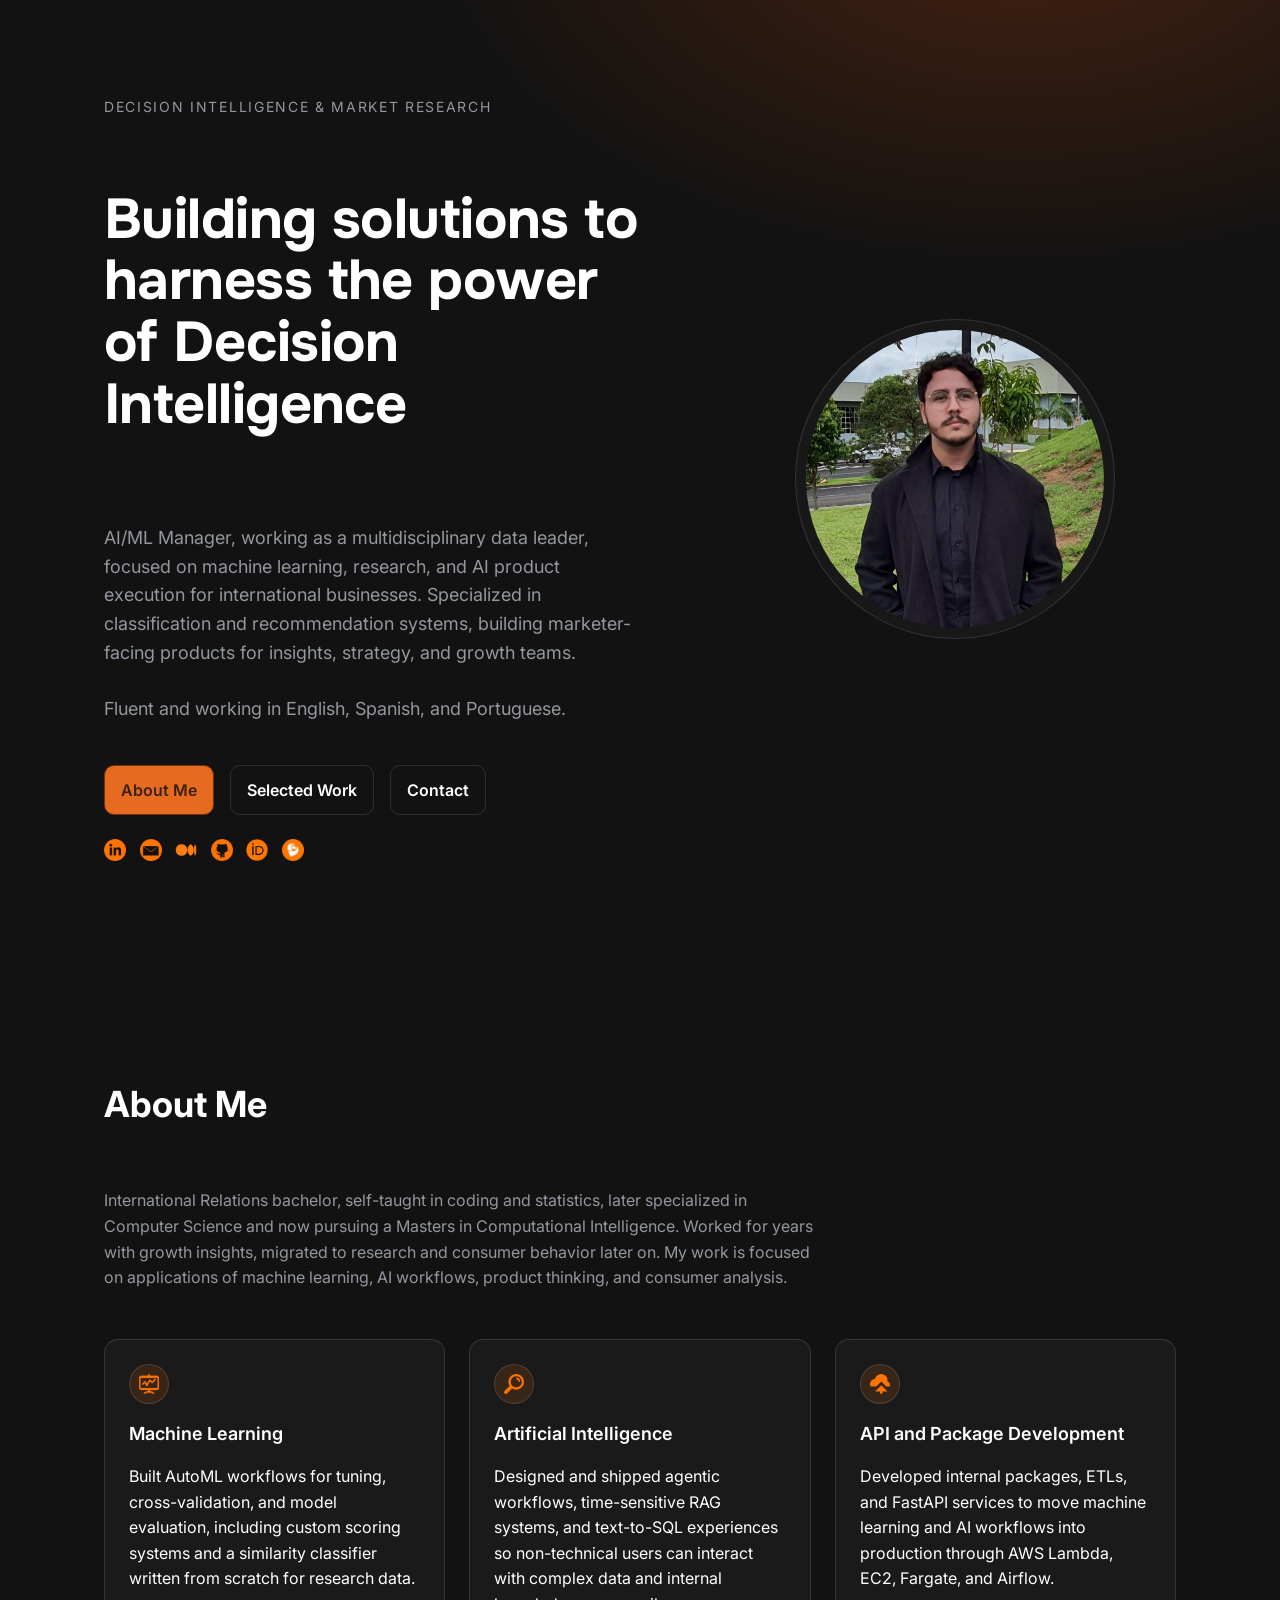
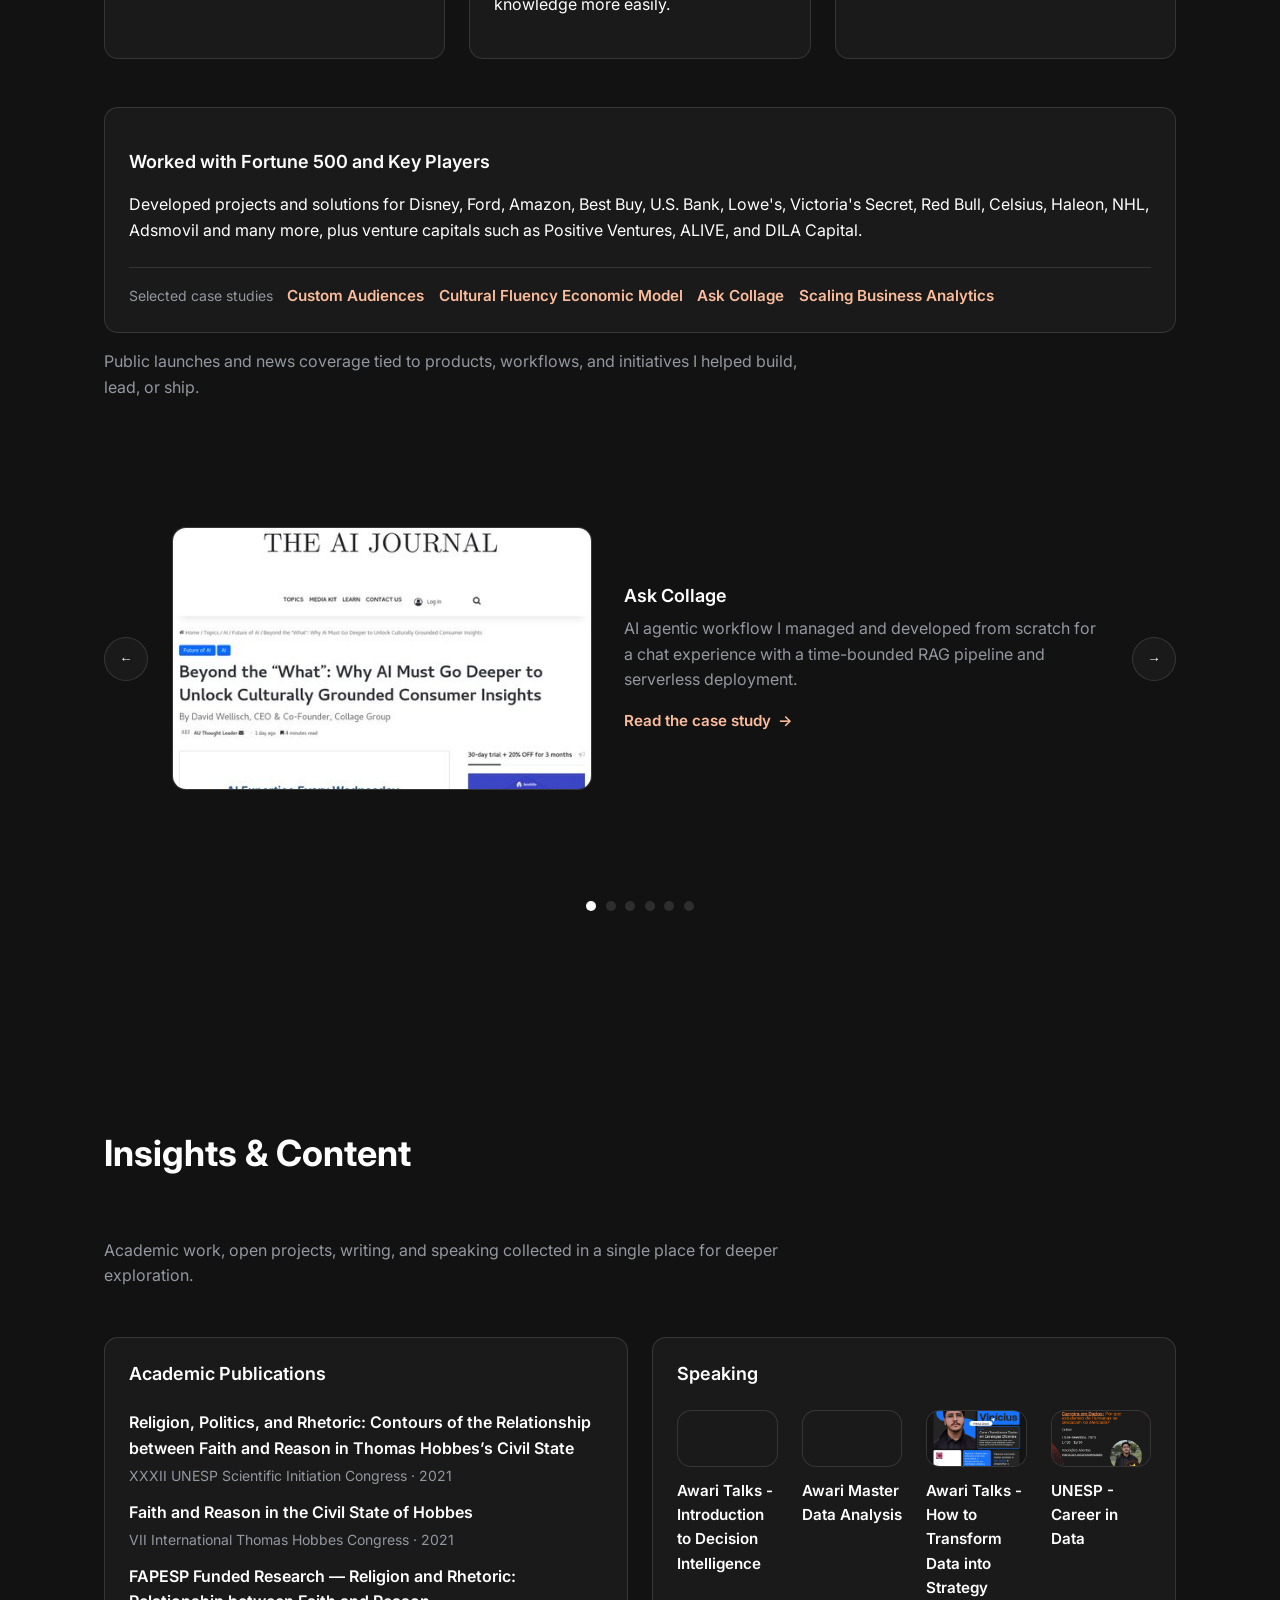
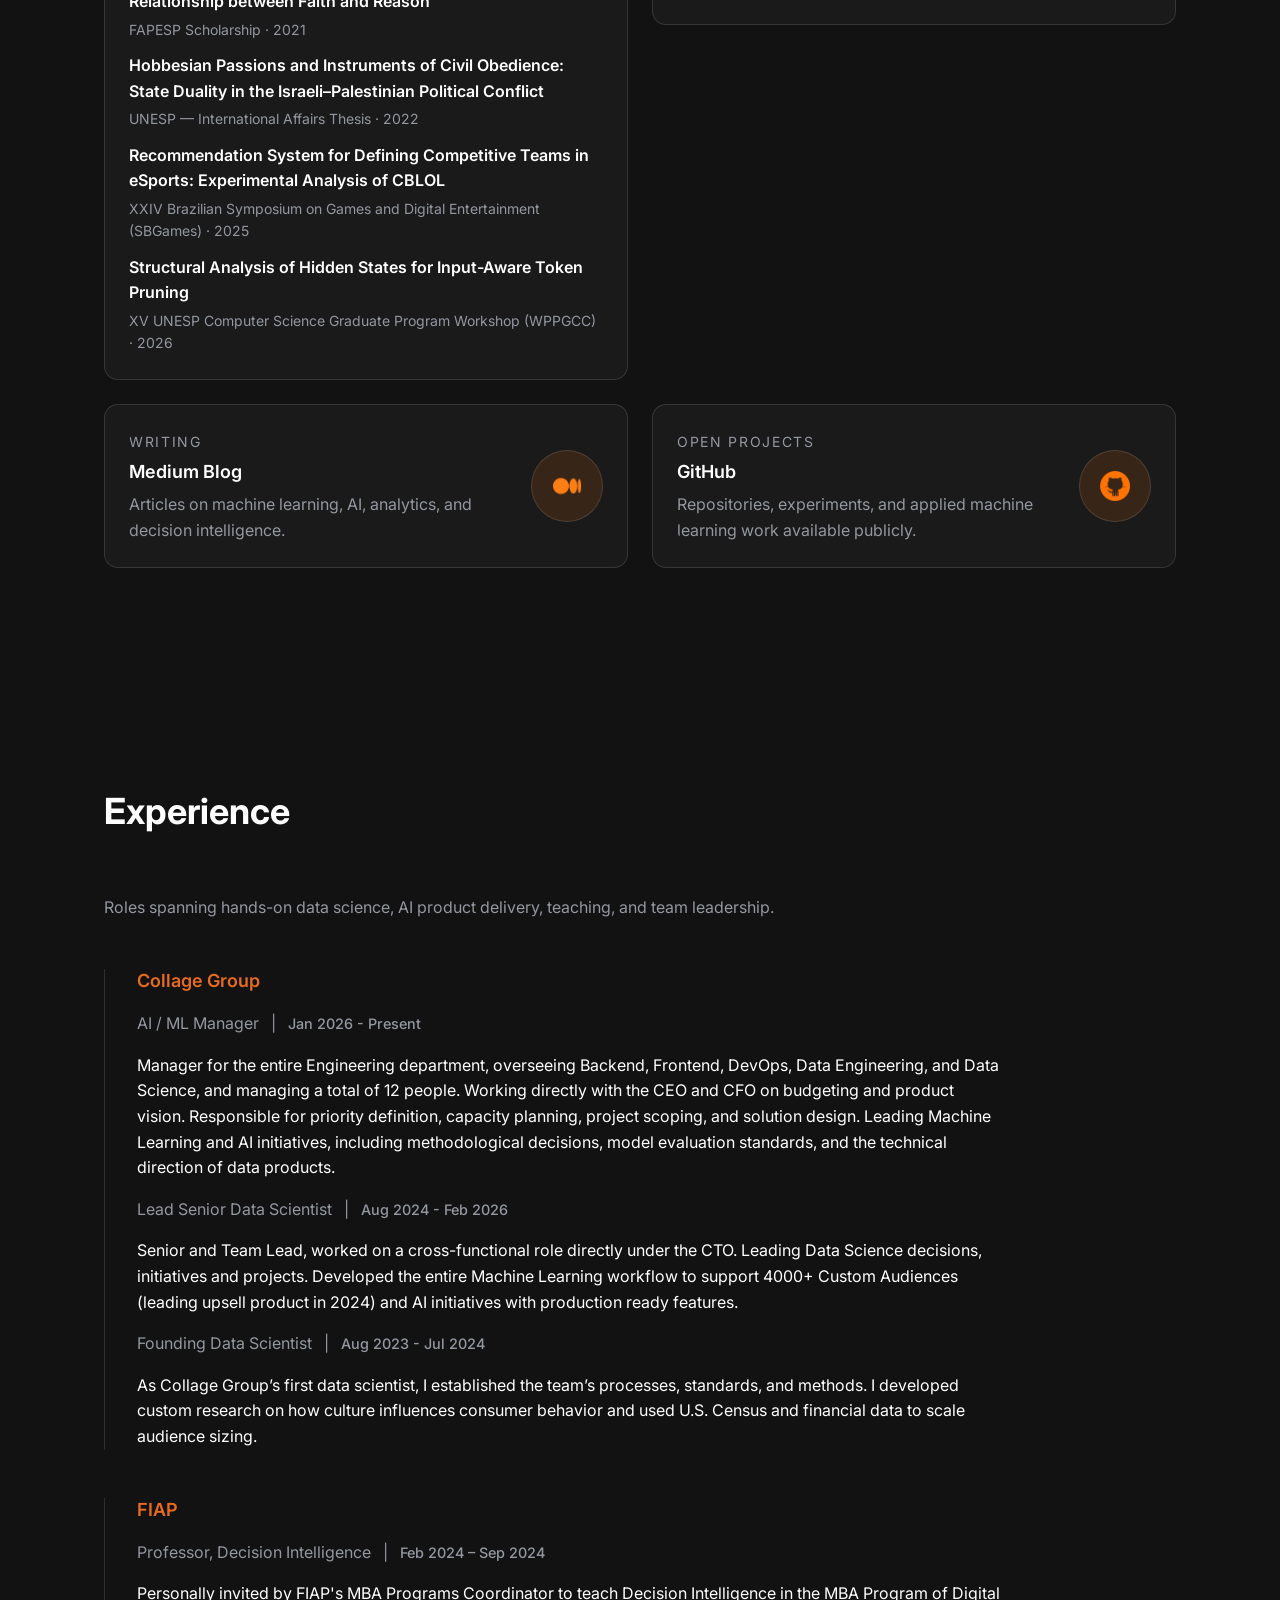
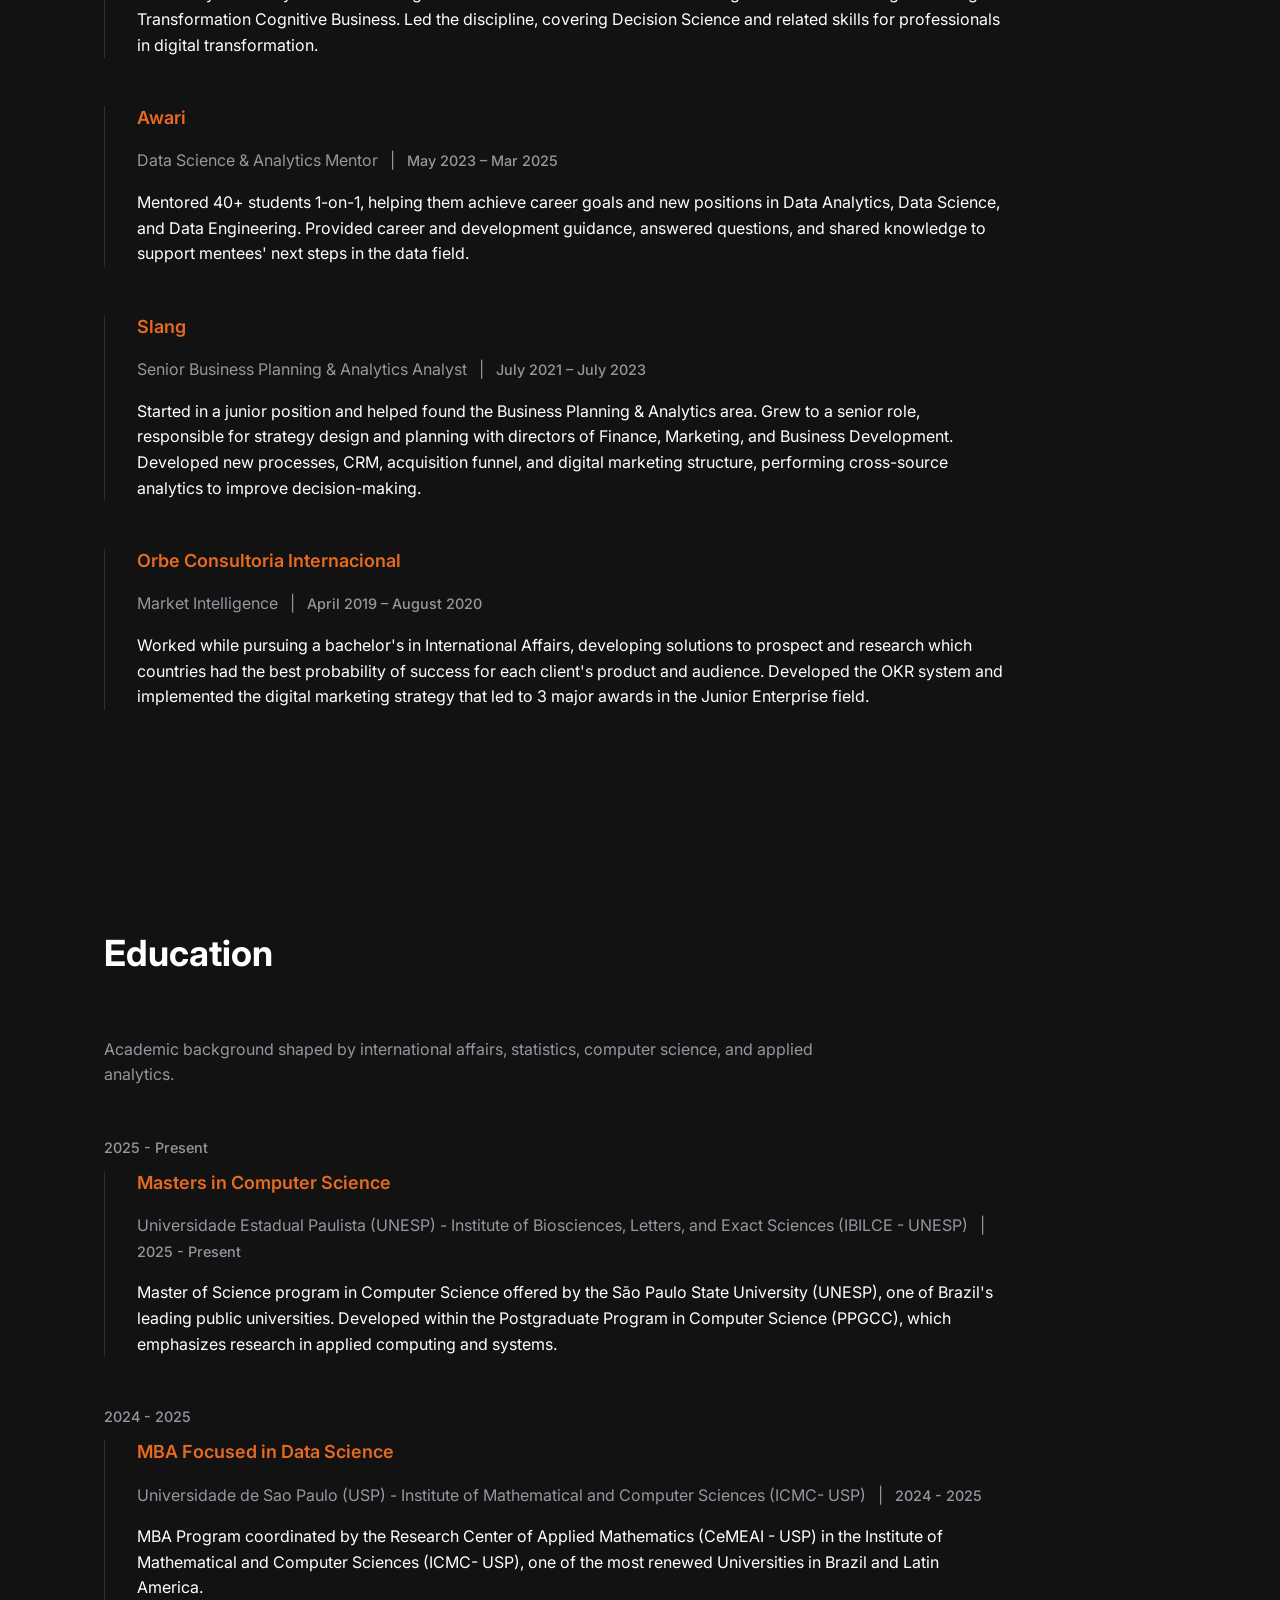
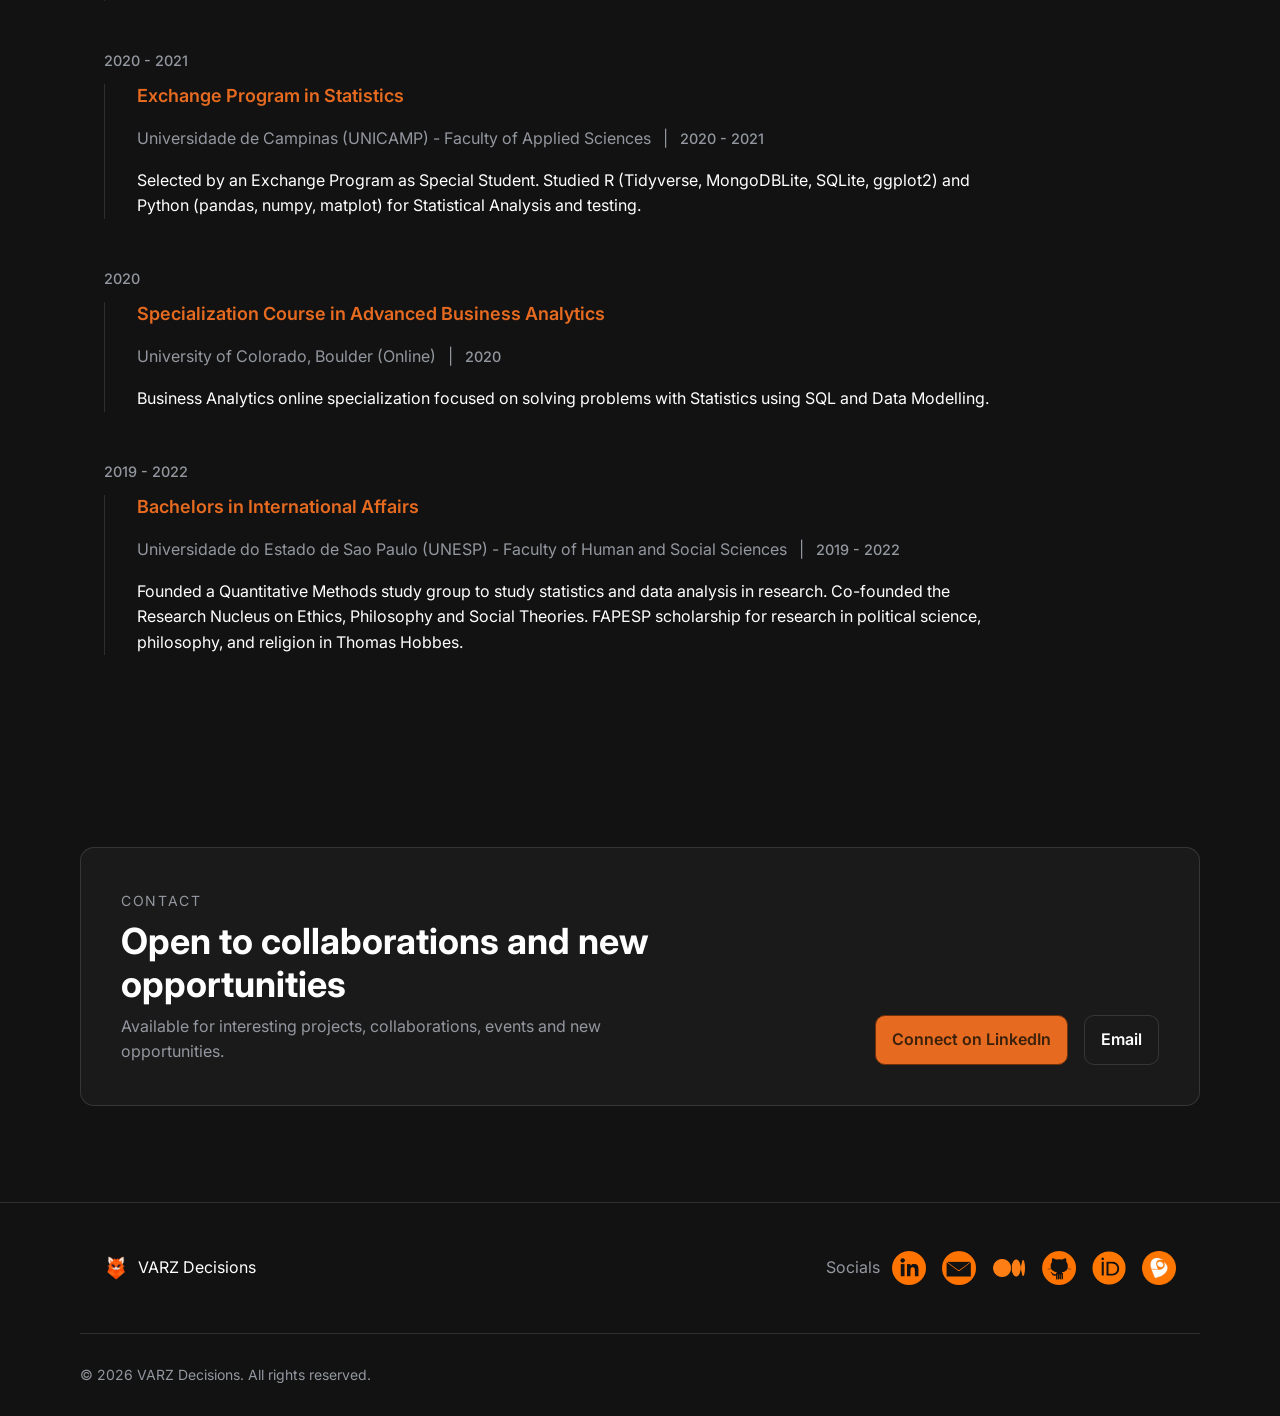
<file: index.html>
<!doctype html>
<html lang="en">
  <head>
    <meta charset="utf-8" />
    <link rel="icon" type="image/png" href="assets/logo.png" />
    <meta name="viewport" content="width=device-width, initial-scale=1" />
    <meta
      name="description"
      content="Decision intelligence, machine learning, and AI product work by Vinicius Antonio Ramos Zecca, creator of VARZ Decisions."
    />
    <meta property="og:title" content="VARZ Decisions" />
    <meta property="og:type" content="website" />
    <meta property="og:description" content="Decision intelligence, machine learning, and AI product work by Vinicius Antonio Ramos Zecca, creator of VARZ Decisions." />
    <meta property="og:url" content="https://varzdecisions.com/" />
    <meta name="theme-color" content="#121212" />
    <link rel="canonical" href="https://varzdecisions.com/" />

    <script type="application/ld+json">
      {
        "@context": "https://schema.org",
        "@graph": [
          {
            "@type": "Person",
            "@id": "https://varzdecisions.com/#person",
            "name": "Vinicius Antonio Ramos Zecca",
            "alternateName": ["Vinicius Ramos", "Vinicius ARZ"],
            "url": "https://varzdecisions.com/",
            "sameAs": [
              "https://www.linkedin.com/in/viniciusarz/",
              "https://viniciusarz.medium.com/",
              "https://github.com/ViniciusARZ",
              "https://orcid.org/0000-0001-8484-1269",
              "http://lattes.cnpq.br/3185350427378710/"
            ]
          },
          {
            "@type": "WebSite",
            "@id": "https://varzdecisions.com/#website",
            "url": "https://varzdecisions.com/",
            "name": "VARZ Decisions",
            "alternateName": ["Varz", "Varz Decisions"],
            "publisher": {"@id": "https://varzdecisions.com/#person"}
          }
        ]
      }
    </script>

    <title>VARZ Decisions</title>

    <link rel="preconnect" href="https://fonts.googleapis.com" />
    <link rel="preconnect" href="https://fonts.gstatic.com" crossorigin />
    <link
      href="https://fonts.googleapis.com/css2?family=Inter:wght@400;500;600;700&family=Onest:wght@600;700&display=swap"
      rel="stylesheet"
    />

    <link rel="stylesheet" href="styles.css" />
    <script src="script.js" defer></script>
  </head>
  <body id="top">
    <a class="skip-link" href="#main">Skip to content</a>

    <main id="main">
      <section id="home" class="section hero page-section">
        <div class="container grid-2 hero-layout">
          <div class="stack gap-l hero-copy">
            <span class="eyebrow">Decision Intelligence & Market Research</span>
            <h1 class="display">
              Building solutions to harness the power of Decision Intelligence
            </h1>
            <p class="lead">
              AI/ML Manager, working as a multidisciplinary data leader, focused on machine learning, research, and AI product execution for international businesses.
              Specialized in classification and recommendation systems, building
              marketer-facing products for insights, strategy, and growth
              teams.<br />
              Fluent and working in English, Spanish, and Portuguese.
            </p>
            <div class="actions">
              <a class="btn primary" href="#about">About Me</a>
              <a class="btn ghost" href="#projects">Selected Work</a>
              <a class="btn ghost" href="#contact">Contact</a>
            </div>
            <div class="hero-socials">
              <a
                href="https://www.linkedin.com/in/viniciusarz/?utm_source=varzdecisions.com"
                target="_blank"
                rel="noopener noreferrer"
                ><img src="assets/linkedin.png" alt="LinkedIn" width="15"
              /></a>
              <a href="mailto:btvarz@gmail.com"
                ><img src="assets/email.png" alt="Email" width="15"
              /></a>
              <a
                href="https://viniciusarz.medium.com/?utm_source=varzdecisions.com"
                target="_blank"
                rel="noopener noreferrer"
                ><img src="assets/medium2.png" alt="Medium" width="15"
              /></a>
              <a
                href="https://github.com/ViniciusARZ/?utm_source=varzdecisions.com"
                target="_blank"
                rel="noopener noreferrer"
                ><img src="assets/github.png" alt="GitHub" width="15"
              /></a>
              <a
                href="https://orcid.org/0000-0001-8484-1269/?utm_source=varzdecisions.com"
                target="_blank"
                rel="noopener noreferrer"
                ><img src="assets/orcid.png" alt="ORCID" width="15"
              /></a>
              <a
                href="http://lattes.cnpq.br/3185350427378710/?utm_source=varzdecisions.com"
                target="_blank"
                rel="noopener noreferrer"
                ><img src="assets/lattes.png" alt="Lattes Curriculum" width="15"
              /></a>
            </div>
          </div>
          <div class="media hero-media" role="img" aria-label="Profile picture">
            <div class="hero-portrait">
              <img src="assets/profile_pic.jpg" alt="Profile picture" />
            </div>
          </div>
        </div>
      </section>

      <section id="about" class="section features page-section">
        <div class="container">
          <div class="section-head">
            <h2 class="h2">About Me</h2>
            <p class="muted">
              International Relations bachelor, self-taught in coding and
              statistics, later specialized in Computer Science and now pursuing
              a Masters in Computational Intelligence. Worked for years with growth insights, migrated to research and consumer behavior later on. My work is focused on applications of machine learning, AI workflows, product thinking,
              and consumer analysis.
            </p>
          </div>
          <div class="grid-3 cards">
            <article class="card">
              <div class="icon-circle">
                <img src="assets/statistics.png" alt="" />
              </div>
              <h3 class="h3">Machine Learning</h3>
              <p>
                Built AutoML workflows for tuning, cross-validation, and model
                evaluation, including custom scoring systems and a similarity
                classifier written from scratch for research data.
              </p>
            </article>
            <article class="card">
              <div class="icon-circle">
                <img src="assets/zoom_lupa.png" alt="" />
              </div>
              <h3 class="h3">Artificial Intelligence</h3>
              <p>
                Designed and shipped agentic workflows, time-sensitive RAG
                systems, and text-to-SQL experiences so non-technical users can
                interact with complex data and internal knowledge more easily.
              </p>
            </article>
            <article class="card">
              <div class="icon-circle">
                <img src="assets/cloud.png" alt="" />
              </div>
              <h3 class="h3">API and Package Development</h3>
              <p>
                Developed internal packages, ETLs, and FastAPI services to move
                machine learning and AI workflows into production through AWS
                Lambda, EC2, Fargate, and Airflow.
              </p>
            </article>
          </div>
          <article class="card about-highlight" id="projects">
            <h3 class="h3">Worked with Fortune 500 and Key Players</h3>
            <p>
              Developed projects and solutions for Disney, Ford, Amazon, Best
              Buy, U.S. Bank, Lowe's, Victoria's Secret, Red Bull, Celsius,
              Haleon, NHL, Adsmovil and many more, plus venture capitals such as
              Positive Ventures, ALIVE, and DILA Capital.
            </p>
            <div class="case-study-index">
              <span class="muted small">Selected case studies</span>
              <a href="case_studies/custom_audiences.html">Custom Audiences</a>
              <a href="case_studies/brand_measurement.html">Cultural Fluency Economic Model</a>
              <a href="case_studies/ask_collage.html">Ask Collage</a>
              <a href="case_studies/business_analytics.html">Scaling Business Analytics</a>
            </div>
          </article>
          <div class="section-head">
            <p class="muted">
              Public launches and news coverage tied to products, workflows, and
              initiatives I helped build, lead, or ship.
            </p>
          </div>
          <div class="release-slider" data-slider>
            <button
              class="slider-arrow"
              type="button"
              aria-label="Previous release"
              data-slider-direction="-1"
            >
              &#8592;
            </button>
            <div class="release-viewport">
              <article class="release-slide is-active">
                <a
                  class="release-media"
                  href="https://aijourn.com/beyond-the-what-why-ai-must-go-deeper-to-unlock-culturally-grounded-consumer-insights/"
                  target="_blank"
                  rel="noopener noreferrer"
                >
                  <img
                    src="assets/PR/collage_askcollage_aijournal.png"
                    alt="Ask Collage coverage on The AI Journal"
                  />
                </a>
                <div class="release-copy">
                  <h3 class="h3">
                    <a
                      href="https://aijourn.com/beyond-the-what-why-ai-must-go-deeper-to-unlock-culturally-grounded-consumer-insights/"
                      target="_blank"
                      rel="noopener noreferrer"
                      >Ask Collage</a
                    >
                  </h3>
                  <p>
                    AI agentic workflow I managed and developed from scratch for
                    a chat experience with a time-bounded RAG pipeline and
                    serverless deployment.
                  </p>
                  <a class="case-study-link" href="case_studies/ask_collage.html"
                    >Read the case study <span aria-hidden="true">→</span></a
                  >
                </div>
              </article>

              <article class="release-slide">
                <a
                  class="release-media"
                  href="https://www.globenewswire.com/news-release/2025/10/28/3175486/0/en/Introducing-Ask-Collage-the-Next-Level-of-AI-Powered-Cultural-Intelligence.html"
                  target="_blank"
                  rel="noopener noreferrer"
                >
                  <img
                    src="assets/PR/collage_askcollage_globenewswire.png"
                    alt="Ask Collage coverage on GlobeNewswire"
                  />
                </a>
                <div class="release-copy">
                  <h3 class="h3">
                    <a
                      href="https://www.globenewswire.com/news-release/2025/10/28/3175486/0/en/Introducing-Ask-Collage-the-Next-Level-of-AI-Powered-Cultural-Intelligence.html"
                      target="_blank"
                      rel="noopener noreferrer"
                      >Ask Collage Release</a
                    >
                  </h3>
                  <p>
                    AI workflow I led and developed from scratch for a
                    production chat product with grounded retrieval and clear,
                    reliable outputs.
                  </p>
                  <a class="case-study-link" href="case_studies/ask_collage.html"
                    >Read the case study <span aria-hidden="true">→</span></a
                  >
                </div>
              </article>

              <article class="release-slide">
                <a
                  class="release-media"
                  href="https://www.alive-ventures.com/post/slang-closes-a-us-14-million-series-a-funding-round-led-by-dila-capital-and-alive-ventures"
                  target="_blank"
                  rel="noopener noreferrer"
                >
                  <img src="assets/PR/slang_seriesa.png" alt="Slang Series A Round" />
                </a>
                <div class="release-copy">
                  <h3 class="h3">
                    <a
                      href="https://www.alive-ventures.com/post/slang-closes-a-us-14-million-series-a-funding-round-led-by-dila-capital-and-alive-ventures"
                      target="_blank"
                      rel="noopener noreferrer"
                      >Slang Series A Round</a
                    >
                  </h3>
                  <p>
                    Worked under the CEO and Business Planning manager to
                    support financial, sales, and investor reporting models
                    during the funding round.
                  </p>
                  <a class="case-study-link" href="case_studies/business_analytics.html"
                    >Scaling Business Analytics <span aria-hidden="true">→</span></a
                  >
                </div>
              </article>

              <article class="release-slide">
                <a
                  class="release-media"
                  href="https://www.collagegroup.com/brief-builder/"
                  target="_blank"
                  rel="noopener noreferrer"
                >
                  <img
                    src="assets/PR/collage_briefbuilder.png"
                    alt="Collage BriefBuilder"
                  />
                </a>
                <div class="release-copy">
                  <h3 class="h3">
                    <a
                      href="https://www.collagegroup.com/brief-builder/"
                      target="_blank"
                      rel="noopener noreferrer"
                      >Collage BriefBuilder</a
                    >
                  </h3>
                  <p>
                    Led the team, technical decisions, and experimentation for
                    BriefBuilder, an AI Agentic Workflow for building marketing briefs from research data, while also helping shape the go-to-market
                    strategy.
                  </p>
                </div>
              </article>

              <article class="release-slide">
                <a
                  class="release-media"
                  href="https://www.mrweb.com/drno/news37421.htm"
                  target="_blank"
                  rel="noopener noreferrer"
                >
                  <img
                    src="assets/PR/collage_audiences.png"
                    alt="Audience Profiles release"
                  />
                </a>
                <div class="release-copy">
                  <h3 class="h3">
                    <a
                      href="https://www.mrweb.com/drno/news37421.htm"
                      target="_blank"
                      rel="noopener noreferrer"
                      >Audience Profiles</a
                    >
                  </h3>
                  <p>
                    Built, designed, and managed the ML pipelines that enabled
                    custom audiences from research data, serving more than 4,000
                    audiences to Fortune 500 clients.
                  </p>
                  <a class="case-study-link" href="case_studies/custom_audiences.html"
                    >Read the case study <span aria-hidden="true">→</span></a
                  >
                </div>
              </article>

              <article class="release-slide">
                <a
                  class="release-media"
                  href="https://www.globenewswire.com/news-release/2025/07/16/3116740/0/en/Collage-Group-Unveils-New-Growth-Audience-Innovations-that-Give-Brands-an-Unparalleled-Advantage-in-Building-Relevance-while-Achieving-Higher-Media-Efficiency.html"
                  target="_blank"
                  rel="noopener noreferrer"
                >
                  <img
                    src="assets/PR/collage_growth_audiences.png"
                    alt="Growth Audiences release"
                  />
                </a>
                <div class="release-copy">
                  <h3 class="h3">
                    <a
                      href="https://www.globenewswire.com/news-release/2025/07/16/3116740/0/en/Collage-Group-Unveils-New-Growth-Audience-Innovations-that-Give-Brands-an-Unparalleled-Advantage-in-Building-Relevance-while-Achieving-Higher-Media-Efficiency.html"
                      target="_blank"
                      rel="noopener noreferrer"
                      >Growth Audiences Release</a
                    >
                  </h3>
                  <p>
                    Built and designed the methodology around Growth Audiences,
                    along with the product that enables them for clients.
                  </p>
                </div>
              </article>
            </div>
            <button
              class="slider-arrow"
              type="button"
              aria-label="Next release"
              data-slider-direction="1"
            >
              &#8594;
            </button>
          </div>
          <div class="slider-dots" aria-label="Release navigation">
            <button class="slider-dot is-active" type="button" aria-label="Go to release 1" data-slider-dot="0"></button>
            <button class="slider-dot" type="button" aria-label="Go to release 2" data-slider-dot="1"></button>
            <button class="slider-dot" type="button" aria-label="Go to release 3" data-slider-dot="2"></button>
            <button class="slider-dot" type="button" aria-label="Go to release 4" data-slider-dot="3"></button>
            <button class="slider-dot" type="button" aria-label="Go to release 5" data-slider-dot="4"></button>
            <button class="slider-dot" type="button" aria-label="Go to release 6" data-slider-dot="5"></button>
          </div>
        </div>
      </section>

      <section id="insights" class="section writing page-section">
        <div class="container">
          <div class="section-head">
            <h2 class="h2">Insights & Content</h2>
            <p class="muted">
              Academic work, open projects, writing, and speaking collected in a
              single place for deeper exploration.
            </p>
          </div>
          <div class="insights-layout">
            <div class="insights-column">
              <section class="insight-panel">
                <h3 class="h3">Academic Publications</h3>
                <ul class="list-pubs">
                  <li>
                    <a
                      href="https://www.even3.com.br/anais/xxxiicicunesp/285188-religiao-politica-e-retorica--contornos-da-relacao-entre-fe-e-razao-no-estado-civil-de-thomas-hobbes/"
                      target="_blank"
                      rel="noopener noreferrer"
                    >
                      Religion, Politics, and Rhetoric: Contours of the Relationship
                      between Faith and Reason in Thomas Hobbes’s Civil State
                    </a>
                    <div class="pub-meta small muted">
                      XXXII UNESP Scientific Initiation Congress · 2021
                    </div>
                  </li>
                  <li>
                    <a
                      href="https://www.youtube.com/watch?v=Z4myyS8PcbU&t=1390s"
                      target="_blank"
                      rel="noopener noreferrer"
                    >
                      Faith and Reason in the Civil State of Hobbes
                    </a>
                    <div class="pub-meta small muted">
                      VII International Thomas Hobbes Congress · 2021
                    </div>
                  </li>
                  <li>
                    <a
                      href="https://bv.fapesp.br/pt/pesquisador/710502/vinicius-antonio-ramos-zecca/"
                      target="_blank"
                      rel="noopener noreferrer"
                    >
                      FAPESP Funded Research — Religion and Rhetoric: Relationship
                      between Faith and Reason
                    </a>
                    <div class="pub-meta small muted">
                      FAPESP Scholarship · 2021
                    </div>
                  </li>
                  <li>
                    <span class="pub-title"
                      >Hobbesian Passions and Instruments of Civil Obedience: State
                      Duality in the Israeli–Palestinian Political Conflict</span
                    >
                    <div class="pub-meta small muted">
                      UNESP — International Affairs Thesis · 2022
                    </div>
                  </li>
                  <li>
                    <a
                      href="https://sol.sbc.org.br/index.php/sbgames_estendido/article/view/37113"
                      target="_blank"
                      rel="noopener noreferrer"
                    >
                      Recommendation System for Defining Competitive Teams in eSports:
                      Experimental Analysis of CBLOL
                    </a>
                    <div class="pub-meta small muted">
                      XXIV Brazilian Symposium on Games and Digital Entertainment
                      (SBGames) · 2025
                    </div>
                  </li>
                  <li>
                    <span class="pub-title"
                      >Structural Analysis of Hidden States for Input-Aware Token
                      Pruning</span
                    >
                    <div class="pub-meta small muted">
                      XV UNESP Computer Science Graduate Program Workshop
                      (WPPGCC) · 2026
                    </div>
                  </li>
                </ul>
              </section>
            </div>

            <div class="insights-column">
              <section class="insight-panel">
                <h3 class="h3">Speaking</h3>
                <div class="content-grid speaking-grid-compact">
                  <div class="item">
                    <div class="embed is-16x9">
                      <iframe
                        src="https://www.youtube.com/embed/NdoY6GFVgtU"
                        title="Awari Talks - Introduction to Decision Intelligence"
                        allowfullscreen
                        loading="lazy"
                      ></iframe>
                    </div>
                    <h4 class="embed-title">
                      <a
                        href="https://www.youtube.com/watch?v=NdoY6GFVgtU"
                        target="_blank"
                        rel="noopener noreferrer"
                        >Awari Talks - Introduction to Decision Intelligence</a
                      >
                    </h4>
                  </div>

                  <div class="item">
                    <div class="embed is-16x9">
                      <iframe
                        src="https://open.spotify.com/embed/episode/6sKJpKjs3yxEi7SpNzlreQ/video?utm_source=generator"
                        title="Awari Master Data Analysis"
                        allow="autoplay; clipboard-write; encrypted-media; fullscreen; picture-in-picture"
                        loading="lazy"
                      ></iframe>
                    </div>
                    <h4 class="embed-title">
                      <a
                        href="https://open.spotify.com/episode/6sKJpKjs3yxEi7SpNzlreQ"
                        target="_blank"
                        rel="noopener noreferrer"
                        >Awari Master Data Analysis</a
                      >
                    </h4>
                  </div>

                  <div class="item">
                    <a
                      class="embed is-16x9"
                      href="https://www.linkedin.com/feed/update/urn:li:share:7094371770639560705/"
                      target="_blank"
                      rel="noopener noreferrer"
                    >
                      <img
                        src="assets/speaking_awari_linkedin.png"
                        alt="Awari Talks - How to transform Data into Strategy"
                      />
                    </a>
                    <h4 class="embed-title">
                      Awari Talks - How to Transform Data into Strategy
                    </h4>
                  </div>

                  <div class="item">
                    <a
                      class="embed is-16x9"
                      href="https://www.linkedin.com/feed/update/urn:li:share:7106301544949518337/"
                      target="_blank"
                      rel="noopener noreferrer"
                    >
                      <img
                        src="assets/speaking_unesp_linkedin.png"
                        alt="UNESP - Career in Data"
                      />
                    </a>
                    <h4 class="embed-title">UNESP - Career in Data</h4>
                  </div>
                </div>
              </section>
            </div>

            <div class="feature-pair">
              <section class="insight-panel insight-panel-compact">
                <a
                  class="medium-feature"
                  href="https://viniciusarz.medium.com/"
                  target="_blank"
                  rel="noopener noreferrer"
                >
                  <div class="medium-feature-copy">
                    <span class="eyebrow">Writing</span>
                    <h4 class="h3">Medium Blog</h4>
                    <p class="muted">
                      Articles on machine learning, AI, analytics, and decision
                      intelligence.
                    </p>
                  </div>
                  <div class="medium-feature-mark" aria-hidden="true">
                    <img src="assets/medium2.png" alt="" class="medium-feature-icon" />
                  </div>
                </a>
              </section>

              <section class="insight-panel insight-panel-compact">
                <a
                  class="medium-feature"
                  href="https://github.com/ViniciusARZ"
                  target="_blank"
                  rel="noopener noreferrer"
                >
                  <div class="medium-feature-copy">
                    <span class="eyebrow">Open Projects</span>
                    <h4 class="h3">GitHub</h4>
                    <p class="muted">
                      Repositories, experiments, and applied machine learning
                      work available publicly.
                    </p>
                  </div>
                  <div class="medium-feature-mark" aria-hidden="true">
                    <img src="assets/github.png" alt="" class="medium-feature-icon" />
                  </div>
                </a>
              </section>
            </div>
          </div>
        </div>
      </section>

      <section id="experience" class="section features page-section">
        <div class="container">
          <div class="section-head">
            <h2 class="h2">Experience</h2>
            <p class="muted">
              Roles spanning hands-on data science, AI product delivery,
              teaching, and team leadership.
            </p>
          </div>
          <div class="timeline">
            <div class="timeline-item" id="collage-group-experience">
              <div class="timeline-content">
                <h3 class="h3">
                  <a
                    href="https://www.collagegroup.com/"
                    target="_blank"
                    rel="noopener noreferrer"
                    >Collage Group</a
                  >
                </h3>
                <p class="muted">
                  AI / ML Manager
                  <span aria-hidden="true" style="padding: 0 0.5em">&#124;</span>
                  <span class="timeline-date">Jan 2026 - Present</span>
                </p>
                <p>
                  Manager for the entire Engineering department, overseeing
                  Backend, Frontend, DevOps, Data Engineering, and Data Science,
                  and managing a total of 12 people. Working directly with the
                  CEO and CFO on budgeting and product vision. Responsible for
                  priority definition, capacity planning, project scoping, and
                  solution design. Leading Machine Learning and AI initiatives,
                  including methodological decisions, model evaluation standards,
                  and the technical direction of data products.
                </p>
                <p class="muted" style="margin-top: 1rem">
                  Lead Senior Data Scientist
                  <span aria-hidden="true" style="padding: 0 0.5em">&#124;</span>
                  <span class="timeline-date">Aug 2024 - Feb 2026</span>
                </p>
                <p>
                  Senior and Team Lead, worked on a cross-functional role
                  directly under the CTO. Leading Data Science decisions,
                  initiatives and projects. Developed the entire Machine
                  Learning workflow to support 4000+ Custom Audiences (leading
                  upsell product in 2024) and AI initiatives with production
                  ready features.
                </p>
                <p class="muted" style="margin-top: 1rem">
                  Founding Data Scientist
                  <span aria-hidden="true" style="padding: 0 0.5em">&#124;</span>
                  <span class="timeline-date">Aug 2023 - Jul 2024</span>
                </p>
                <p>
                  As Collage Group’s first data scientist, I established the
                  team’s processes, standards, and methods. I developed custom
                  research on how culture influences consumer behavior and used
                  U.S. Census and financial data to scale audience sizing.
                </p>
              </div>
            </div>
            <div class="timeline-item" id="slang-experience">
              <div class="timeline-content">
                <h3 class="h3">
                  <a
                    href="https://www.fiap.com.br/?utm_source=varzdecisions.com"
                    target="_blank"
                    rel="noopener noreferrer"
                    >FIAP</a
                  >
                </h3>
                <p class="muted">
                  Professor, Decision Intelligence
                  <span aria-hidden="true" style="padding: 0 0.5em">&#124;</span>
                  <span class="timeline-date">Feb 2024 – Sep 2024</span>
                </p>
                <p>
                  Personally invited by FIAP's MBA Programs Coordinator to
                  teach Decision Intelligence in the MBA Program of Digital
                  Transformation Cognitive Business. Led the discipline,
                  covering Decision Science and related skills for professionals
                  in digital transformation.
                </p>
              </div>
            </div>
            <div class="timeline-item">
              <div class="timeline-content">
                <h3 class="h3">
                  <a
                    href="https://www.awari.com.br/?utm_source=varzdecisions.com"
                    target="_blank"
                    rel="noopener noreferrer"
                    >Awari</a
                  >
                </h3>
                <p class="muted">
                  Data Science & Analytics Mentor
                  <span aria-hidden="true" style="padding: 0 0.5em">&#124;</span>
                  <span class="timeline-date">May 2023 – Mar 2025</span>
                </p>
                <p>
                  Mentored 40+ students 1-on-1, helping them achieve career
                  goals and new positions in Data Analytics, Data Science, and
                  Data Engineering. Provided career and development guidance,
                  answered questions, and shared knowledge to support mentees'
                  next steps in the data field.
                </p>
              </div>
            </div>
            <div class="timeline-item">
              <div class="timeline-content">
                <h3 class="h3">
                  <a
                    href="https://www.slang.com/"
                    target="_blank"
                    rel="noopener noreferrer"
                    >Slang</a
                  >
                </h3>
                <p class="muted">
                  Senior Business Planning & Analytics Analyst
                  <span aria-hidden="true" style="padding: 0 0.5em">&#124;</span>
                  <span class="timeline-date">July 2021 – July 2023</span>
                </p>
                <p>
                  Started in a junior position and helped found the Business
                  Planning & Analytics area. Grew to a senior role, responsible
                  for strategy design and planning with directors of Finance,
                  Marketing, and Business Development. Developed new processes,
                  CRM, acquisition funnel, and digital marketing structure,
                  performing cross-source analytics to improve decision-making.
                </p>
              </div>
            </div>
            <div class="timeline-item">
              <div class="timeline-content">
                <h3 class="h3">
                  <a
                    href="https://www.orbe-ri.com/?utm_source=varzdecisions.com"
                    target="_blank"
                    rel="noopener noreferrer"
                    >Orbe Consultoria Internacional</a
                  >
                </h3>
                <p class="muted">
                  Market Intelligence
                  <span aria-hidden="true" style="padding: 0 0.5em">&#124;</span>
                  <span class="timeline-date">April 2019 – August 2020</span>
                </p>
                <p>
                  Worked while pursuing a bachelor's in International Affairs,
                  developing solutions to prospect and research which countries
                  had the best probability of success for each client's product
                  and audience. Developed the OKR system and implemented the
                  digital marketing strategy that led to 3 major awards in the
                  Junior Enterprise field.
                </p>
              </div>
            </div>
          </div>
        </div>
      </section>

      <section id="education" class="section features page-section">
        <div class="container">
          <div class="section-head">
            <h2 class="h2">Education</h2>
            <p class="muted">
              Academic background shaped by international affairs, statistics,
              computer science, and applied analytics.
            </p>
          </div>
          <div class="timeline">
            <div class="timeline-item">
              <div class="timeline-date">2025 - Present</div>
              <div class="timeline-content">
                <h3 class="h3">Masters in Computer Science</h3>
                <p class="muted">
                  Universidade Estadual Paulista (UNESP) - Institute of
                  Biosciences, Letters, and Exact Sciences (IBILCE - UNESP)
                  <span aria-hidden="true" style="padding: 0 0.5em">&#124;</span>
                  <span class="timeline-date">2025 - Present</span>
                </p>
                <p>
                  Master of Science program in Computer Science offered by the
                  São Paulo State University (UNESP), one of Brazil's leading
                  public universities. Developed within the Postgraduate Program
                  in Computer Science (PPGCC), which emphasizes research in
                  applied computing and systems.
                </p>
              </div>
            </div>
            <div class="timeline-item">
              <div class="timeline-date">2024 - 2025</div>
              <div class="timeline-content">
                <h3 class="h3">MBA Focused in Data Science</h3>
                <p class="muted">
                  Universidade de Sao Paulo (USP) - Institute of Mathematical
                  and Computer Sciences (ICMC- USP)
                  <span aria-hidden="true" style="padding: 0 0.5em">&#124;</span>
                  <span class="timeline-date">2024 - 2025</span>
                </p>
                <p>
                  MBA Program coordinated by the Research Center of Applied
                  Mathematics (CeMEAI - USP) in the Institute of Mathematical
                  and Computer Sciences (ICMC- USP), one of the most renewed
                  Universities in Brazil and Latin America.
                </p>
              </div>
            </div>
            <div class="timeline-item">
              <div class="timeline-date">2020 - 2021</div>
              <div class="timeline-content">
                <h3 class="h3">Exchange Program in Statistics</h3>
                <p class="muted">
                  Universidade de Campinas (UNICAMP) - Faculty of Applied
                  Sciences
                  <span aria-hidden="true" style="padding: 0 0.5em">&#124;</span>
                  <span class="timeline-date">2020 - 2021</span>
                </p>
                <p>
                  Selected by an Exchange Program as Special Student. Studied R
                  (Tidyverse, MongoDBLite, SQLite, ggplot2) and Python (pandas,
                  numpy, matplot) for Statistical Analysis and testing.
                </p>
              </div>
            </div>
            <div class="timeline-item">
              <div class="timeline-date">2020</div>
              <div class="timeline-content">
                <h3 class="h3">
                  Specialization Course in Advanced Business Analytics
                </h3>
                <p class="muted">
                  University of Colorado, Boulder (Online)
                  <span aria-hidden="true" style="padding: 0 0.5em">&#124;</span>
                  <span class="timeline-date">2020</span>
                </p>
                <p>
                  Business Analytics online specialization focused on solving
                  problems with Statistics using SQL and Data Modelling.
                </p>
              </div>
            </div>
            <div class="timeline-item">
              <div class="timeline-date">2019 - 2022</div>
              <div class="timeline-content">
                <h3 class="h3">Bachelors in International Affairs</h3>
                <p class="muted">
                  Universidade do Estado de Sao Paulo (UNESP) - Faculty of Human
                  and Social Sciences
                  <span aria-hidden="true" style="padding: 0 0.5em">&#124;</span>
                  <span class="timeline-date">2019 - 2022</span>
                </p>
                <p>
                  Founded a Quantitative Methods study group to study statistics
                  and data analysis in research. Co-founded the Research
                  Nucleus on Ethics, Philosophy and Social Theories. FAPESP
                  scholarship for research in political science, philosophy, and
                  religion in Thomas Hobbes.
                </p>
              </div>
            </div>
          </div>
        </div>
      </section>

      <section id="contact" class="section cta page-section">
        <div class="container cta-inner">
          <div class="cta-copy">
            <span class="eyebrow">Contact</span>
            <h2 class="h2">Open to collaborations and new opportunities</h2>
            <p class="muted">
              Available for interesting projects, collaborations, events and new opportunities.
            </p>
          </div>
          <div class="cta-actions">
            <a
              class="btn primary"
              href="https://www.linkedin.com/in/viniciusarz/"
              aria-label="Contact on LinkedIn"
              target="_blank"
              rel="noopener noreferrer"
              >Connect on LinkedIn</a
            >
            <a class="btn ghost" href="mailto:btvarz@gmail.com">Email</a>
          </div>
        </div>
      </section>
    </main>

    <div id="site-footer"></div>
  </body>
</html>
</file>
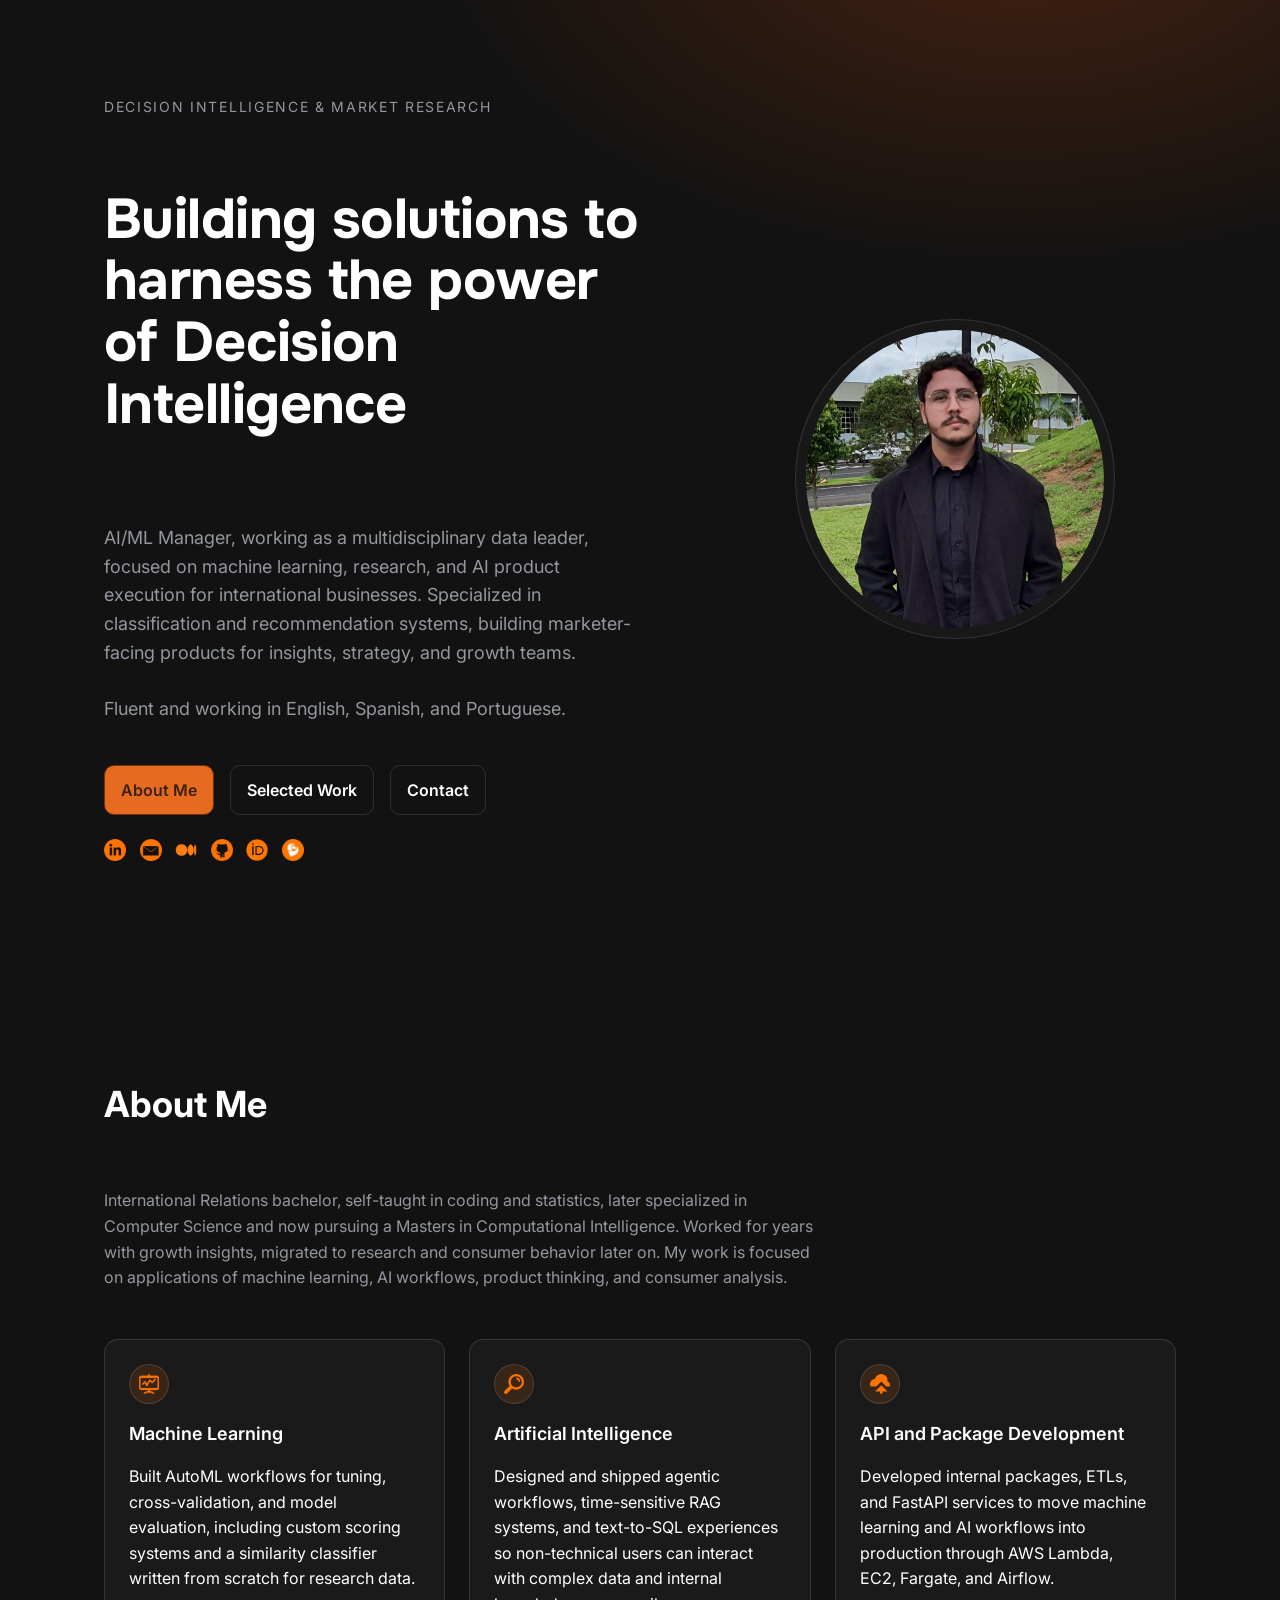
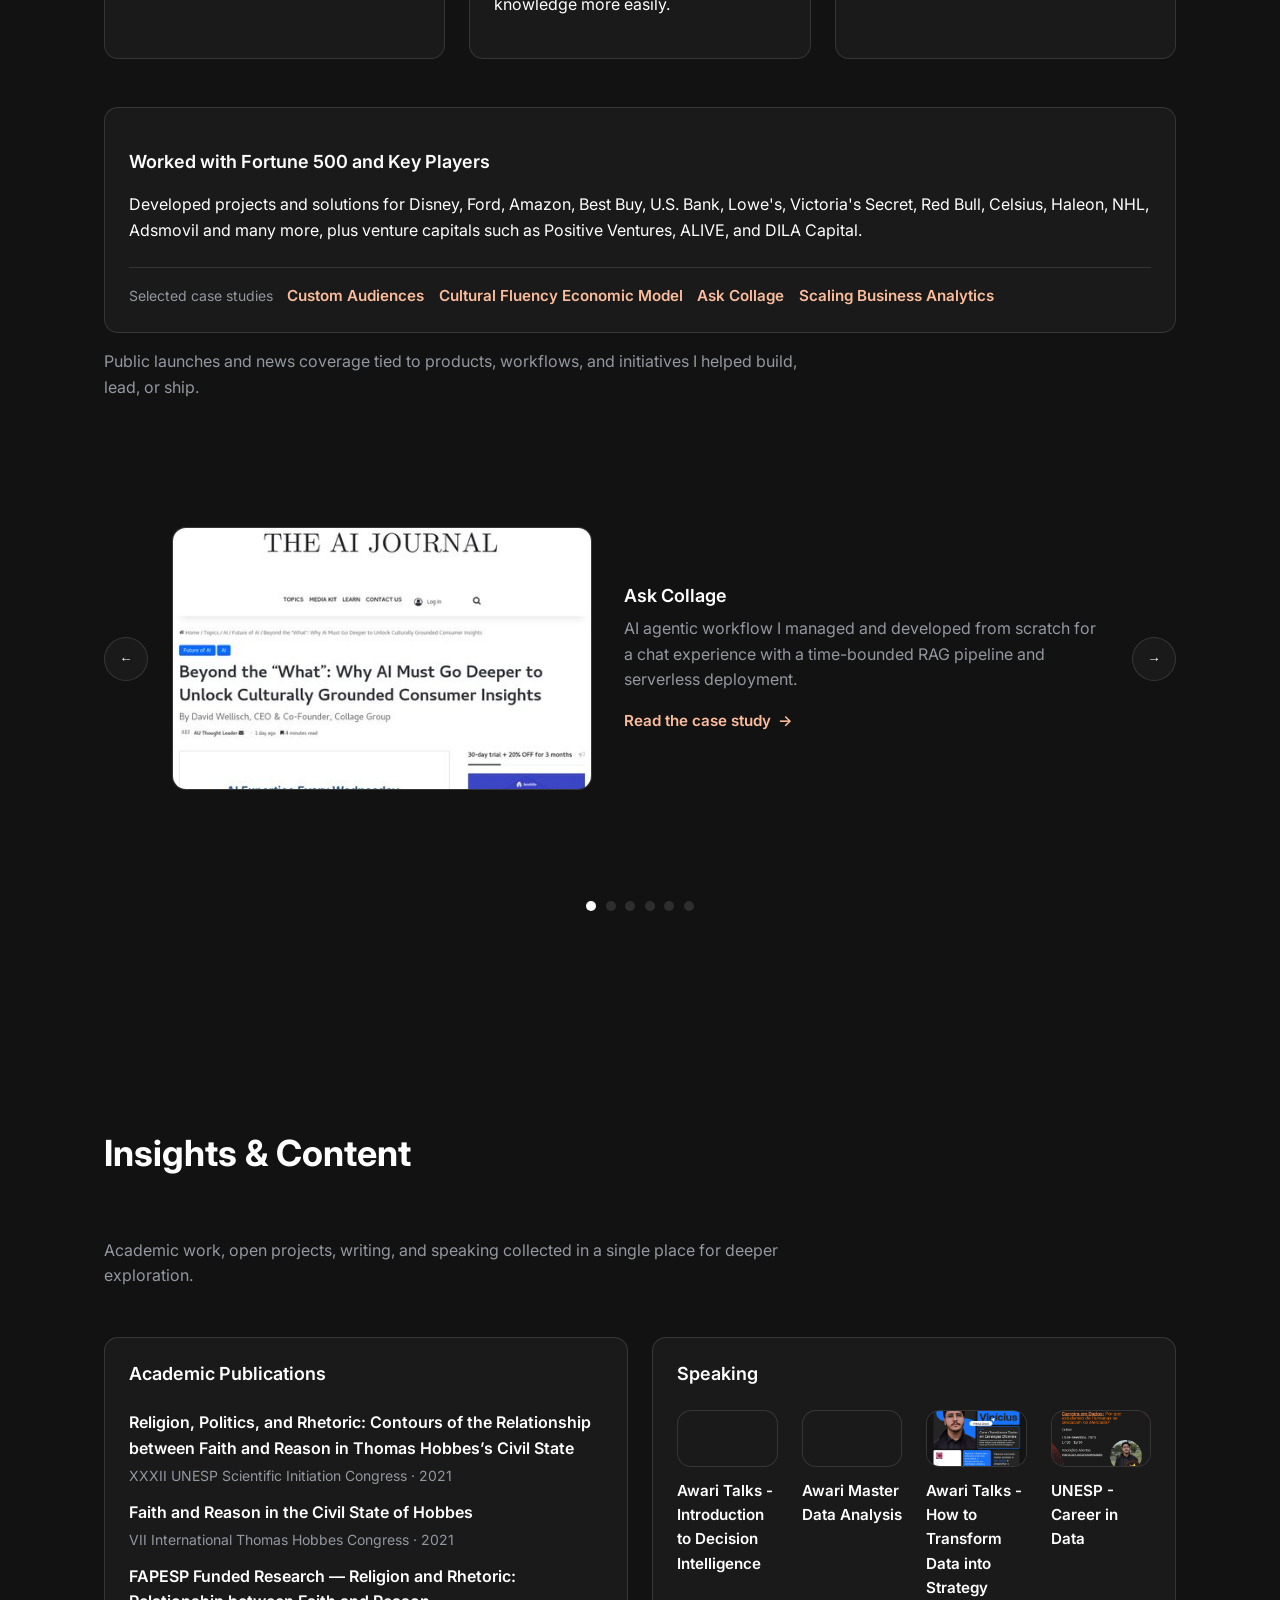
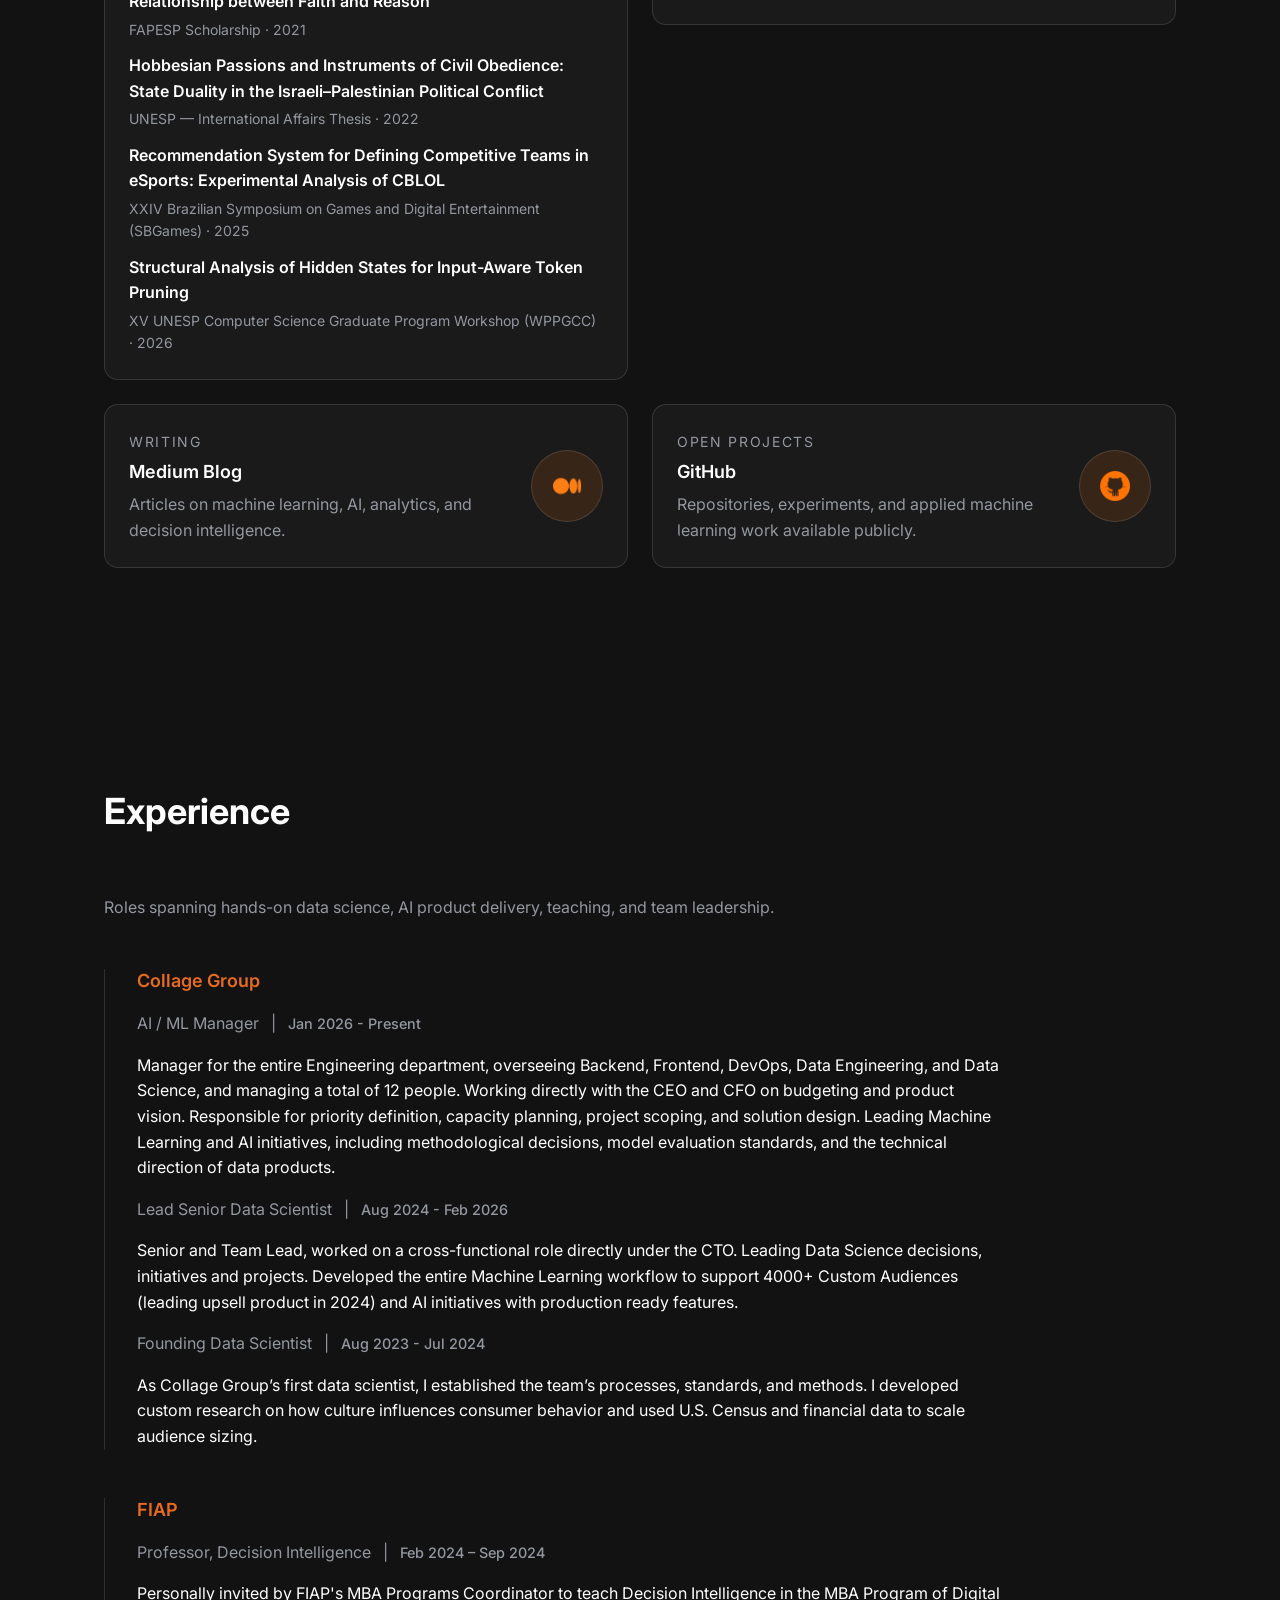
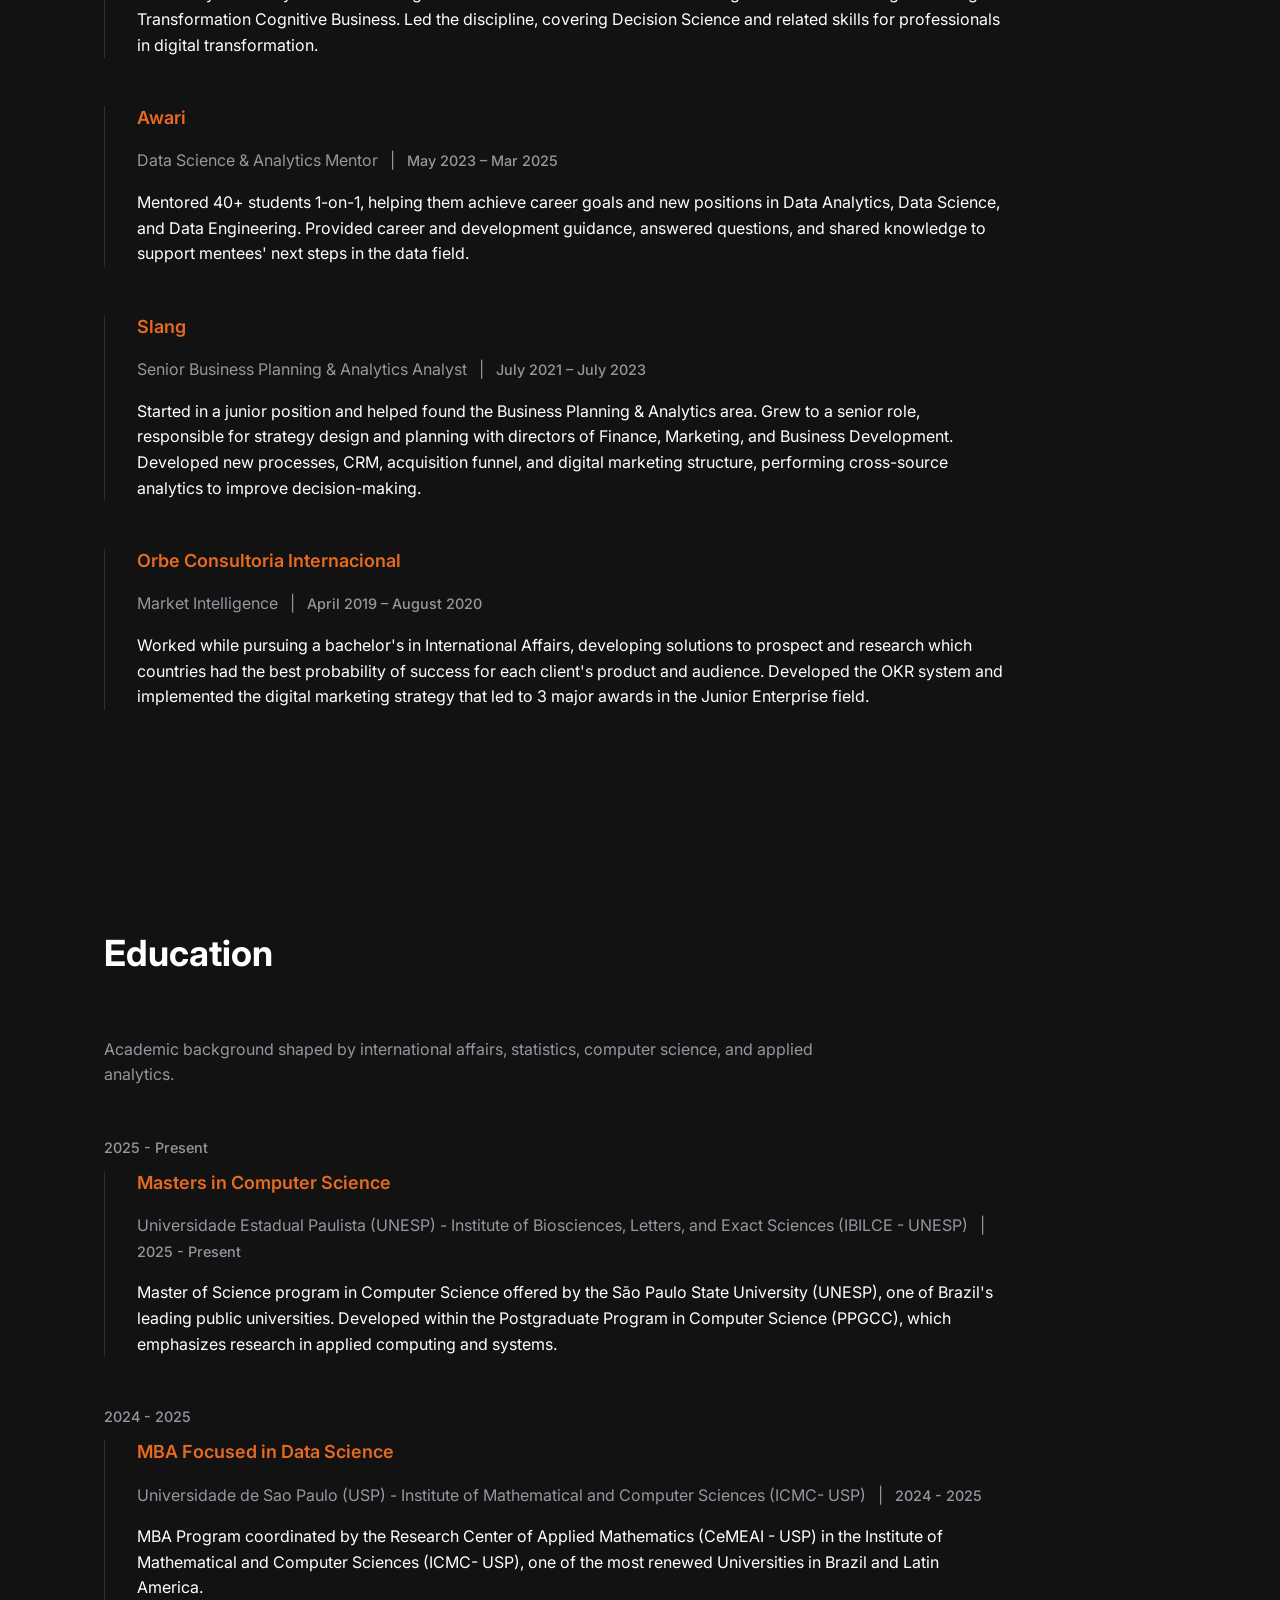
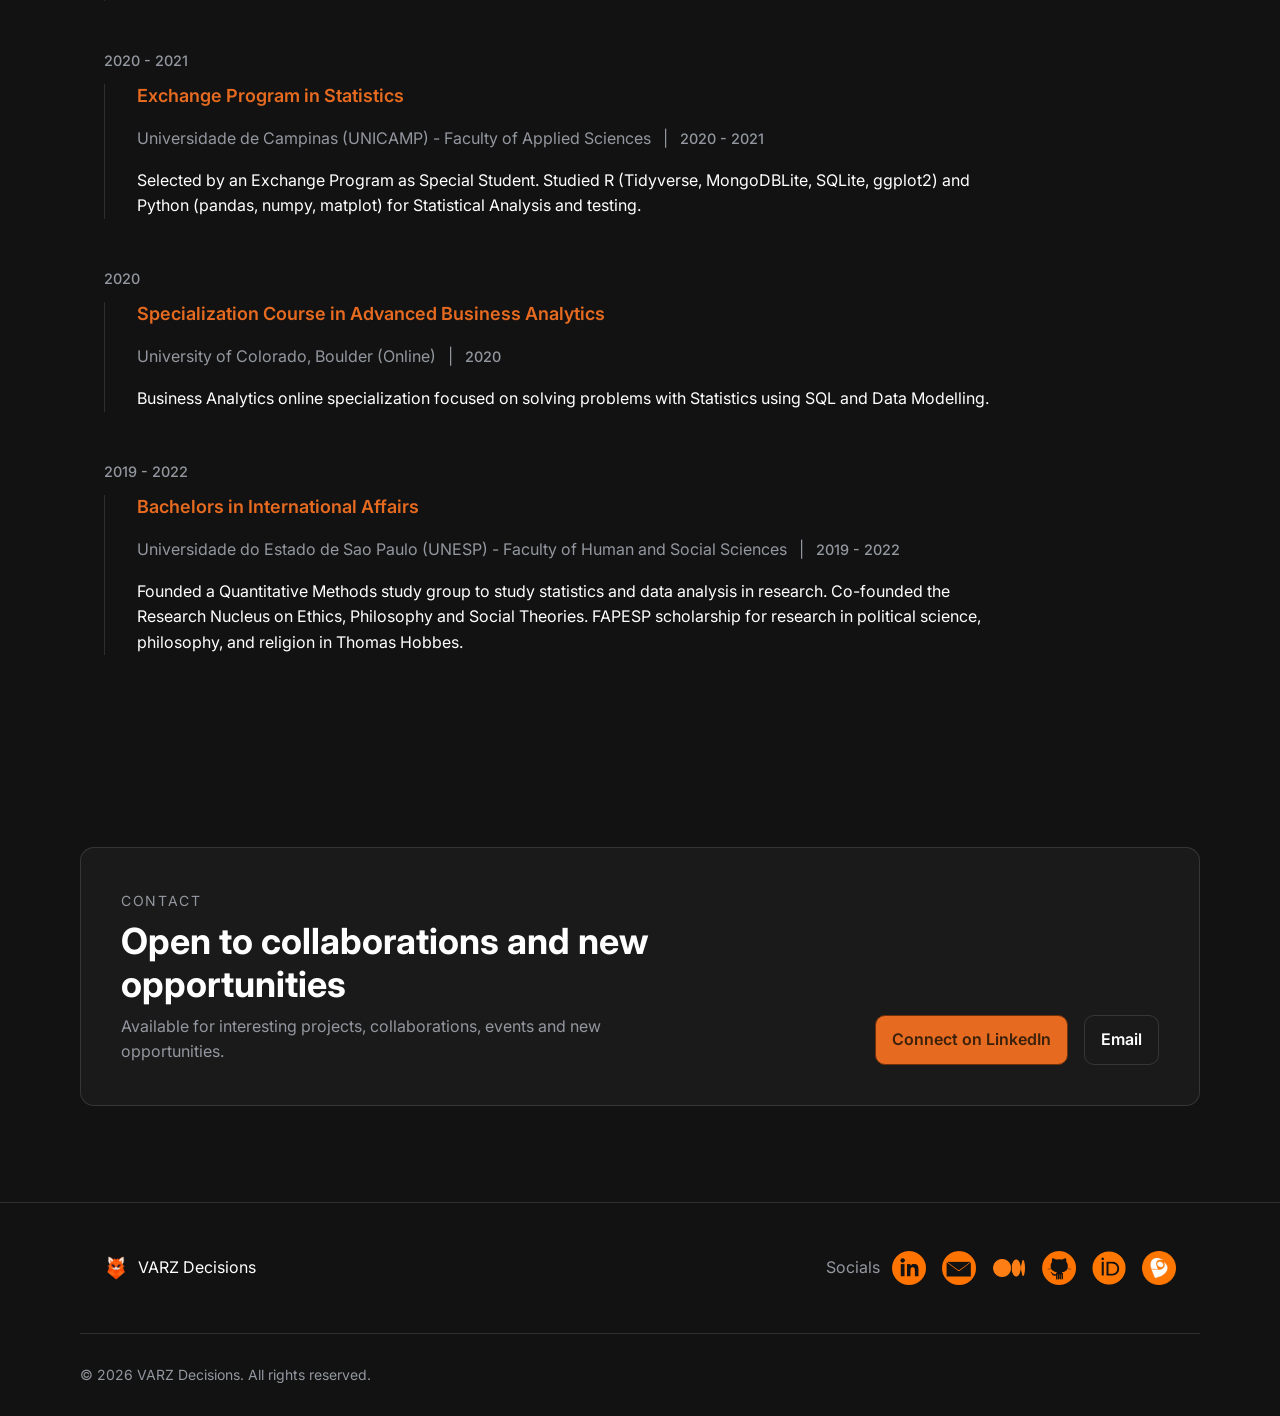
<file: about.html>
<!doctype html>
<html lang="en">
  <head>
    <meta charset="utf-8" />
    <meta http-equiv="refresh" content="0; url=index.html#about" />
    <meta name="viewport" content="width=device-width, initial-scale=1" />
    <title>About – VARZ Decisions</title>
    <link rel="canonical" href="https://varzdecisions.com/" />
    <script>
      window.location.replace("index.html#about");
    </script>
  </head>
  <body></body>
</html>
</file>
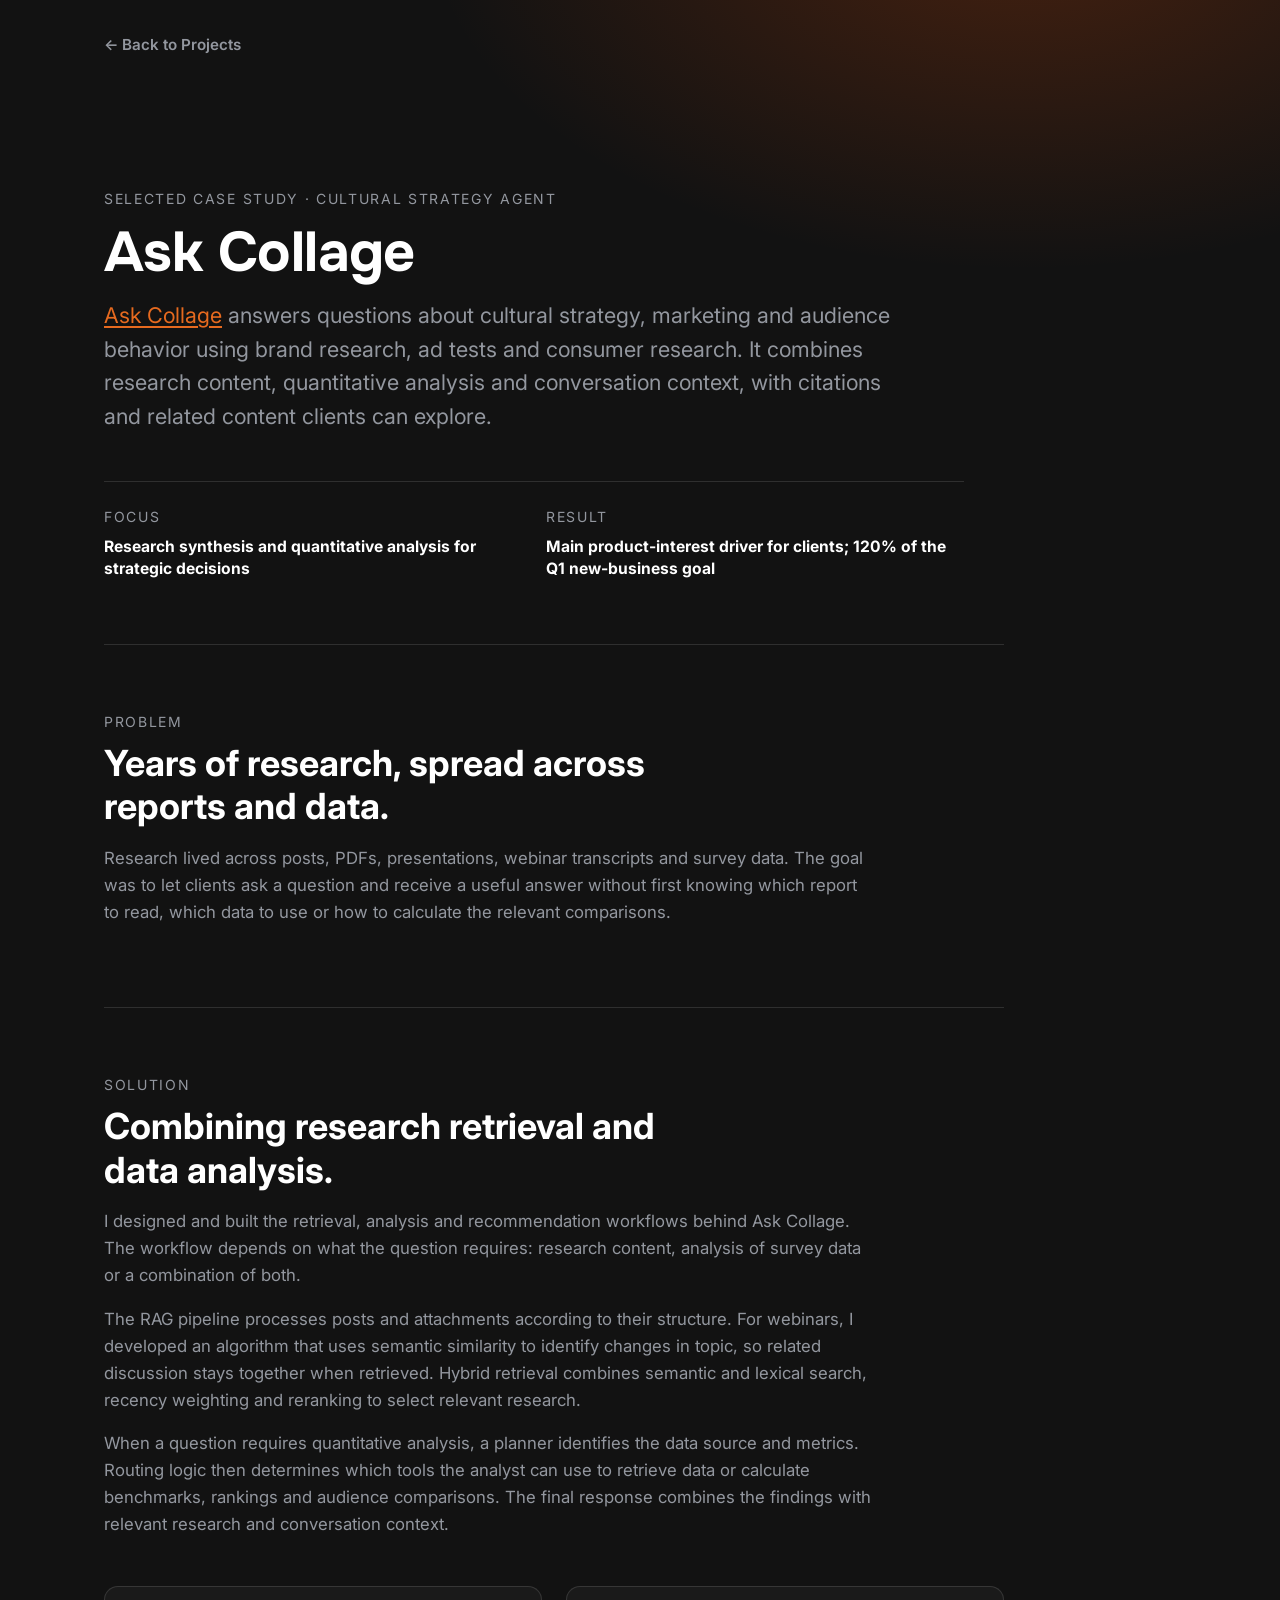
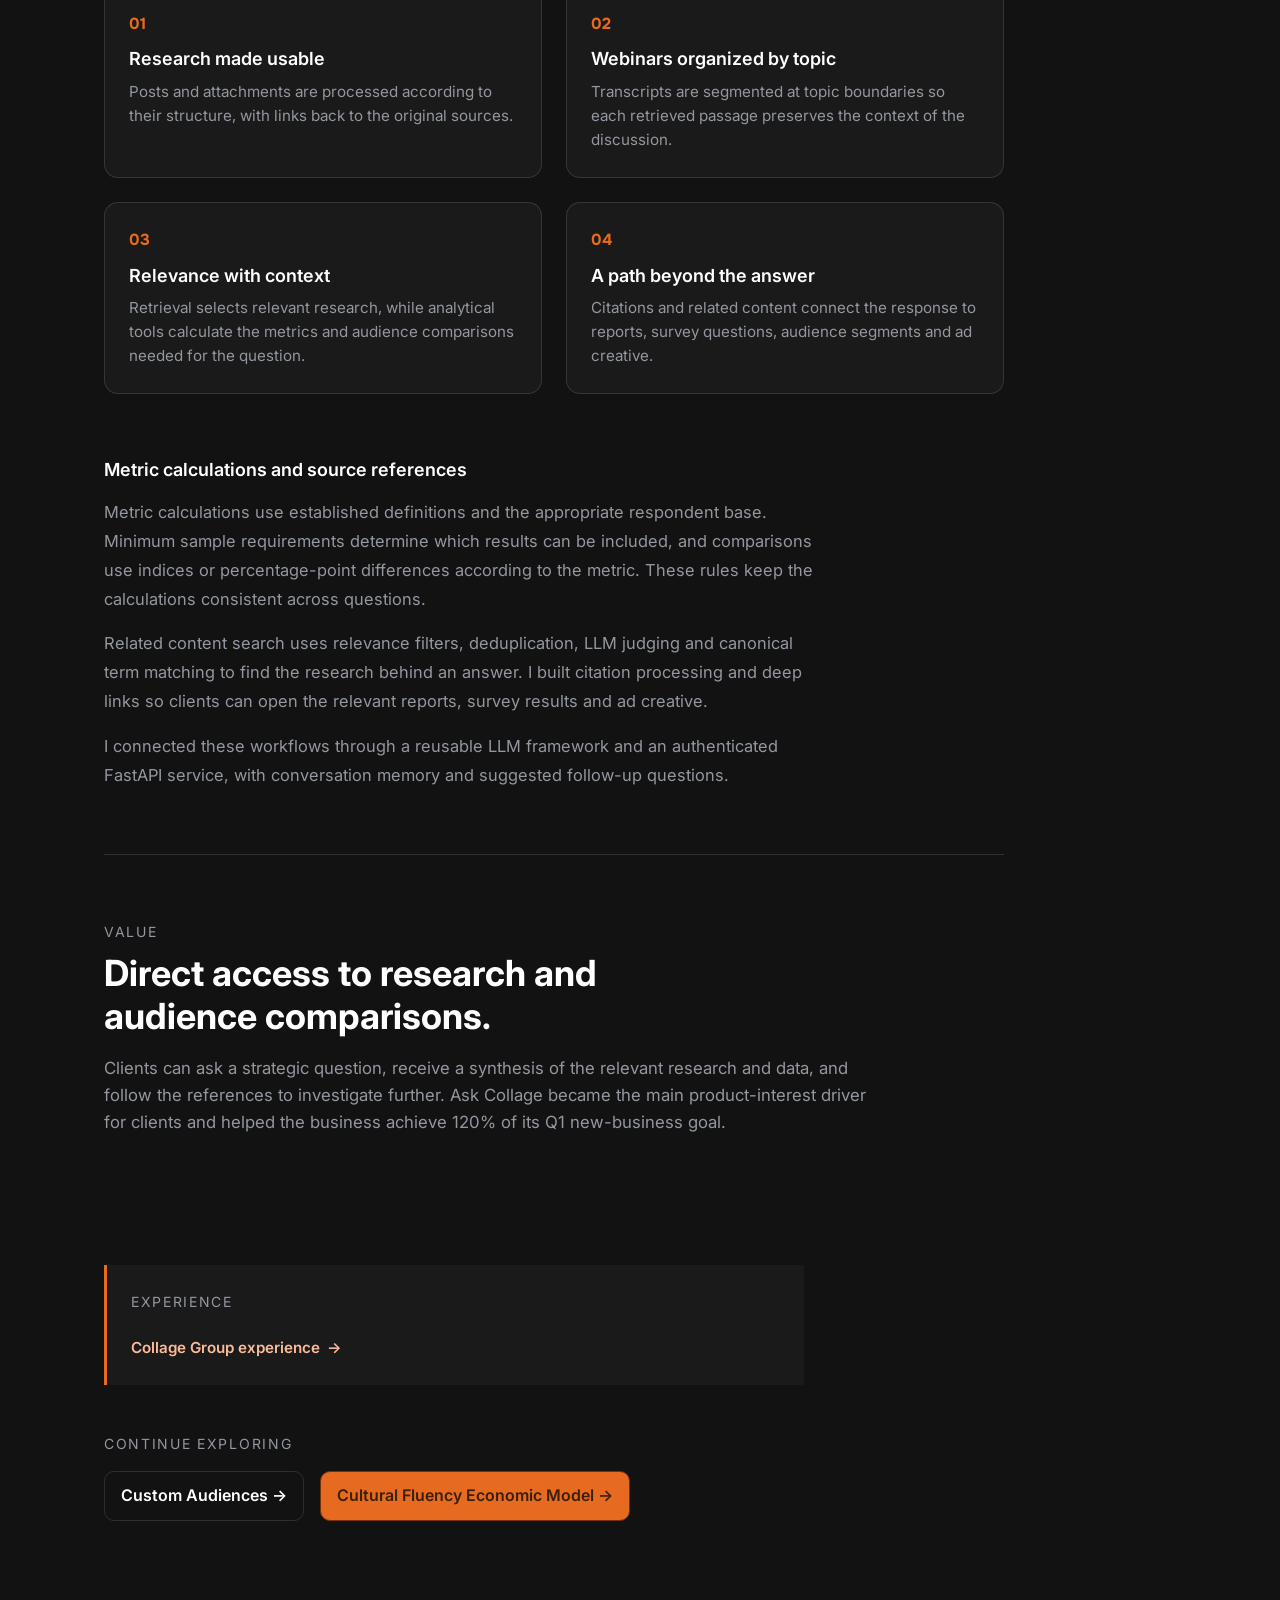
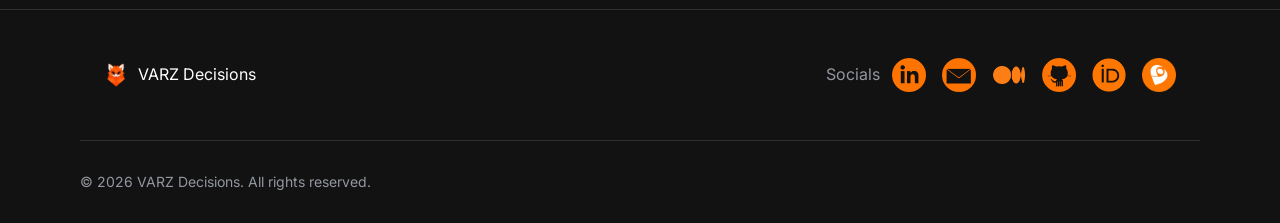
<file: case_studies/ask_collage.html>
<!doctype html>
<html lang="en">
  <head>
    <meta charset="utf-8" />
    <link rel="icon" type="image/png" href="../assets/logo.png" />
    <meta name="viewport" content="width=device-width, initial-scale=1" />
    <meta name="description" content="How I designed and built Ask Collage to answer strategy questions through research retrieval and analysis of brand research, ad tests and consumer research." />
    <meta property="og:title" content="Ask Collage – VARZ Decisions" />
    <meta property="og:type" content="article" />
    <meta property="og:url" content="https://varzdecisions.com/case_studies/ask_collage.html" />
    <meta name="theme-color" content="#121212" />
    <link rel="canonical" href="https://varzdecisions.com/case_studies/ask_collage.html" />
    <title>Ask Collage – VARZ Decisions</title>
    <link rel="preconnect" href="https://fonts.googleapis.com" />
    <link rel="preconnect" href="https://fonts.gstatic.com" crossorigin />
    <link href="https://fonts.googleapis.com/css2?family=Inter:wght@400;500;600;700&family=Onest:wght@600;700&display=swap" rel="stylesheet" />
    <link rel="stylesheet" href="../styles.css" />
    <script src="../script.js" defer></script>
    <style>
      .case-study-inline-link {
        color: var(--primary);
        text-decoration: underline;
        text-decoration-thickness: .08em;
        text-underline-offset: .15em;
      }
      .case-study-inline-link:hover { color: var(--text); }
      .case-study-inline-link:focus-visible {
        outline: 2px solid var(--primary);
        outline-offset: 3px;
        border-radius: 2px;
      }
    </style>
  </head>
  <body>
    <a class="skip-link" href="#main">Skip to content</a>
    <main id="main" class="case-study-page">
      <div class="container">
        <a class="back-link" href="../index.html#projects">← Back to Projects</a>
        <header class="case-study-hero">
          <span class="eyebrow">Selected case study · Cultural strategy agent</span>
          <h1 class="display">Ask Collage</h1>
          <p class="case-study-intro"><a class="case-study-inline-link" href="https://www.collagegroup.com/ask-collage" target="_blank" rel="noopener noreferrer">Ask Collage</a> answers questions about cultural strategy, marketing and audience behavior using brand research, ad tests and consumer research. It combines research content, quantitative analysis and conversation context, with citations and related content clients can explore.</p>
          <div class="case-study-facts" aria-label="Case study overview">
            <div><span class="eyebrow">Focus</span><strong>Research synthesis and quantitative analysis for strategic decisions</strong></div>
            <div><span class="eyebrow">Result</span><strong>Main product-interest driver for clients; 120% of the Q1 new-business goal</strong></div>
          </div>
        </header>

        <div class="case-study-content">
          <section class="case-study-section">
            <span class="eyebrow">Problem</span>
            <h2 class="h2">Years of research, spread across reports and data.</h2>
            <p>Research lived across posts, PDFs, presentations, webinar transcripts and survey data. The goal was to let clients ask a question and receive a useful answer without first knowing which report to read, which data to use or how to calculate the relevant comparisons.</p>
          </section>

          <section class="case-study-section">
            <span class="eyebrow">Solution</span>
            <h2 class="h2">Combining research retrieval and data analysis.</h2>
            <p>I designed and built the retrieval, analysis and recommendation workflows behind Ask Collage. The workflow depends on what the question requires: research content, analysis of survey data or a combination of both.</p>
            <p>The RAG pipeline processes posts and attachments according to their structure. For webinars, I developed an algorithm that uses semantic similarity to identify changes in topic, so related discussion stays together when retrieved. Hybrid retrieval combines semantic and lexical search, recency weighting and reranking to select relevant research.</p>
            <p>When a question requires quantitative analysis, a planner identifies the data source and metrics. Routing logic then determines which tools the analyst can use to retrieve data or calculate benchmarks, rankings and audience comparisons. The final response combines the findings with relevant research and conversation context.</p>
            <div class="case-study-grid two-column">
              <article class="case-study-card"><span class="case-study-step">01</span><h3 class="h3">Research made usable</h3><p>Posts and attachments are processed according to their structure, with links back to the original sources.</p></article>
              <article class="case-study-card"><span class="case-study-step">02</span><h3 class="h3">Webinars organized by topic</h3><p>Transcripts are segmented at topic boundaries so each retrieved passage preserves the context of the discussion.</p></article>
              <article class="case-study-card"><span class="case-study-step">03</span><h3 class="h3">Relevance with context</h3><p>Retrieval selects relevant research, while analytical tools calculate the metrics and audience comparisons needed for the question.</p></article>
              <article class="case-study-card"><span class="case-study-step">04</span><h3 class="h3">A path beyond the answer</h3><p>Citations and related content connect the response to reports, survey questions, audience segments and ad creative.</p></article>
            </div>
            <div class="case-study-detail">
              <h3 class="h3">Metric calculations and source references</h3>
              <p>Metric calculations use established definitions and the appropriate respondent base. Minimum sample requirements determine which results can be included, and comparisons use indices or percentage-point differences according to the metric. These rules keep the calculations consistent across questions.</p>
              <p>Related content search uses relevance filters, deduplication, LLM judging and canonical term matching to find the research behind an answer. I built citation processing and deep links so clients can open the relevant reports, survey results and ad creative.</p>
              <p>I connected these workflows through a reusable LLM framework and an authenticated FastAPI service, with conversation memory and suggested follow-up questions.</p>
            </div>
          </section>

          <section class="case-study-section">
            <span class="eyebrow">Value</span>
            <h2 class="h2">Direct access to research and audience comparisons.</h2>
            <p>Clients can ask a strategic question, receive a synthesis of the relevant research and data, and follow the references to investigate further. Ask Collage became the main product-interest driver for clients and helped the business achieve 120% of its Q1 new-business goal.</p>
          </section>
        </div>

        <div class="case-study-note">
          <span class="eyebrow">Experience</span>
          <p><a class="case-study-link" href="../index.html#collage-group-experience">Collage Group experience <span aria-hidden="true">→</span></a></p>
        </div>

        <div class="case-study-next"><span class="eyebrow">Continue exploring</span><div class="case-study-next-links"><a class="btn ghost" href="custom_audiences.html">Custom Audiences →</a><a class="btn primary" href="brand_measurement.html">Cultural Fluency Economic Model →</a></div></div>
      </div>
    </main>
    <div id="site-footer"></div>
  </body>
</html>
</file>
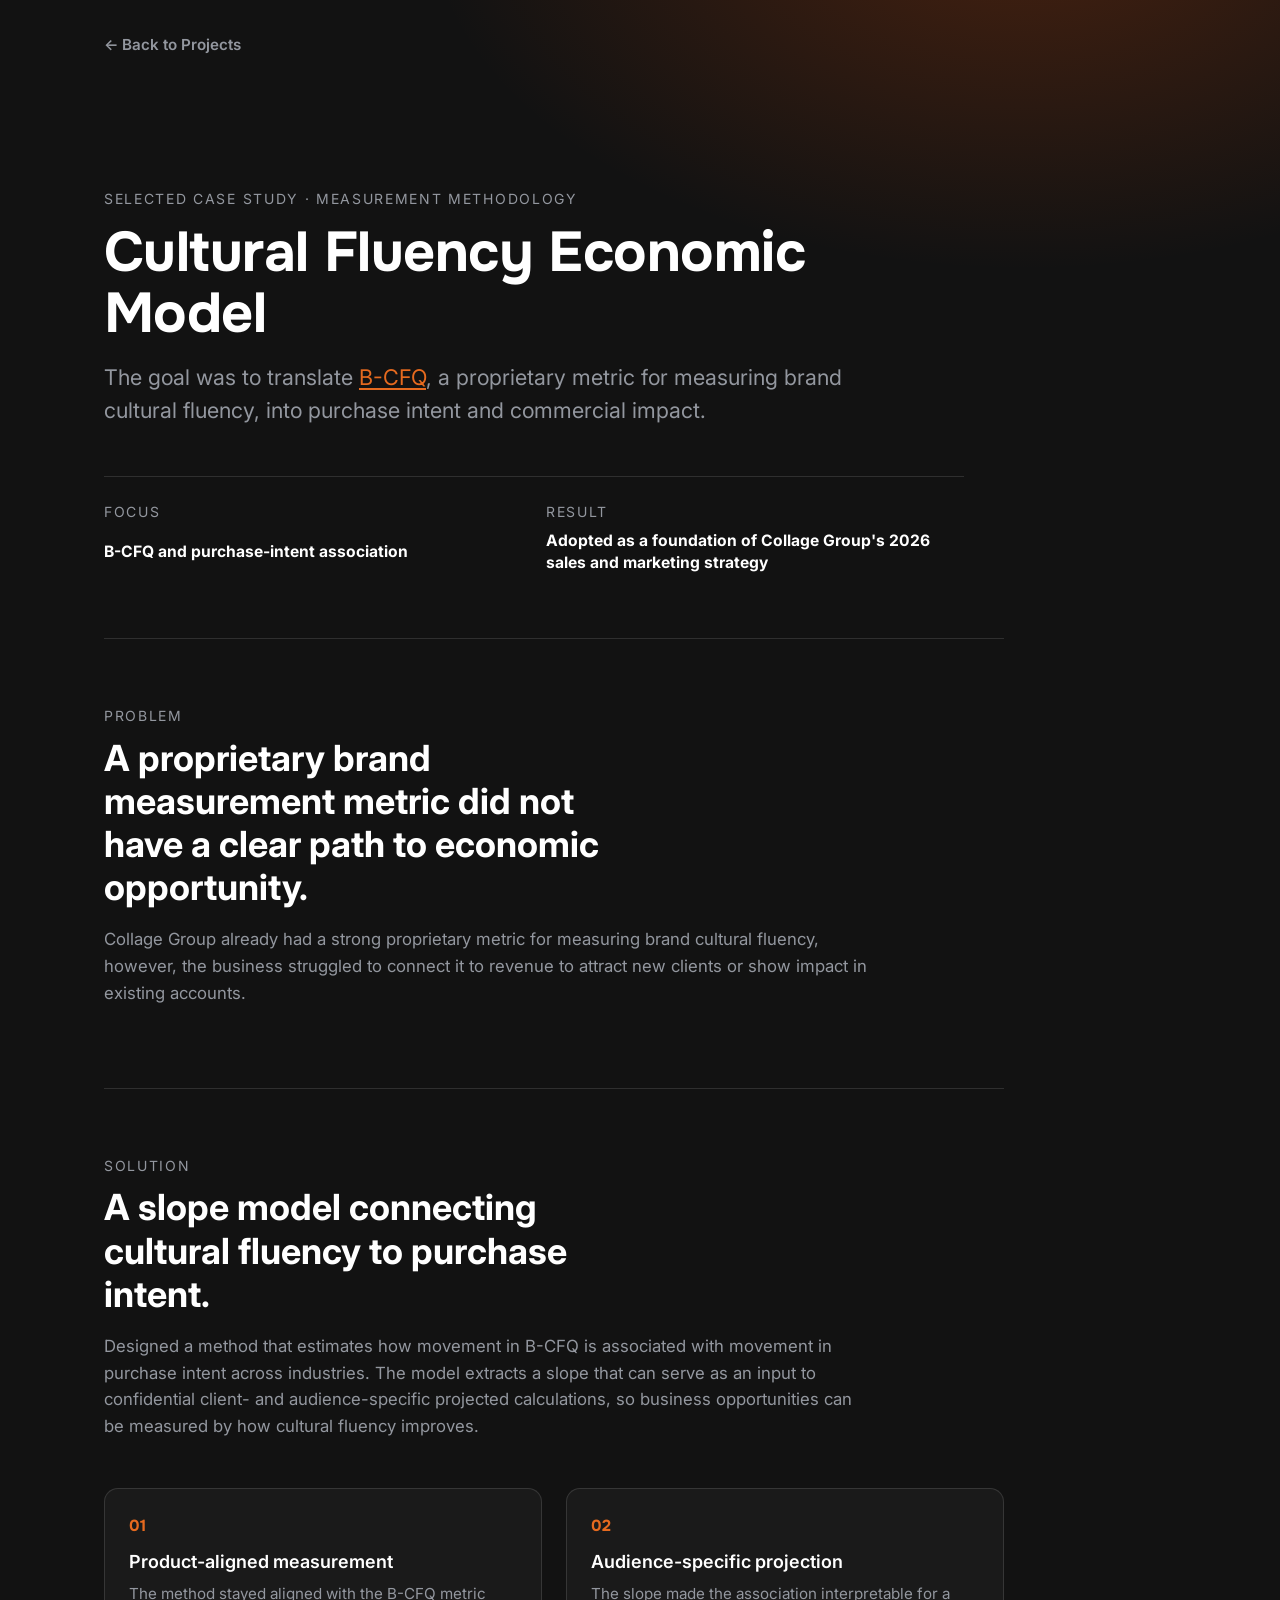
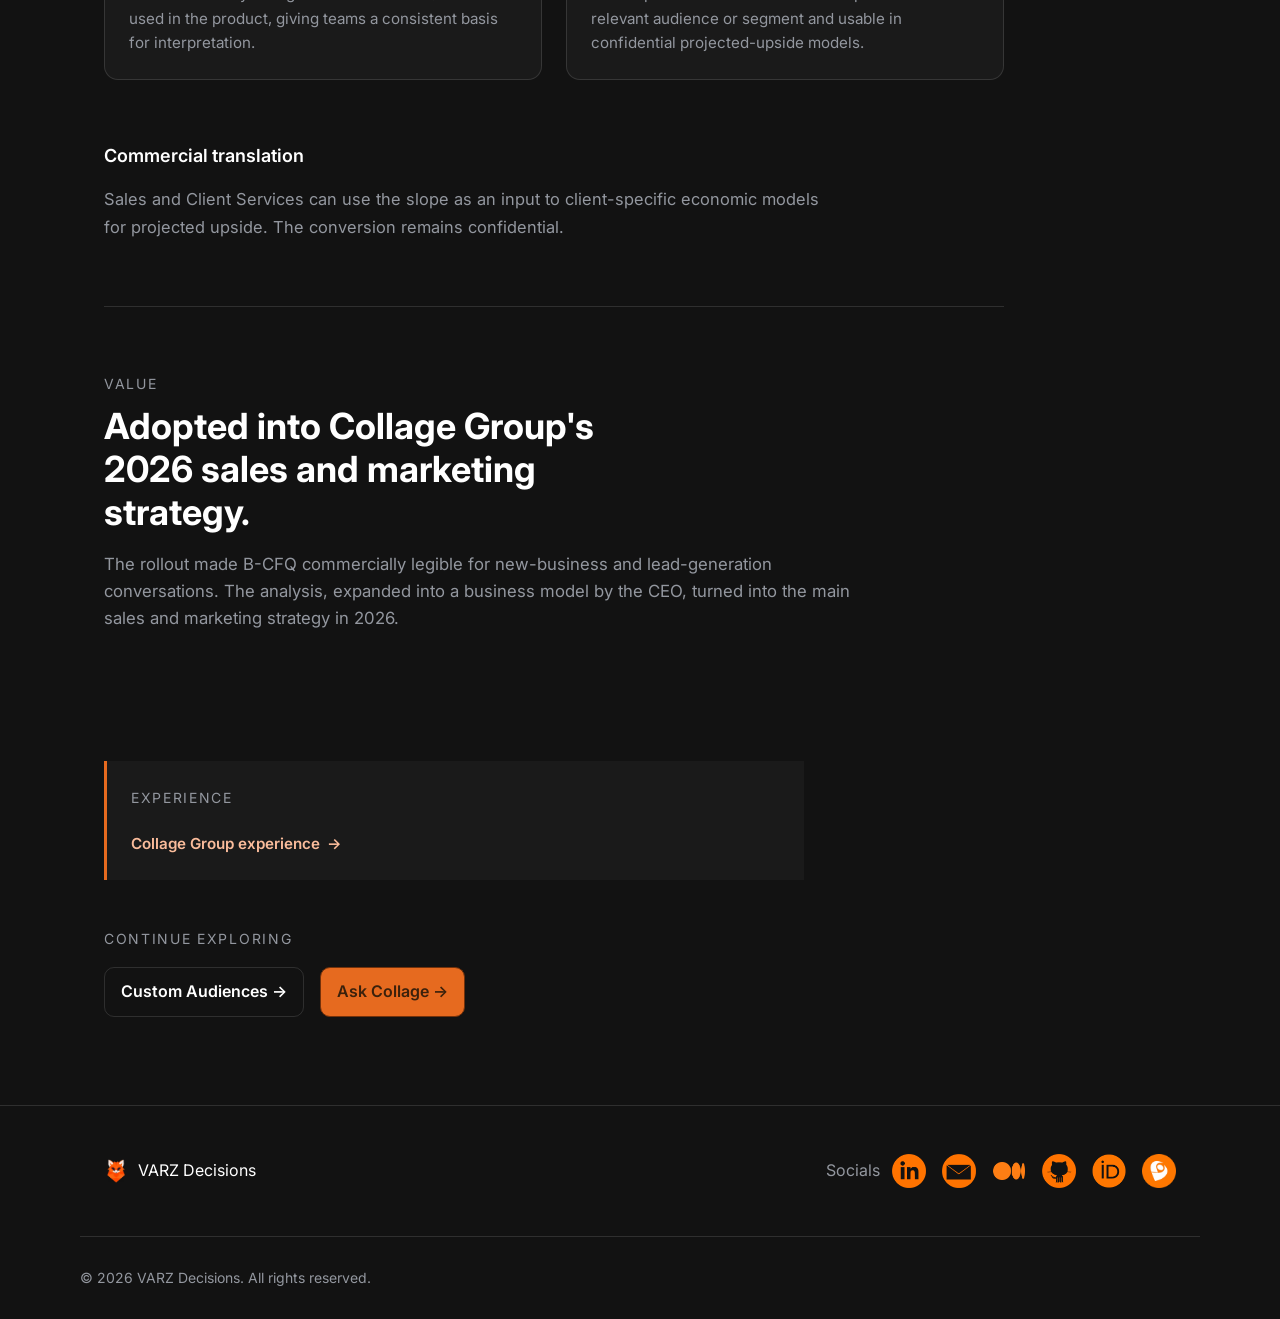
<file: case_studies/brand_measurement.html>
<!doctype html>
<html lang="en">
  <head>
    <meta charset="utf-8" />
    <link rel="icon" type="image/png" href="../assets/logo.png" />
    <meta name="viewport" content="width=device-width, initial-scale=1" />
    <meta name="description" content="How I designed a measurement method connecting Collage Group's proprietary B-CFQ metric to purchase intent." />
    <meta property="og:title" content="Cultural Fluency Economic Model – VARZ Decisions" />
    <meta property="og:type" content="article" />
    <meta property="og:url" content="https://varzdecisions.com/case_studies/brand_measurement.html" />
    <meta name="theme-color" content="#121212" />
    <link rel="canonical" href="https://varzdecisions.com/case_studies/brand_measurement.html" />
    <title>Cultural Fluency Economic Model – VARZ Decisions</title>
    <link rel="preconnect" href="https://fonts.googleapis.com" />
    <link rel="preconnect" href="https://fonts.gstatic.com" crossorigin />
    <link href="https://fonts.googleapis.com/css2?family=Inter:wght@400;500;600;700&family=Onest:wght@600;700&display=swap" rel="stylesheet" />
    <link rel="stylesheet" href="../styles.css" />
    <script src="../script.js" defer></script>
    <style>
      .case-study-inline-link {
        color: var(--primary);
        text-decoration: underline;
        text-decoration-thickness: .08em;
        text-underline-offset: .15em;
      }
      .case-study-inline-link:hover { color: var(--text); }
      .case-study-inline-link:focus-visible {
        outline: 2px solid var(--primary);
        outline-offset: 3px;
        border-radius: 2px;
      }
    </style>
  </head>
  <body>
    <a class="skip-link" href="#main">Skip to content</a>
    <main id="main" class="case-study-page">
      <div class="container">
        <a class="back-link" href="../index.html#projects">← Back to Projects</a>
        <header class="case-study-hero">
          <span class="eyebrow">Selected case study · Measurement methodology</span>
          <h1 class="display">Cultural Fluency Economic Model</h1>
          <p class="case-study-intro">The goal was to translate <a class="case-study-inline-link" href="https://www.collagegroup.com/your-brands-b-cfq" target="_blank" rel="noopener noreferrer">B-CFQ</a>, a proprietary metric for measuring brand cultural fluency, into purchase intent and commercial impact.</p>
          <div class="case-study-facts" aria-label="Case study overview">
            <div><span class="eyebrow">Focus</span><strong>B-CFQ and purchase-intent association</strong></div>
            <div><span class="eyebrow">Result</span><strong>Adopted as a foundation of Collage Group's 2026 sales and marketing strategy</strong></div>
          </div>
        </header>

        <div class="case-study-content">
          <section class="case-study-section">
            <span class="eyebrow">Problem</span>
            <h2 class="h2">A proprietary brand measurement metric did not have a clear path to economic opportunity.</h2>
            <p>Collage Group already had a strong proprietary metric for measuring brand cultural fluency, however, the business struggled to connect it to revenue to attract new clients or show impact in existing accounts.</p>
          </section>

          <section class="case-study-section">
            <span class="eyebrow">Solution</span>
            <h2 class="h2">A slope model connecting cultural fluency to purchase intent.</h2>
            <p>Designed a method that estimates how movement in B-CFQ is associated with movement in purchase intent across industries. The model extracts a slope that can serve as an input to confidential client- and audience-specific projected calculations, so business opportunities can be measured by how cultural fluency improves.</p>
            <div class="case-study-grid two-column">
              <article class="case-study-card"><span class="case-study-step">01</span><h3 class="h3">Product-aligned measurement</h3><p>The method stayed aligned with the B-CFQ metric used in the product, giving teams a consistent basis for interpretation.</p></article>
              <article class="case-study-card"><span class="case-study-step">02</span><h3 class="h3">Audience-specific projection</h3><p>The slope made the association interpretable for a relevant audience or segment and usable in confidential projected-upside models.</p></article>
            </div>
            <div class="case-study-detail">
              <h3 class="h3">Commercial translation</h3>
              <p>Sales and Client Services can use the slope as an input to client-specific economic models for projected upside. The conversion remains confidential.</p>
            </div>
          </section>

          <section class="case-study-section">
            <span class="eyebrow">Value</span>
            <h2 class="h2">Adopted into Collage Group's 2026 sales and marketing strategy.</h2>
            <p>The rollout made B-CFQ commercially legible for new-business and lead-generation conversations. The analysis, expanded into a business model by the CEO, turned into the main sales and marketing strategy in 2026.</p>
          </section>
        </div>

        <div class="case-study-note">
          <span class="eyebrow">Experience</span>
          <p><a class="case-study-link" href="../index.html#collage-group-experience">Collage Group experience <span aria-hidden="true">→</span></a></p>
        </div>

        <div class="case-study-next"><span class="eyebrow">Continue exploring</span><div class="case-study-next-links"><a class="btn ghost" href="custom_audiences.html">Custom Audiences →</a><a class="btn primary" href="ask_collage.html">Ask Collage →</a></div></div>
      </div>
    </main>
    <div id="site-footer"></div>
  </body>
</html>
</file>
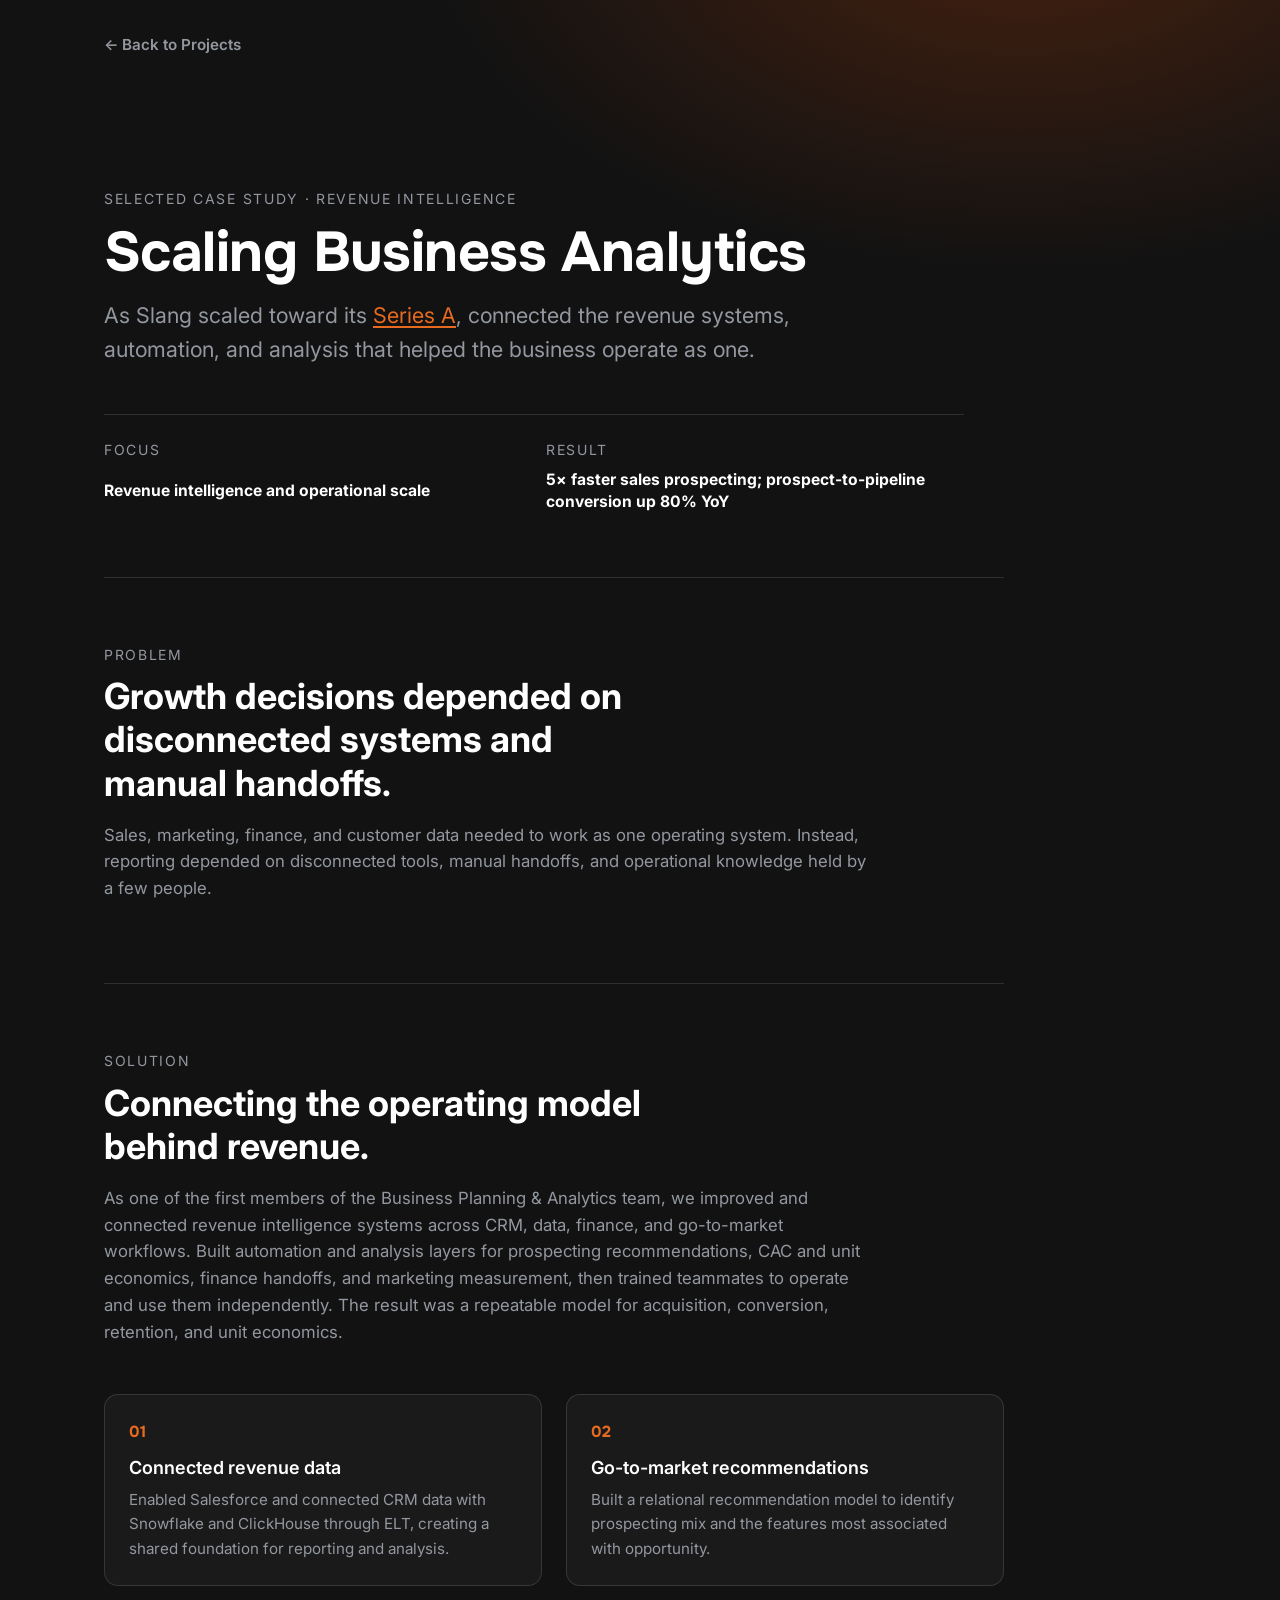
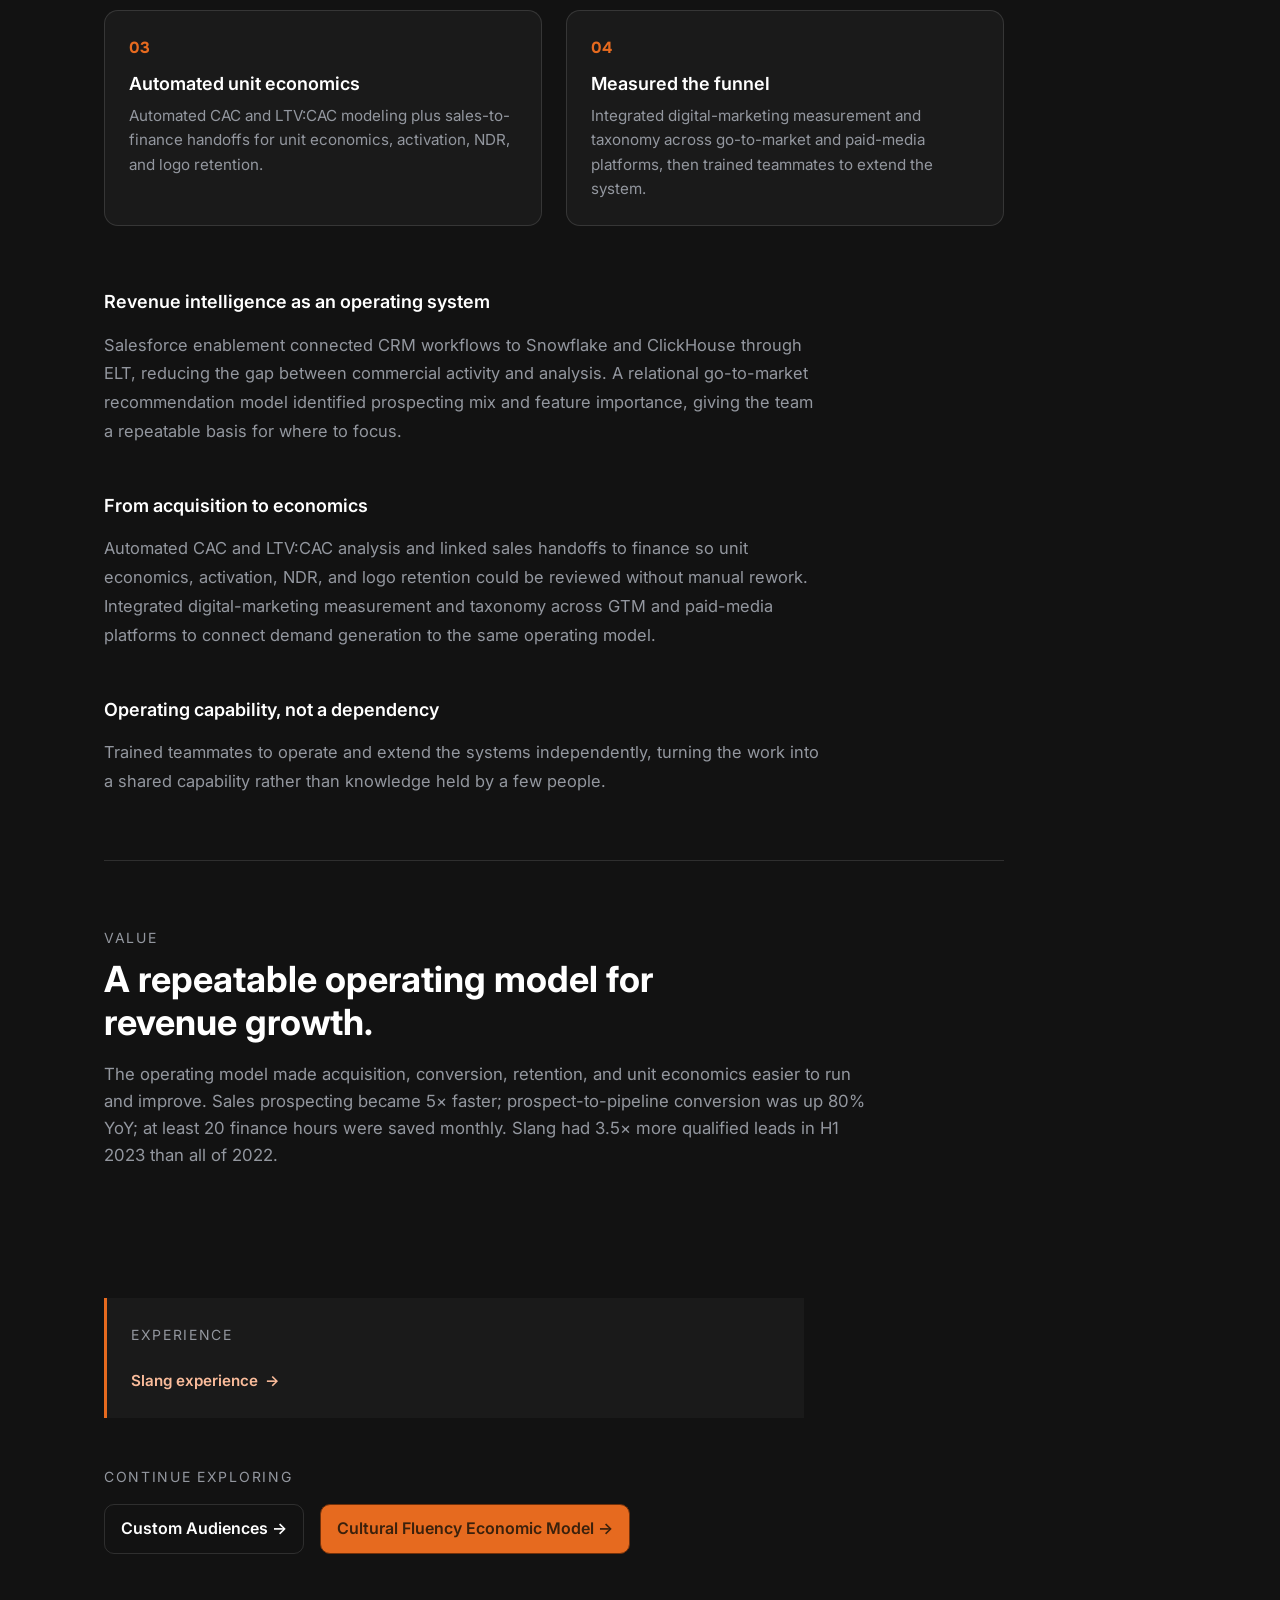
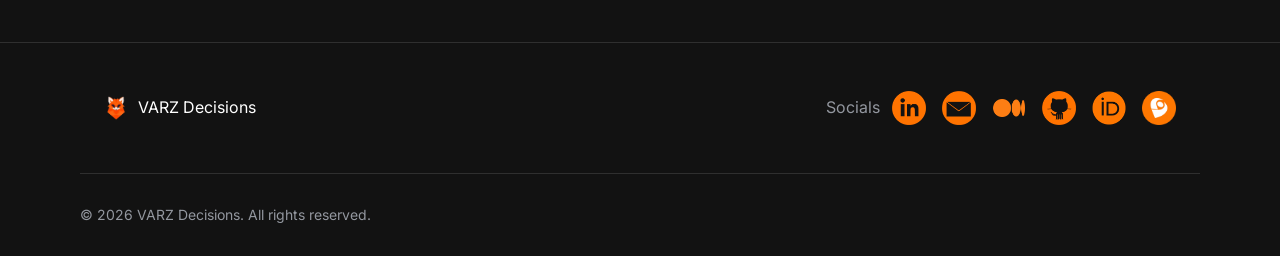
<file: case_studies/business_analytics.html>
<!doctype html>
<html lang="en">
  <head>
    <meta charset="utf-8" />
    <link rel="icon" type="image/png" href="../assets/logo.png" />
    <meta name="viewport" content="width=device-width, initial-scale=1" />
    <meta name="description" content="A revenue-intelligence operating model for scaling Slang toward its Series A." />
    <meta property="og:title" content="Scaling Business Analytics – VARZ Decisions" />
    <meta property="og:type" content="article" />
    <meta property="og:url" content="https://varzdecisions.com/case_studies/business_analytics.html" />
    <meta name="theme-color" content="#121212" />
    <link rel="canonical" href="https://varzdecisions.com/case_studies/business_analytics.html" />
    <title>Scaling Business Analytics – VARZ Decisions</title>
    <link rel="preconnect" href="https://fonts.googleapis.com" />
    <link rel="preconnect" href="https://fonts.gstatic.com" crossorigin />
    <link href="https://fonts.googleapis.com/css2?family=Inter:wght@400;500;600;700&family=Onest:wght@600;700&display=swap" rel="stylesheet" />
    <link rel="stylesheet" href="../styles.css" />
    <script src="../script.js" defer></script>
    <style>
      .case-study-inline-link {
        color: var(--primary);
        text-decoration: underline;
        text-decoration-thickness: .08em;
        text-underline-offset: .15em;
      }
      .case-study-inline-link:hover { color: var(--text); }
      .case-study-inline-link:focus-visible {
        outline: 2px solid var(--primary);
        outline-offset: 3px;
        border-radius: 2px;
      }
    </style>
  </head>
  <body>
    <a class="skip-link" href="#main">Skip to content</a>
    <main id="main" class="case-study-page">
      <div class="container">
        <a class="back-link" href="../index.html#projects">← Back to Projects</a>
        <header class="case-study-hero">
          <span class="eyebrow">Selected case study · Revenue intelligence</span>
          <h1 class="display">Scaling Business Analytics</h1>
          <p class="case-study-intro">As Slang scaled toward its <a class="case-study-inline-link" href="https://www.alive-ventures.com/post/slang-closes-a-us-14-million-series-a-funding-round-led-by-dila-capital-and-alive-ventures" target="_blank" rel="noopener noreferrer">Series A</a>, connected the revenue systems, automation, and analysis that helped the business operate as one.</p>
          <div class="case-study-facts" aria-label="Case study overview">
            <div><span class="eyebrow">Focus</span><strong>Revenue intelligence and operational scale</strong></div>
            <div><span class="eyebrow">Result</span><strong>5× faster sales prospecting; prospect-to-pipeline conversion up 80% YoY</strong></div>
          </div>
        </header>

        <div class="case-study-content">
          <section class="case-study-section">
            <span class="eyebrow">Problem</span>
            <h2 class="h2">Growth decisions depended on disconnected systems and manual handoffs.</h2>
            <p>Sales, marketing, finance, and customer data needed to work as one operating system. Instead, reporting depended on disconnected tools, manual handoffs, and operational knowledge held by a few people.</p>
          </section>

          <section class="case-study-section">
            <span class="eyebrow">Solution</span>
            <h2 class="h2">Connecting the operating model behind revenue.</h2>
            <p>As one of the first members of the Business Planning & Analytics team, we improved and connected revenue intelligence systems across CRM, data, finance, and go-to-market workflows. Built automation and analysis layers for prospecting recommendations, CAC and unit economics, finance handoffs, and marketing measurement, then trained teammates to operate and use them independently. The result was a repeatable model for acquisition, conversion, retention, and unit economics.</p>
            <div class="case-study-grid two-column">
              <article class="case-study-card"><span class="case-study-step">01</span><h3 class="h3">Connected revenue data</h3><p>Enabled Salesforce and connected CRM data with Snowflake and ClickHouse through ELT, creating a shared foundation for reporting and analysis.</p></article>
              <article class="case-study-card"><span class="case-study-step">02</span><h3 class="h3">Go-to-market recommendations</h3><p>Built a relational recommendation model to identify prospecting mix and the features most associated with opportunity.</p></article>
              <article class="case-study-card"><span class="case-study-step">03</span><h3 class="h3">Automated unit economics</h3><p>Automated CAC and LTV:CAC modeling plus sales-to-finance handoffs for unit economics, activation, NDR, and logo retention.</p></article>
              <article class="case-study-card"><span class="case-study-step">04</span><h3 class="h3">Measured the funnel</h3><p>Integrated digital-marketing measurement and taxonomy across go-to-market and paid-media platforms, then trained teammates to extend the system.</p></article>
            </div>
            <div class="case-study-detail">
              <h3 class="h3">Revenue intelligence as an operating system</h3>
              <p>Salesforce enablement connected CRM workflows to Snowflake and ClickHouse through ELT, reducing the gap between commercial activity and analysis. A relational go-to-market recommendation model identified prospecting mix and feature importance, giving the team a repeatable basis for where to focus.</p>

              <h3 class="h3">From acquisition to economics</h3>
              <p>Automated CAC and LTV:CAC analysis and linked sales handoffs to finance so unit economics, activation, NDR, and logo retention could be reviewed without manual rework. Integrated digital-marketing measurement and taxonomy across GTM and paid-media platforms to connect demand generation to the same operating model.</p>

              <h3 class="h3">Operating capability, not a dependency</h3>
              <p>Trained teammates to operate and extend the systems independently, turning the work into a shared capability rather than knowledge held by a few people.</p>
            </div>
          </section>

          <section class="case-study-section">
            <span class="eyebrow">Value</span>
            <h2 class="h2">A repeatable operating model for revenue growth.</h2>
            <p>The operating model made acquisition, conversion, retention, and unit economics easier to run and improve. Sales prospecting became 5× faster; prospect-to-pipeline conversion was up 80% YoY; at least 20 finance hours were saved monthly. Slang had 3.5× more qualified leads in H1 2023 than all of 2022.</p>
          </section>
        </div>

        <div class="case-study-note">
          <span class="eyebrow">Experience</span>
          <p><a class="case-study-link" href="../index.html#slang-experience">Slang experience <span aria-hidden="true">→</span></a></p>
        </div>

        <div class="case-study-next"><span class="eyebrow">Continue exploring</span><div class="case-study-next-links"><a class="btn ghost" href="custom_audiences.html">Custom Audiences →</a><a class="btn primary" href="brand_measurement.html">Cultural Fluency Economic Model →</a></div></div>
      </div>
    </main>
    <div id="site-footer"></div>
  </body>
</html>
</file>
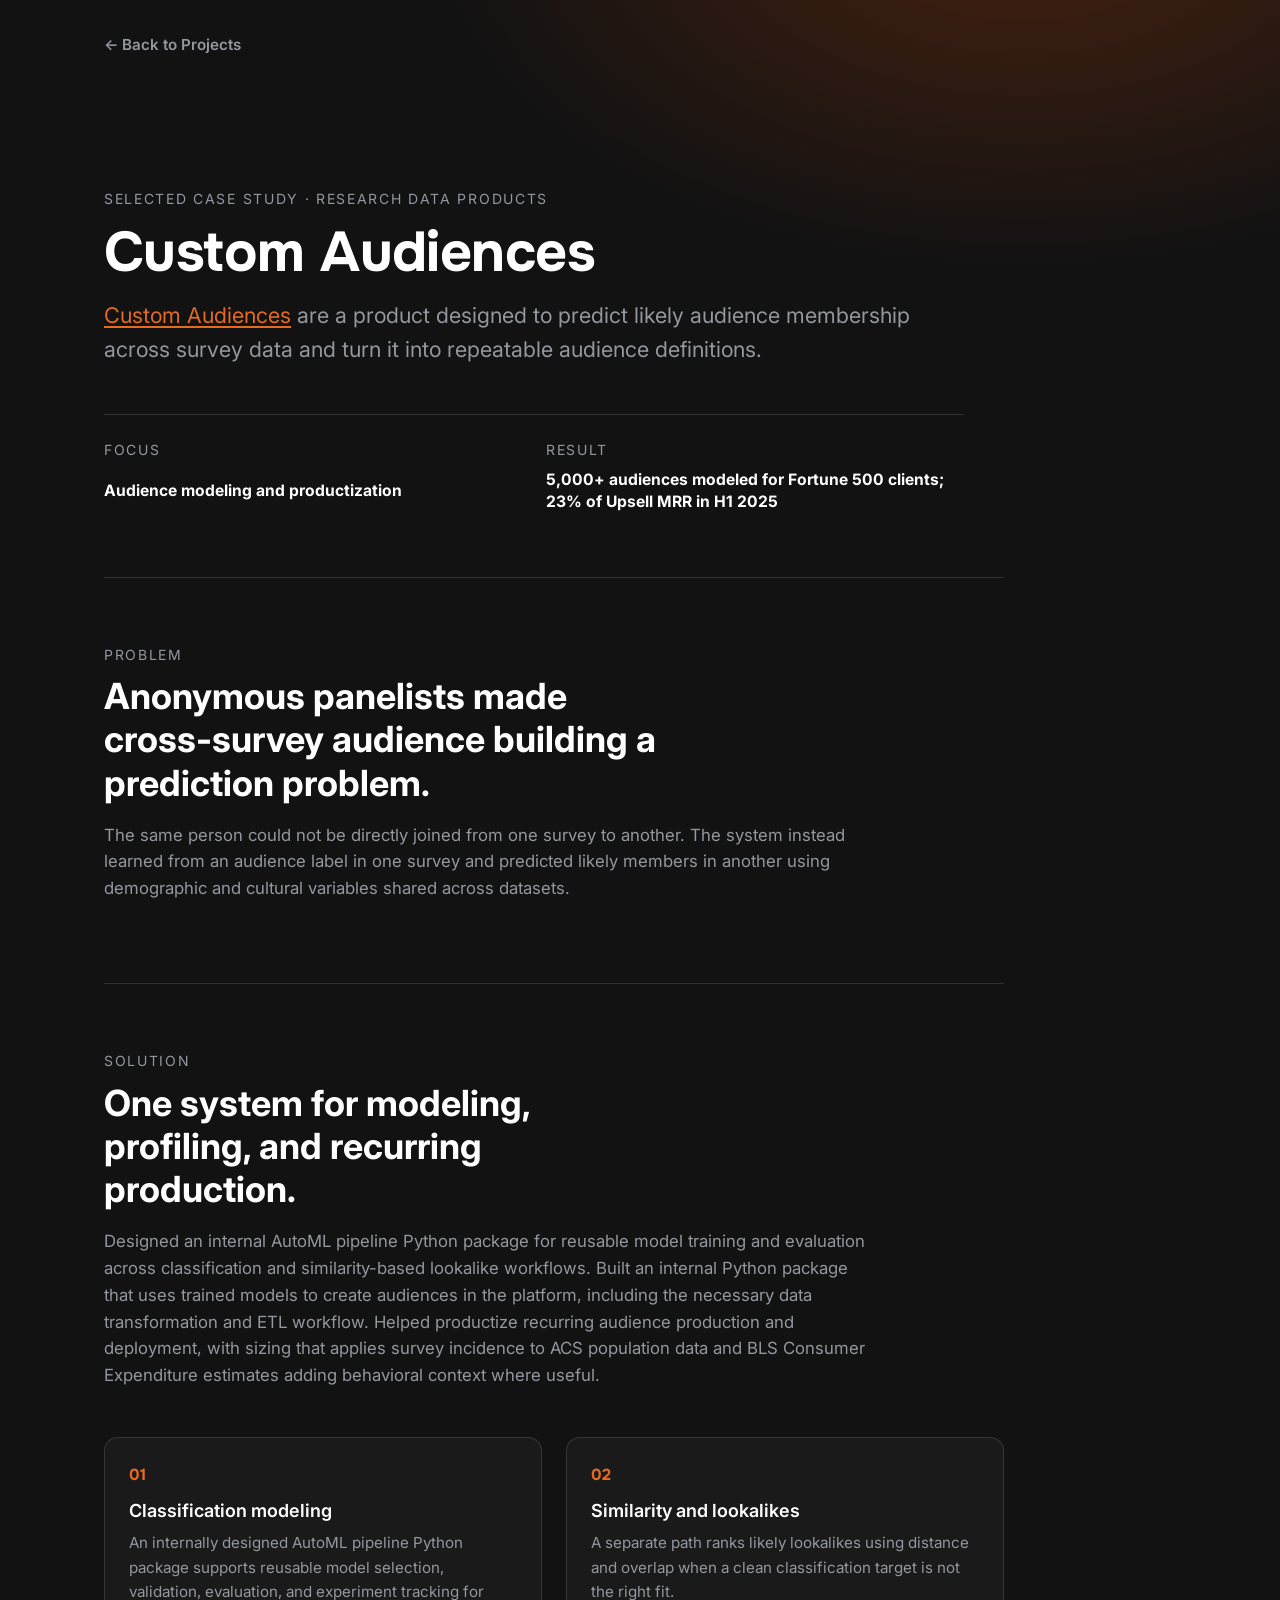
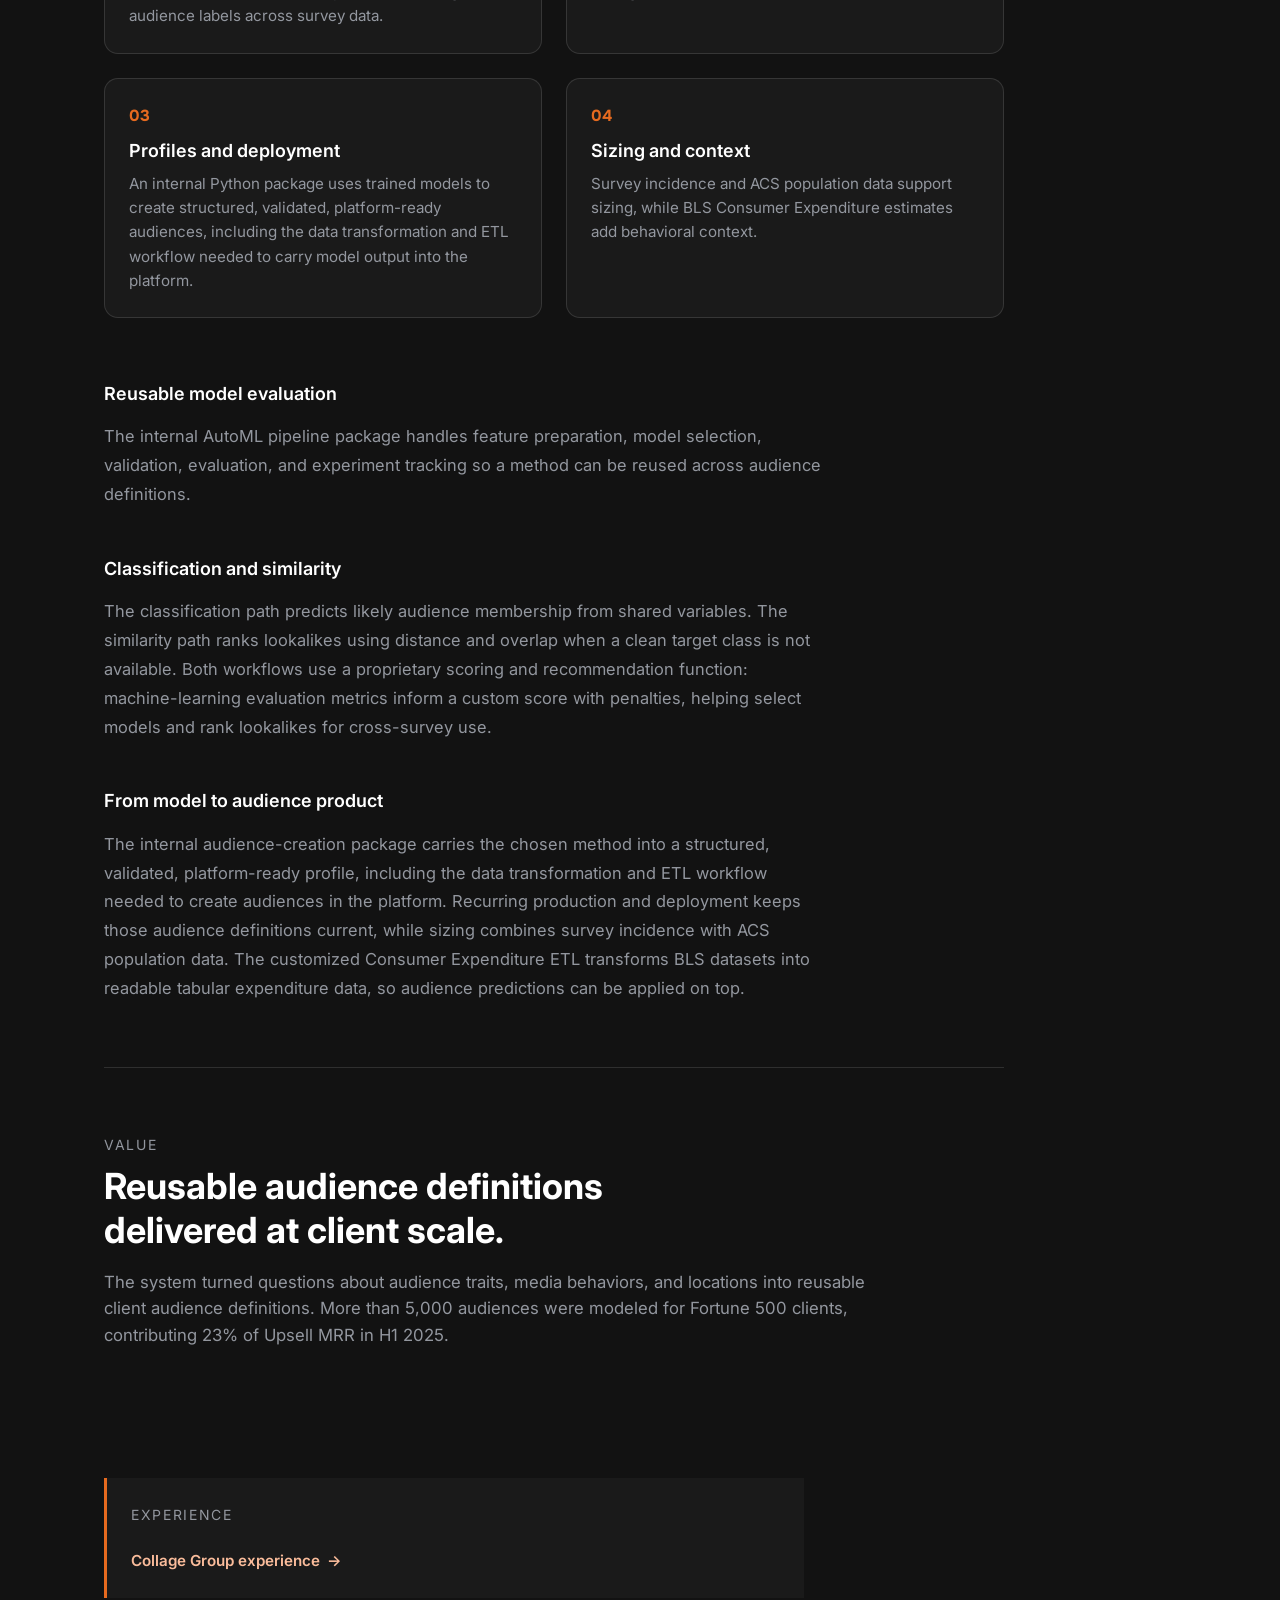
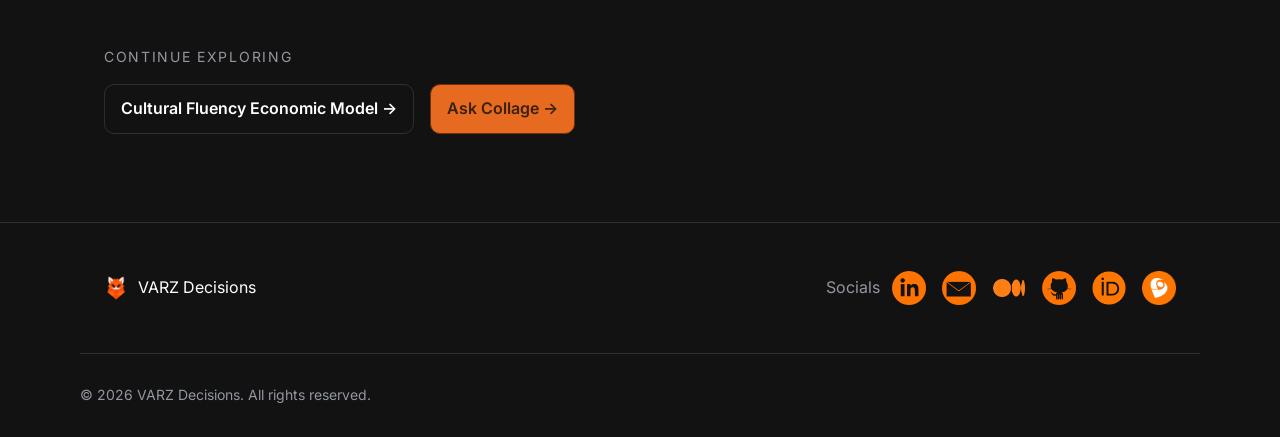
<file: case_studies/custom_audiences.html>
<!doctype html>
<html lang="en">
  <head>
    <meta charset="utf-8" />
    <link rel="icon" type="image/png" href="../assets/logo.png" />
    <meta name="viewport" content="width=device-width, initial-scale=1" />
    <meta name="description" content="A reusable system for predicting and producing custom audiences across survey data." />
    <meta property="og:title" content="Custom Audiences – VARZ Decisions" />
    <meta property="og:type" content="article" />
    <meta property="og:url" content="https://varzdecisions.com/case_studies/custom_audiences.html" />
    <meta name="theme-color" content="#121212" />
    <link rel="canonical" href="https://varzdecisions.com/case_studies/custom_audiences.html" />
    <title>Custom Audiences – VARZ Decisions</title>
    <link rel="preconnect" href="https://fonts.googleapis.com" />
    <link rel="preconnect" href="https://fonts.gstatic.com" crossorigin />
    <link href="https://fonts.googleapis.com/css2?family=Inter:wght@400;500;600;700&family=Onest:wght@600;700&display=swap" rel="stylesheet" />
    <link rel="stylesheet" href="../styles.css" />
    <script src="../script.js" defer></script>
    <style>
      .case-study-inline-link {
        color: var(--primary);
        text-decoration: underline;
        text-decoration-thickness: .08em;
        text-underline-offset: .15em;
      }
      .case-study-inline-link:hover { color: var(--text); }
      .case-study-inline-link:focus-visible {
        outline: 2px solid var(--primary);
        outline-offset: 3px;
        border-radius: 2px;
      }
    </style>
  </head>
  <body>
    <a class="skip-link" href="#main">Skip to content</a>
    <main id="main" class="case-study-page">
      <div class="container">
        <a class="back-link" href="../index.html#projects">← Back to Projects</a>
        <header class="case-study-hero">
          <span class="eyebrow">Selected case study · Research data products</span>
          <h1 class="display">Custom Audiences</h1>
          <p class="case-study-intro"><a class="case-study-inline-link" href="https://www.collagegroup.com/fluenci/segmentation-audiences" target="_blank" rel="noopener noreferrer">Custom Audiences</a> are a product designed to predict likely audience membership across survey data and turn it into repeatable audience definitions.</p>
          <div class="case-study-facts" aria-label="Case study overview">
            <div><span class="eyebrow">Focus</span><strong>Audience modeling and productization</strong></div>
            <div><span class="eyebrow">Result</span><strong>5,000+ audiences modeled for Fortune 500 clients; 23% of Upsell MRR in H1 2025</strong></div>
          </div>
        </header>

        <div class="case-study-content">
          <section class="case-study-section">
            <span class="eyebrow">Problem</span>
            <h2 class="h2">Anonymous panelists made cross-survey audience building a prediction problem.</h2>
            <p>The same person could not be directly joined from one survey to another. The system instead learned from an audience label in one survey and predicted likely members in another using demographic and cultural variables shared across datasets.</p>
          </section>

          <section class="case-study-section">
            <span class="eyebrow">Solution</span>
            <h2 class="h2">One system for modeling, profiling, and recurring production.</h2>
            <p>Designed an internal AutoML pipeline Python package for reusable model training and evaluation across classification and similarity-based lookalike workflows. Built an internal Python package that uses trained models to create audiences in the platform, including the necessary data transformation and ETL workflow. Helped productize recurring audience production and deployment, with sizing that applies survey incidence to ACS population data and BLS Consumer Expenditure estimates adding behavioral context where useful.</p>
            <div class="case-study-grid two-column">
              <article class="case-study-card"><span class="case-study-step">01</span><h3 class="h3">Classification modeling</h3><p>An internally designed AutoML pipeline Python package supports reusable model selection, validation, evaluation, and experiment tracking for audience labels across survey data.</p></article>
              <article class="case-study-card"><span class="case-study-step">02</span><h3 class="h3">Similarity and lookalikes</h3><p>A separate path ranks likely lookalikes using distance and overlap when a clean classification target is not the right fit.</p></article>
              <article class="case-study-card"><span class="case-study-step">03</span><h3 class="h3">Profiles and deployment</h3><p>An internal Python package uses trained models to create structured, validated, platform-ready audiences, including the data transformation and ETL workflow needed to carry model output into the platform.</p></article>
              <article class="case-study-card"><span class="case-study-step">04</span><h3 class="h3">Sizing and context</h3><p>Survey incidence and ACS population data support sizing, while BLS Consumer Expenditure estimates add behavioral context.</p></article>
            </div>
            <div class="case-study-detail">
              <h3 class="h3">Reusable model evaluation</h3>
              <p>The internal AutoML pipeline package handles feature preparation, model selection, validation, evaluation, and experiment tracking so a method can be reused across audience definitions.</p>

              <h3 class="h3">Classification and similarity</h3>
              <p>The classification path predicts likely audience membership from shared variables. The similarity path ranks lookalikes using distance and overlap when a clean target class is not available. Both workflows use a proprietary scoring and recommendation function: machine-learning evaluation metrics inform a custom score with penalties, helping select models and rank lookalikes for cross-survey use.</p>

              <h3 class="h3">From model to audience product</h3>
              <p>The internal audience-creation package carries the chosen method into a structured, validated, platform-ready profile, including the data transformation and ETL workflow needed to create audiences in the platform. Recurring production and deployment keeps those audience definitions current, while sizing combines survey incidence with ACS population data. The customized Consumer Expenditure ETL transforms BLS datasets into readable tabular expenditure data, so audience predictions can be applied on top.</p>
            </div>
          </section>

          <section class="case-study-section">
            <span class="eyebrow">Value</span>
            <h2 class="h2">Reusable audience definitions delivered at client scale.</h2>
            <p>The system turned questions about audience traits, media behaviors, and locations into reusable client audience definitions. More than 5,000 audiences were modeled for Fortune 500 clients, contributing 23% of Upsell MRR in H1 2025.</p>
          </section>
        </div>

        <div class="case-study-note">
          <span class="eyebrow">Experience</span>
          <p><a class="case-study-link" href="../index.html#collage-group-experience">Collage Group experience <span aria-hidden="true">→</span></a></p>
        </div>

        <div class="case-study-next"><span class="eyebrow">Continue exploring</span><div class="case-study-next-links"><a class="btn ghost" href="brand_measurement.html">Cultural Fluency Economic Model →</a><a class="btn primary" href="ask_collage.html">Ask Collage →</a></div></div>
      </div>
    </main>
    <div id="site-footer"></div>
  </body>
</html>
</file>
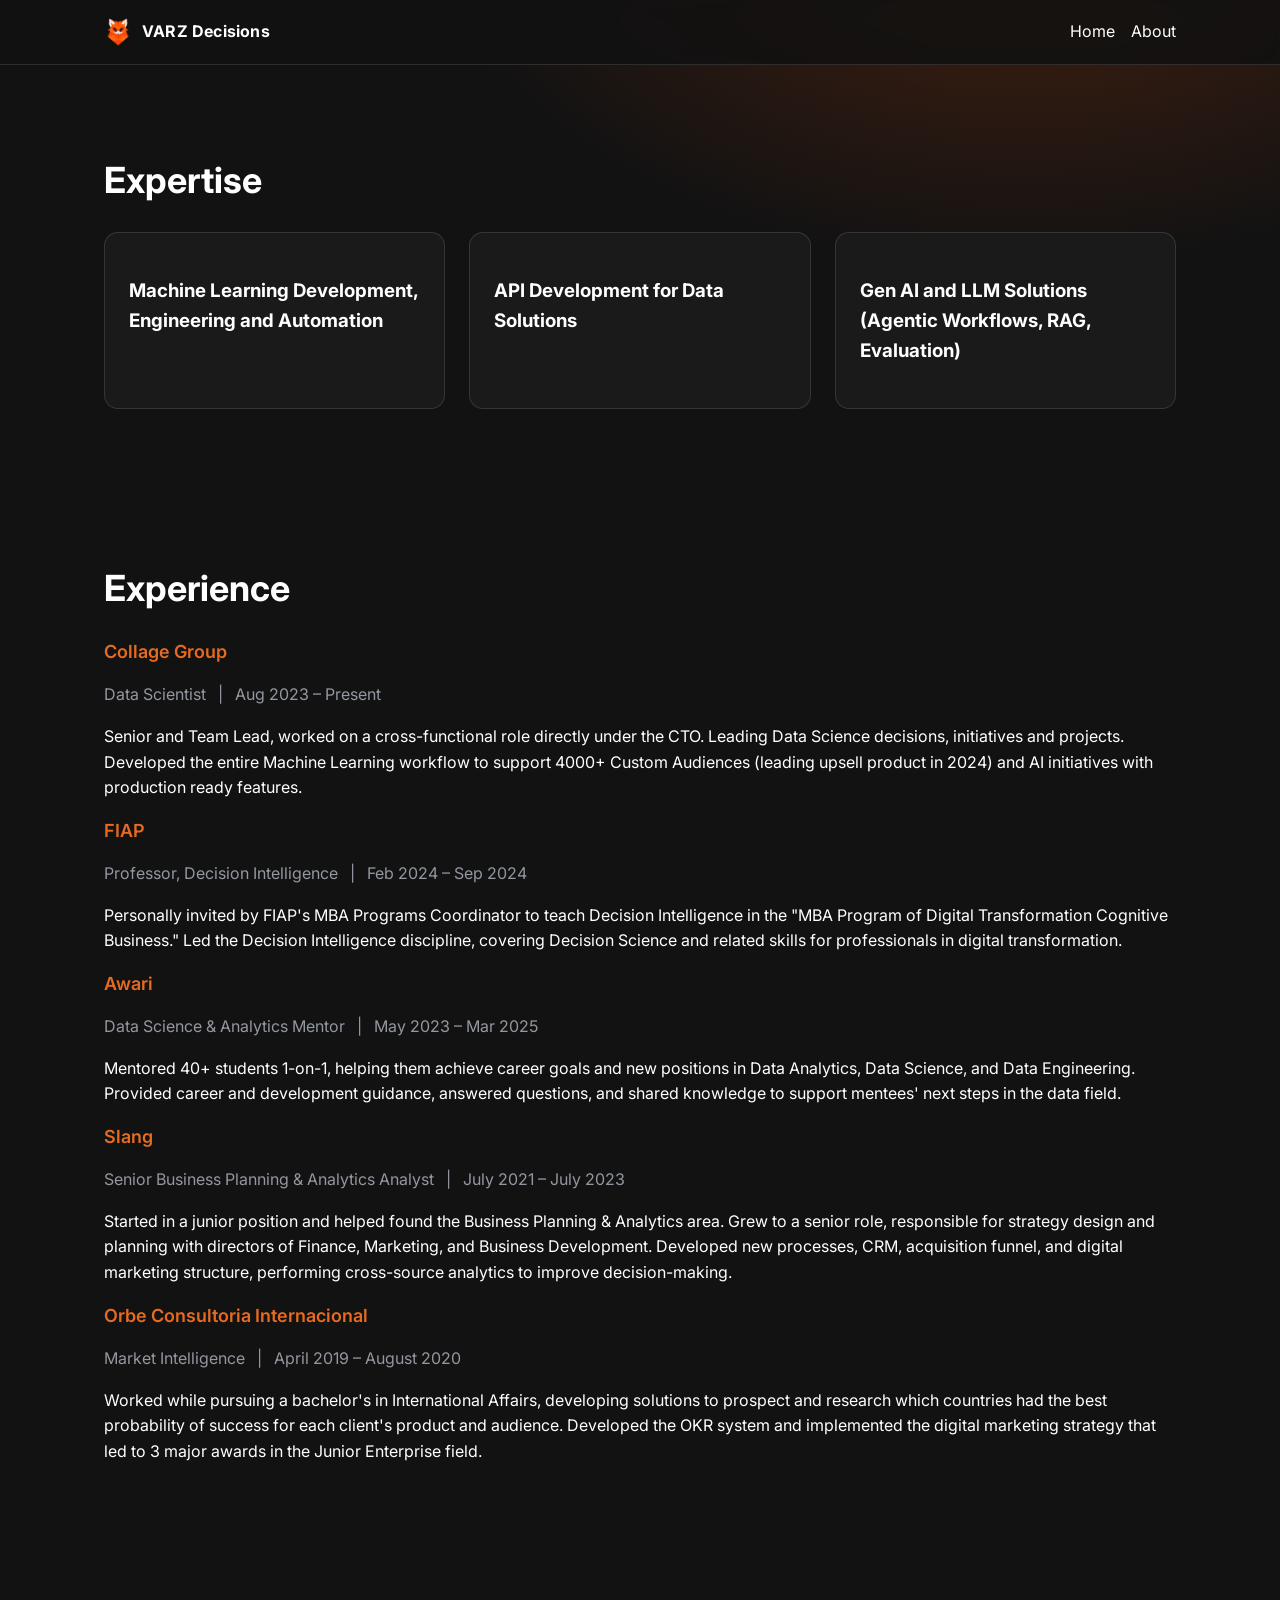
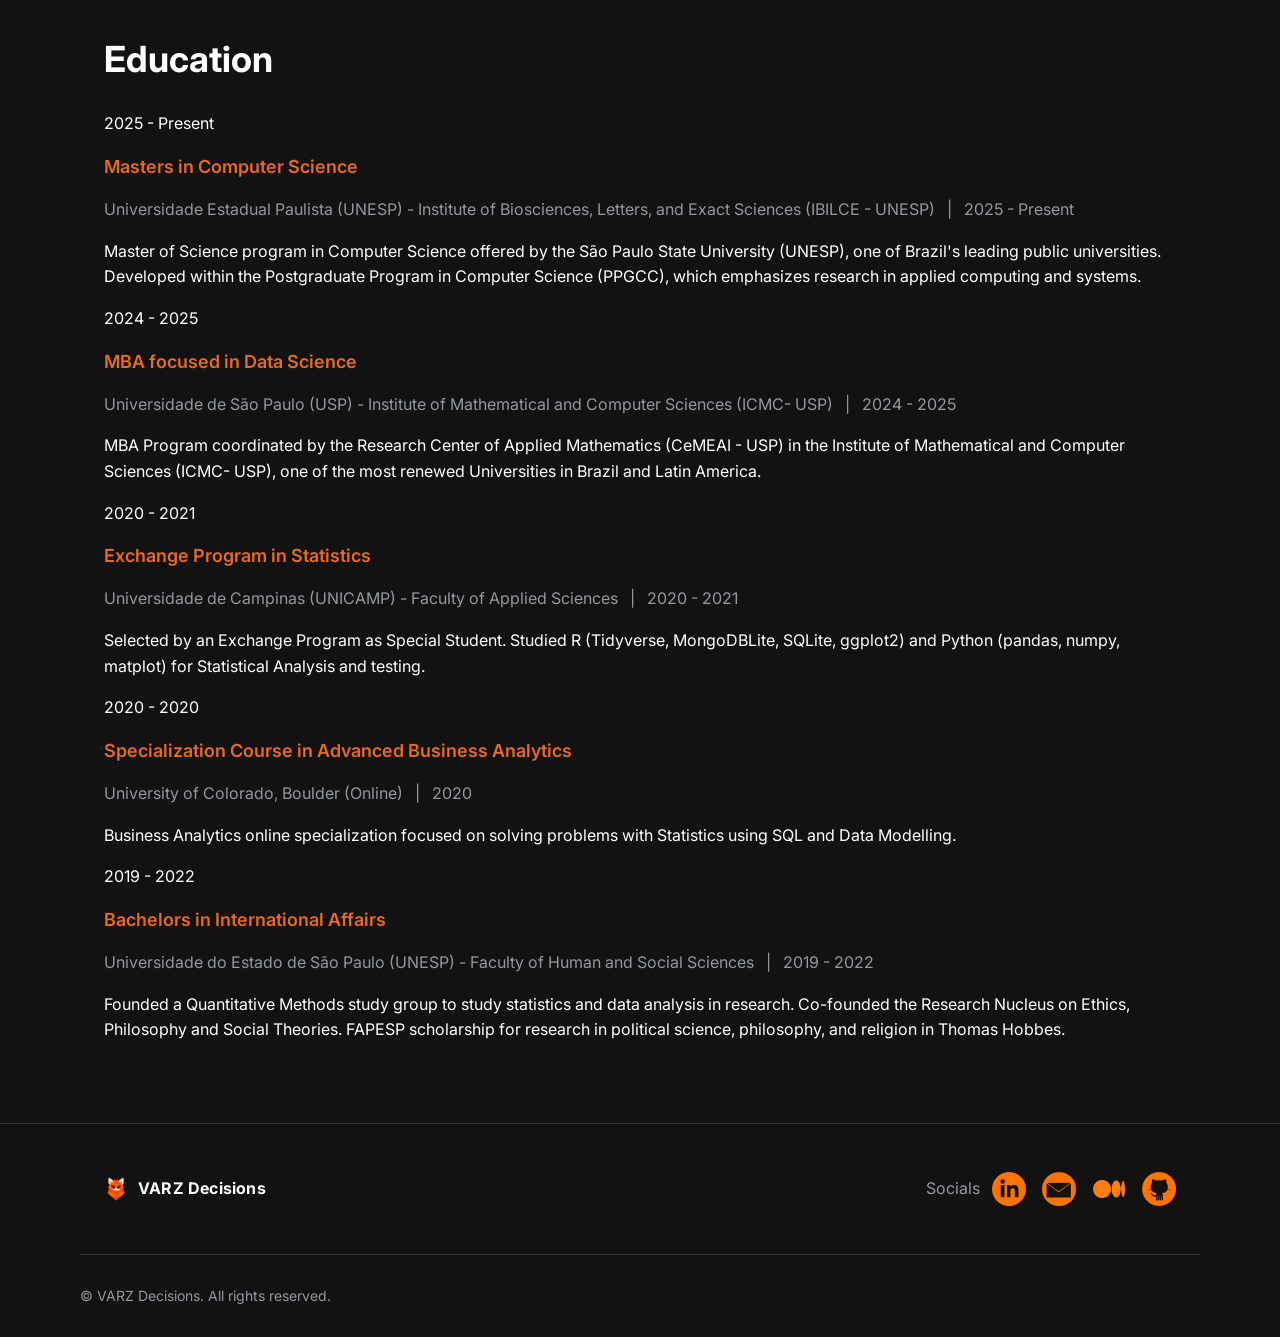
<file: src/about.html>
<!doctype html>
<html lang="en">
  <head>
    <meta charset="utf-8" />
    <link rel="icon" type="image/png" href="assets/logo.png">
    <meta name="viewport" content="width=device-width, initial-scale=1" />
    <meta name="description" content="Decision Intelligence & Market Research by Vinicius ARZ">
    <meta property="og:title" content="VARZ Decisions - About">
    <meta property="og:type" content="website">
    <meta name="theme-color" content="#121212">
    <title>About – Vinícius Ramos</title>
    <link rel="preconnect" href="https://fonts.googleapis.com">
    <link rel="preconnect" href="https://fonts.gstatic.com" crossorigin>
    <link href="https://fonts.googleapis.com/css2?family=Inter:wght@400;500;600;700&family=Onest:wght@600;700&display=swap" rel="stylesheet">
    <link rel="stylesheet" href="styles.css" />
  </head>
  <body>
    <a class="skip-link" href="#main">Skip to content</a>
    <!-- Mount point -->
    <div id="site-header"></div>

    <!-- Header loader -->
    <script>
    (async () => {
      const mount = document.getElementById('site-header');
      if (!mount) return;

      const res = await fetch('header.html');
      mount.innerHTML = await res.text();

      const path = (location.pathname.split('/').pop() || 'index.html').toLowerCase();
      mount.querySelectorAll('nav a').forEach(a => {
        if ((a.getAttribute('href') || '').toLowerCase() === path) a.classList.add('active');
      });

      const btn = mount.querySelector('.nav-toggle');   // matches header.html
      const nav = mount.querySelector('#site-nav');     // matches header.html
      if (!btn || !nav) return;

      btn.addEventListener('click', () => {
        const expanded = btn.getAttribute('aria-expanded') === 'true';
        btn.setAttribute('aria-expanded', String(!expanded));
        nav.classList.toggle('open', !expanded);
      });

      // optional: close menu after clicking a link (mobile)
      nav.querySelectorAll('a').forEach(link => {
        link.addEventListener('click', () => {
          btn.setAttribute('aria-expanded', 'false');
          nav.classList.remove('open');
        });
      });
    })();
    </script>

    <main id="main">
      <!-- About page content starts below, no hero section -->
      <section class="section features">
        <div class="container">
          <div class="section-head">
            <h2 class="h2">Expertise</h2>
          </div>
          <div class="grid-3 cards">
            <article class="card"><h3 class="h7">Machine Learning Development, Engineering and Automation</h3></article>
            <article class="card"><h3 class="h7">API Development for Data Solutions</h3></article>
            <article class="card"><h3 class="h7">Gen AI and LLM Solutions (Agentic Workflows, RAG, Evaluation)</h3></article>
          </div>
        </div>
      </section>
      <section class="section features">
        <div class="container">
          <div class="section-head">
            <h2 class="h2">Experience</h2>
          </div>
          <div class="timeline">
            <div class="timeline-item">
              <div class="timeline-content">
                <h3 class="h3">
                  <a href="https://www.collagegroup.com/" target="_blank" rel="noopener noreferrer">Collage Group</a>
                </h3>
                <p class="muted">Data Scientist <span aria-hidden="true" style="padding:0 0.5em;">&#124;</span> <span class="timeline-date">Aug 2023 – Present</span></p>
                <p>Senior and Team Lead, worked on a cross-functional role directly under the CTO. Leading Data Science decisions, initiatives and projects. Developed the entire Machine Learning workflow to support 4000+ Custom Audiences (leading upsell product in 2024) and AI initiatives with production ready features.</p>
              </div>
            </div>
            <div class="timeline-item">
              <div class="timeline-content">
                <h3 class="h3">
                  <a href="https://www.fiap.com.br/" target="_blank" rel="noopener noreferrer">FIAP</a>
                </h3>
                <p class="muted">Professor, Decision Intelligence <span aria-hidden="true" style="padding:0 0.5em;">&#124;</span> <span class="timeline-date">Feb 2024 – Sep 2024</span></p>
                <p>Personally invited by FIAP's MBA Programs Coordinator to teach Decision Intelligence in the "MBA Program of Digital Transformation Cognitive Business." Led the Decision Intelligence discipline, covering Decision Science and related skills for professionals in digital transformation.</p>
              </div>
            </div>
            <div class="timeline-item">
              <div class="timeline-content">
                <h3 class="h3">
                  <a href="https://www.awari.com.br/" target="_blank" rel="noopener noreferrer">Awari</a>
                </h3>
                <p class="muted">Data Science & Analytics Mentor <span aria-hidden="true" style="padding:0 0.5em;">&#124;</span> <span class="timeline-date">May 2023 – Mar 2025</span></p>
                <p>Mentored 40+ students 1-on-1, helping them achieve career goals and new positions in Data Analytics, Data Science, and Data Engineering. Provided career and development guidance, answered questions, and shared knowledge to support mentees' next steps in the data field.</p>
              </div>
            </div>
            <div class="timeline-item">
              <div class="timeline-content">
                <h3 class="h3">
                  <a href="https://www.slang.com/" target="_blank" rel="noopener noreferrer">Slang</a>
                </h3>
                <p class="muted">Senior Business Planning & Analytics Analyst <span aria-hidden="true" style="padding:0 0.5em;">&#124;</span> <span class="timeline-date">July 2021 – July 2023</span></p>
                <p>Started in a junior position and helped found the Business Planning & Analytics area. Grew to a senior role, responsible for strategy design and planning with directors of Finance, Marketing, and Business Development. Developed new processes, CRM, acquisition funnel, and digital marketing structure, performing cross-source analytics to improve decision-making.</p>
              </div>
            </div>
            <div class="timeline-item">
              <div class="timeline-content">
                <h3 class="h3">
                  <a href="https://www.orbe-ri.com/" target="_blank" rel="noopener noreferrer">Orbe Consultoria Internacional</a>
                </h3>
                <p class="muted">Market Intelligence <span aria-hidden="true" style="padding:0 0.5em;">&#124;</span> <span class="timeline-date">April 2019 – August 2020</span></p>
                <p>Worked while pursuing a bachelor's in International Affairs, developing solutions to prospect and research which countries had the best probability of success for each client's product and audience. Developed the OKR system and implemented the digital marketing strategy that led to 3 major awards in the Junior Enterprise field.</p>
              </div>
            </div>
          </div>
        </div>
      </section>
      <section class="section features">
        <div class="container">
          <div class="section-head">
            <h2 class="h2">Education</h2>
          </div>
          <div class="timeline">
            <div class="timeline-item">
              <div class="timeline-date">2025 - Present</div>
              <div class="timeline-content">
                  <h3 class="h3">Masters in Computer Science</h3>
                  <p class="muted">Universidade Estadual Paulista (UNESP) - Institute of Biosciences, Letters, and Exact Sciences (IBILCE - UNESP) <span aria-hidden="true" style="padding:0 0.5em;">&#124;</span> <span class="timeline-date">2025 - Present</span></p>
                <p>Master of Science program in Computer Science offered by the São Paulo State University (UNESP), one of Brazil's leading public universities. Developed within the Postgraduate Program in Computer Science (PPGCC), which emphasizes research in applied computing and systems.</p>
              </div>
            </div>
            <div class="timeline-item">
              <div class="timeline-date">2024 - 2025</div>
              <div class="timeline-content">
                  <h3 class="h3">MBA focused in Data Science</h3>
                  <p class="muted">Universidade de São Paulo (USP) - Institute of Mathematical and Computer Sciences (ICMC- USP) <span aria-hidden="true" style="padding:0 0.5em;">&#124;</span> <span class="timeline-date">2024 - 2025</span></p>
                <p>MBA Program coordinated by the Research Center of Applied Mathematics (CeMEAI - USP) in the Institute of Mathematical and Computer Sciences (ICMC- USP), one of the most renewed Universities in Brazil and Latin America.</p>
              </div>
            </div>
            <div class="timeline-item">
              <div class="timeline-date">2020 - 2021</div>
              <div class="timeline-content">
                  <h3 class="h3">Exchange Program in Statistics</h3>
                  <p class="muted">Universidade de Campinas (UNICAMP) - Faculty of Applied Sciences <span aria-hidden="true" style="padding:0 0.5em;">&#124;</span> <span class="timeline-date">2020 - 2021</span></p>
                <p>Selected by an Exchange Program as Special Student. Studied R (Tidyverse, MongoDBLite, SQLite, ggplot2) and Python (pandas, numpy, matplot) for Statistical Analysis and testing.</p>
              </div>
            </div>
            <div class="timeline-item">
              <div class="timeline-date">2020 - 2020</div>
              <div class="timeline-content">
                  <h3 class="h3">Specialization Course in Advanced Business Analytics</h3>
                  <p class="muted">University of Colorado, Boulder (Online) <span aria-hidden="true" style="padding:0 0.5em;">&#124;</span> <span class="timeline-date">2020</span></p>
                <p>Business Analytics online specialization focused on solving problems with Statistics using SQL and Data Modelling.</p>
              </div>
            </div>
            <div class="timeline-item">
              <div class="timeline-date">2019 - 2022</div>
              <div class="timeline-content">
                  <h3 class="h3">Bachelors in International Affairs</h3>
                  <p class="muted">Universidade do Estado de São Paulo (UNESP) - Faculty of Human and Social Sciences <span aria-hidden="true" style="padding:0 0.5em;">&#124;</span> <span class="timeline-date">2019 - 2022</span></p>
                <p>Founded a Quantitative Methods study group to study statistics and data analysis in research. Co-founded the Research Nucleus on Ethics, Philosophy and Social Theories. FAPESP scholarship for research in political science, philosophy, and religion in Thomas Hobbes.</p>
              </div>
            </div>
          </div>
        </div>
      </section>
    </main>
    <div id="footer-placeholder"></div>
    <script>
      document.addEventListener('DOMContentLoaded', () => {
        const footerPlaceholder = document.getElementById('footer-placeholder');
        if (footerPlaceholder) {
          fetch('footer.html')
            .then(response => response.text())
            .then(data => {
              footerPlaceholder.innerHTML = data;
            })
            .catch(error => console.error('Error loading footer:', error));
        }
      });
    </script>
  </body>
</html>
</file>
<file: styles.css>
.timeline .h3 {
  color: var(--primary);
}
:root{
  --bg: #121212;
  --surface: #1a1a1a;
  --surface-2: #141414;
  --text: #ffffff;
  --muted: #93979f;
  --border: #ffffff1f;
  --primary: #e66a1f;
  --primary-ink: #3b210c;
  --secondary: #fabc9b;
  --radius: 14px;
  --container: 1120px;
  --space-2xs: .25rem;
  --space-xs: .5rem;
  --space-s: .75rem;
  --space-m: 1rem;
  --space-l: 1.5rem;
  --space-xl: 2rem;
  --space-2xl: 3rem;
  --space-3xl: 4rem;
  --shadow-card: 0 4px 8px rgba(0, 0, 0, 0.2);
}

*{box-sizing:border-box}
html,body{height:100%}
html{scroll-behavior:smooth}
body{
  margin:0;
  font-family: Inter, -apple-system, BlinkMacSystemFont, Segoe UI, Roboto, Helvetica, Arial, "Apple Color Emoji","Segoe UI Emoji", "Segoe UI Symbol", sans-serif;
  color: var(--text);
  background: radial-gradient(1000px 600px at 80% -10%, #e34e0941 0, transparent 60%), var(--bg);
  background-attachment: fixed;
  line-height:1.6;
}
img{max-width:100%;display:block}
a{color:inherit;text-decoration:none}
.container{max-width:var(--container);margin-inline:auto;padding-inline: var(--space-l)}
.section{padding: calc(var(--space-3xl) + var(--space-xl)) 0}
.page-section{scroll-margin-top:88px}
.section-head{display:grid;gap:var(--space-m);margin-bottom:var(--space-xl)}
.section-head p{max-width:72ch}
.muted{color:var(--muted)}
.small{font-size:.875rem}
.display{font-family: "Onest", Inter, system-ui, sans-serif; font-weight:700; font-size: clamp(2.25rem, 5vw, 3.5rem); line-height:1.1; letter-spacing:-0.01em}
.h2{font-size: clamp(1.5rem, 3vw, 2.25rem); line-height:1.2; font-weight:700}
.h3{font-size:1.125rem;line-height:1.35;font-weight:600}
.lead{font-size:1.125rem;color:var(--muted);}
.lead br {
  display: block;
  content: "";
  margin-top: 1.5em;
}

.stack{display:flex;flex-direction:column}
.gap-m{gap: var(--space-m)}
.gap-l{gap: var(--space-l)}

.grid-2{display:grid;grid-template-columns:1fr;gap: var(--space-2xl)}
.grid-3{display:grid;grid-template-columns:1fr;gap: var(--space-l)}
.grid-3.tight{gap: var(--space-m)}
.align-center{align-items:center}
.actions{display:flex;flex-wrap:wrap;gap:var(--space-m)}
@media (min-width: 880px){
  .grid-2{grid-template-columns: 1.1fr .9fr}
  .grid-3{grid-template-columns: repeat(3, 1fr)}
}

.hero{
  min-height: 100svh;
  display:flex;
  align-items:center;
}
.hero-layout{
  align-items:center;
  gap:clamp(3rem, 7vw, 8rem);
}
.hero-copy{
  max-width:38rem;
}
.hero-copy .lead{
  max-width:34rem;
}
.hero .hero-media{
  display:flex;
  justify-content:center;
  align-items:center;
}
.hero-portrait{
  width:min(320px, 70vw);
  aspect-ratio:1;
  padding:10px;
  border-radius:999px;
  border:1px solid var(--border);
  background:color-mix(in oklab, var(--surface) 82%, transparent);
}
.hero-portrait img{
  width:100%;
  height:100%;
  object-fit:cover;
  border-radius:999px;
}

.eyebrow{font-size:.875rem; letter-spacing:.12em; text-transform:uppercase; color:var(--muted)}

.btn{
  display:inline-flex; align-items:center; justify-content:center;
  padding: .7rem 1rem; border-radius: calc(var(--radius) - 4px);
  border:1px solid var(--border); background: var(--surface-2);
  font-weight:600; transition: transform .06s ease, background .2s ease, border-color .2s ease;
}
.btn:hover{transform: translateY(-1px)}
.btn.primary{background: var(--primary); color: var(--primary-ink); border-color: color-mix(in oklab, var(--primary) 60%, black)}
.btn.ghost{background: transparent}

.card{
  padding: var(--space-l);
  border-radius: var(--radius);
  background: var(--surface);
  border:1px solid var(--border);
}
.about-highlight{
  margin-top: var(--space-2xl);
}
.icon-circle{
  width:40px; height:40px; border-radius:999px;
  display:grid;place-items:center; background: #ad581333; border:1px solid var(--border); margin-bottom: .5rem;
}
.icon-circle img{width:20px;height:20px}

.showcase .media img{border-radius: var(--radius); border:1px solid var(--border)}

.checklist{padding-left:1.25rem}
.checklist li{margin:.25rem 0}

.stats .stat{display:grid; gap:.25rem; text-align:center; background: var(--surface); padding: var(--space-l); border-radius: var(--radius); border:1px solid var(--border)}
.stats .stat-value{font-family:"Onest", Inter, sans-serif; font-size: clamp(1.75rem, 4vw, 2.5rem); font-weight:700}
.stats .stat-label{color:var(--muted)}

.logo-row{display:grid; grid-template-columns: repeat(4, minmax(0,1fr)); gap: var(--space-l); align-items:center}
.logo-row img{filter: grayscale(1) brightness(.9); opacity:.8}

.quote{margin-top: var(--space-2xl); padding: var(--space-xl); border-radius: var(--radius); background: var(--surface); border:1px solid var(--border)}
.quote p{font-size:1.125rem}
.quote footer{color:var(--muted)}

.cta .cta-inner{
  display:grid;
  gap: var(--space-xl);
  background: var(--surface);
  border:1px solid var(--border);
  border-radius: var(--radius);
  padding: calc(var(--space-xl) + var(--space-xs));
}
.cta-copy{
  max-width: 56ch;
}
.cta-copy .h2{
  margin:.35rem 0 .5rem;
}
.cta-copy p{
  margin:0;
}
.cta-actions{
  display:flex;
  flex-wrap:wrap;
  gap: var(--space-m);
}

.site-footer{border-top:1px solid var(--border); padding-top: var(--space-2xl)}
.footer-grid{display:grid; grid-template-columns: 1fr; gap: var(--space-xl); padding-bottom: var(--space-2xl)}
.footer-nav{display:grid; grid-template-columns: repeat(3, minmax(0,1fr)); gap: var(--space-xl)}
.footer-title{font-weight:700; margin:0 0 .25rem 0}
.footer-nav a{color: var(--muted); margin:.25rem 0}
.legal{padding: var(--space-m) 0; border-top:1px solid var(--border)}

.skip-link{position:absolute;left:-9999px;top:auto;width:1px;height:1px;overflow:hidden}
.skip-link:focus{left:8px;top:8px;width:auto;height:auto;background:var(--text);color:var(--bg);padding:.5rem;border-radius:8px}

/* Mobile Nav */
.layout {
  display: flex;
  height: 100%;
}

.sidebar {
  width: 260px;
  background-color: var(--surface);
  display: flex;
  flex-direction: column;
  align-items: center;
  padding: var(--space-l);
  position: sticky;
  top: 0;
  height: 100vh;
  box-shadow: var(--shadow-card);
}

.hero-image {
  width: 100%;
  border-radius: var(--radius-md);
  margin-top: var(--space-l);
}

.content {
  flex: 1;
  padding: var(--space-l);
  overflow-y: auto;
}

.timeline{display:grid;gap:var(--space-2xl);max-width:900px}
.timeline-item{
  display:grid;
  gap:var(--space-s);
  padding:0;
}
.timeline-content{
  padding-left:var(--space-xl);
  border-left:1px solid var(--border);
}
.timeline-content > :first-child{margin-top:0}
.timeline-content > :last-child{margin-bottom:0}
.timeline-date{
  font-size:.9rem;
  color:var(--muted);
  font-weight:500;
}

.release-slider{
  display:grid;
  grid-template-columns:auto minmax(0, 1fr) auto;
  align-items:center;
  gap:var(--space-l);
}
.release-viewport{
  position:relative;
  min-height:420px;
}
.release-slide{
  position:absolute;
  inset:0;
  display:grid;
  gap:var(--space-xl);
  align-items:center;
  opacity:0;
  pointer-events:none;
  transform:translateY(10px);
  transition:opacity .35s ease, transform .35s ease;
}
.release-slide.is-active{
  opacity:1;
  pointer-events:auto;
  transform:translateY(0);
}
.release-media{
  display:block;
  width:100%;
  max-width:420px;
  border-radius:var(--radius);
  overflow:hidden;
  border:1px solid var(--border);
  background:var(--surface);
}
.release-media img{
  width:100%;
  aspect-ratio:16/10;
  object-fit:cover;
}
.release-copy{
  max-width:58ch;
}
.release-copy .h3{
  margin-top:0;
  margin-bottom:.5rem;
}
.release-copy p{
  margin:0;
  color:var(--muted);
}
.slider-arrow{
  width:44px;
  height:44px;
  border-radius:999px;
  border:1px solid var(--border);
  background:var(--surface);
  color:var(--text);
  display:grid;
  place-items:center;
  cursor:pointer;
  transition:transform .15s ease, background .2s ease;
}
.slider-arrow:hover{
  transform:translateY(-1px);
}
.slider-dots{
  display:flex;
  justify-content:center;
  gap:.6rem;
  margin-top:var(--space-xl);
}
.slider-dot{
  width:10px;
  height:10px;
  border-radius:999px;
  border:0;
  background:var(--border);
  cursor:pointer;
  padding:0;
}
.slider-dot.is-active{
  background:var(--text);
}

@media (max-width: 880px) {
  .section{
    padding: var(--space-3xl) 0;
  }

  .layout {
    flex-direction: column;
  }

  .sidebar {
    width: 100%;
    height: auto;
    position: relative;
    box-shadow: none;
  }

  .hero-image {
    margin-top: 0;
  }

  .content {
    padding: var(--space-m);
  }

  .hero{
    min-height:auto;
    padding-top:var(--space-2xl);
  }

  .hero-layout{
    gap:var(--space-xl);
  }

  .hero-copy{
    max-width:none;
  }

  .hero-copy .display{
    max-width: 12ch;
  }

  .hero-copy .lead{
    max-width: 32rem;
    font-size: 1.02rem;
  }

  .actions{
    gap: var(--space-s);
  }

  .btn{
    padding: .72rem .95rem;
  }

  .hero-socials{
    gap:.75rem;
  }

  .hero .hero-media{
    order:-1;
    justify-content:flex-start;
  }

  .hero-portrait{
    width:min(220px, 58vw);
  }

  .timeline{
    gap:var(--space-xl);
  }

  .timeline-content{
    padding-left:var(--space-l);
  }

  .release-slider{
    grid-template-columns:1fr;
    gap:var(--space-m);
  }

  .release-viewport{
    min-height:420px;
  }

  .release-slide{
    gap:var(--space-l);
  }

  .release-copy{
    max-width:none;
  }

  .slider-arrow{
    display:none;
  }

  .insight-panel{
    gap:var(--space-m);
    padding:var(--space-m);
  }

  .content-grid{
    gap:var(--space-m);
  }

  .feature-pair{
    gap:var(--space-m);
  }

  .medium-feature{
    gap:var(--space-l);
    padding:var(--space-m);
  }

  .medium-feature-mark{
    width:64px;
    height:64px;
  }

  .list-pubs{
    gap:var(--space-m);
  }

  .embed-title{
    line-height:1.45;
  }

  .cta .cta-inner{
    padding: var(--space-xl);
  }
}

@media (min-width: 900px){
  .release-slide{
    grid-template-columns:minmax(280px, 420px) minmax(0, 1fr);
  }

  .cta .cta-inner{
    grid-template-columns:minmax(0, 1fr) auto;
    align-items:end;
  }

  .cta-actions{
    justify-content:flex-end;
  }
}

/* Keep brand and socials on the same row, vertically centered */
.footer-grid {
  display: flex;
  align-items: center;          /* same vertical line for brand + socials */
  justify-content: space-between;
  gap: 1rem;
  flex-wrap: wrap;
}
.footer-brand .brand{
  display:flex;
  align-items:center;
  gap:.625rem;
  flex-wrap:nowrap;
}
.footer-brand .brand-name{
  white-space:nowrap;
}

/* Right-align socials on desktop; keep your existing spacing */
.footer-socials {
  display: flex;
  align-items: center;
  gap: 0.75rem;                 /* label ↔ icons */
  margin: 0;                    /* avoid extra vertical space */
}
.footer-socials .social-links {
  display: flex;
  align-items: center;
  gap: 1rem;                    /* icon spacing stays the same */
}

/* Mobile: stack and center */
@media (max-width: 768px) {
  .footer-grid {
    flex-direction: column;
    justify-content: center;
    text-align: center;
  }
  .footer-socials {
    justify-content: center;
  }
}

.hero-media {min-height: 100%}

.hero-socials {
  display: flex;
  align-items:center;
  flex-wrap:wrap;
  gap:.85rem;
}

.hero-socials img {
  width: 22px;
  height: 22px;
  object-fit: contain;
}

.embed-grid{display:grid;grid-template-columns:repeat(auto-fit,minmax(320px,1fr));gap:var(--space-l)}
.embed{overflow:hidden;border-radius:var(--radius);border:1px solid var(--border);background:var(--surface)}
.embed iframe{width:100%;height:100%;border:0;display:block}

.embed.is-16x9{aspect-ratio:16/9}
.embed.is-li{aspect-ratio:504/670;min-height:420px}

.embed.is-li {
  background: #121212;       /* match site background */
  padding: 8px;
  border-radius: var(--radius);
}

.speaking .speaking-grid{display:grid;grid-template-columns:repeat(2,minmax(0,1fr));gap:var(--space-l)}
@media (max-width:880px){.speaking .speaking-grid{grid-template-columns:1fr}}

.item{display:flex;flex-direction:column;gap:.5rem}

.embed{position:relative;overflow:hidden;border-radius:var(--radius);border:1px solid var(--border);background:var(--surface)}
.embed.is-16x9{aspect-ratio:16/9}
.embed iframe,.embed img{position:absolute;inset:0;width:100%;height:100%;border:0;display:block;object-fit:cover}

.embed-title{margin:.25rem 0 0;font-weight:600;font-size:1rem}

.list-links, .list-pubs {list-style:none;margin:0;padding:0;display:flex;flex-direction:column;gap:.75rem}
.list-links a, .list-pubs a, .pub-title {font-weight:600;color:var(--text);text-decoration:none}
.list-links a:hover, .list-pubs a:hover {color:var(--primary)}
.pub-meta {margin-top:.25rem}

.insights-layout{
  display:grid;
  gap:var(--space-l);
}
.insights-column{
  display:grid;
  gap:var(--space-l);
  align-content:start;
}
.feature-pair{
  display:grid;
  gap:var(--space-l);
}
.insight-panel{
  display:grid;
  gap:var(--space-l);
  padding:var(--space-l);
  border:1px solid var(--border);
  border-radius:var(--radius);
  background:var(--surface);
}
.insight-panel .h3{
  margin:0;
}
.insight-panel-compact{
  align-content:center;
}

.content-grid{display:grid;grid-template-columns:repeat(4,1fr);gap:var(--space-l)}
@media (max-width:1024px){.content-grid{grid-template-columns:repeat(3,1fr)}}
@media (max-width:880px){.content-grid{grid-template-columns:repeat(2,1fr)}}
@media (max-width:560px){.content-grid{grid-template-columns:1fr}}

.item{display:flex;flex-direction:column;gap:.5rem}
.embed{position:relative;overflow:hidden;border-radius:var(--radius);border:1px solid var(--border);background:var(--surface)}
.embed.is-16x9{aspect-ratio:16/9}
.embed iframe,.embed img{position:absolute;inset:0;width:100%;height:100%;border:0;display:block;object-fit:cover}
.embed-title{margin:.25rem 0 0;font-size:.95rem;font-weight:600}
.repo-grid{display:grid;grid-template-columns:repeat(2,1fr);gap:var(--space-l)}
@media (max-width:880px){.repo-grid{grid-template-columns:1fr}}
.repo-grid .embed.is-16x9{aspect-ratio:16/9;max-height:200px}
.medium-feature{
  display:flex;
  align-items:center;
  justify-content:space-between;
  gap:var(--space-xl);
  padding:var(--space-xl);
  border:1px solid var(--border);
  border-radius:var(--radius);
  background:var(--surface);
  overflow:hidden;
}
.insight-panel .medium-feature{
  padding:0;
  border:0;
  background:transparent;
}
.medium-feature-copy{
  max-width:36ch;
}
.medium-feature-copy .h3{
  margin:.35rem 0 .5rem;
}
.medium-feature-copy p{
  margin:0;
}
.medium-feature-mark{
  flex-shrink:0;
  width:72px;
  height:72px;
  border-radius:999px;
  display:grid;
  place-items:center;
  background:#ad581333;
  border:1px solid var(--border);
}
.medium-feature-icon{
  width:30px;
  height:30px;
  object-fit:contain;
  position:static;
}
@media (max-width:700px){
  .medium-feature{
    align-items:flex-start;
    flex-direction:column;
  }
}

/* place AFTER the old rule (or replace it) */
.list-links a {
  font-weight: 400;          /* not bold */
  color: var(--text);
  text-decoration: none;
}

.list-pubs a, .pub-title {
  font-weight: 600;          /* keep pubs bold */
  color: var(--text);
  text-decoration: none;
}

/* optional: tighten size/spacing */
.list-links a { font-size: .95rem; }
.list-links { gap: .6rem; }

.case-study-link{
  display:inline-flex;
  align-items:center;
  gap:.45rem;
  margin-top:var(--space-m);
  color:var(--secondary);
  font-size:.95rem;
  font-weight:600;
}
.case-study-link:hover{color:var(--text)}
.case-study-index{
  display:flex;
  flex-wrap:wrap;
  align-items:center;
  gap:.5rem .9rem;
  margin-top:var(--space-l);
  padding-top:var(--space-m);
  border-top:1px solid var(--border);
}
.case-study-index a{color:var(--secondary);font-size:.95rem;font-weight:600}
.case-study-index a:hover{color:var(--text)}

.case-study-page{
  padding:var(--space-xl) 0 var(--space-3xl);
}
.back-link{
  display:inline-flex;
  align-items:center;
  gap:.5rem;
  color:var(--muted);
  font-size:.95rem;
  font-weight:600;
}
.back-link:hover{color:var(--text)}
.case-study-hero{
  max-width:860px;
  padding:clamp(4rem,10vw,8rem) 0 var(--space-3xl);
}
.case-study-hero .display{margin:.65rem 0 1rem}
.case-study-intro{
  max-width:62ch;
  margin:0;
  color:var(--muted);
  font-size:clamp(1.1rem,2vw,1.35rem);
  line-height:1.55;
}
.case-study-facts{
  display:grid;
  grid-template-columns:repeat(2,minmax(0,1fr));
  gap:var(--space-l);
  margin-top:var(--space-2xl);
  padding-top:var(--space-l);
  border-top:1px solid var(--border);
}
.case-study-facts div{display:grid;gap:.45rem}
.case-study-facts strong{font-size:.98rem;line-height:1.4}
.case-study-content{max-width:900px}
.case-study-section{
  padding:var(--space-3xl) 0;
  border-top:1px solid var(--border);
}
.case-study-section .h2{max-width:24ch;margin:.5rem 0 var(--space-m)}
.case-study-section > p{max-width:70ch;color:var(--muted);font-size:1.05rem}
.case-study-grid{
  display:grid;
  grid-template-columns:repeat(3,minmax(0,1fr));
  gap:var(--space-l);
  margin-top:var(--space-2xl);
}
.case-study-grid.two-column{grid-template-columns:repeat(2,minmax(0,1fr))}
.case-study-card{
  padding:var(--space-l);
  border:1px solid var(--border);
  border-radius:var(--radius);
  background:var(--surface);
}
.case-study-step{color:var(--primary);font-family:"Onest",Inter,sans-serif;font-weight:700}
.case-study-card .h3{margin:.7rem 0 .5rem}
.case-study-card p{margin:0;color:var(--muted);font-size:.95rem}
.case-study-card p + p{margin-top:var(--space-m)}
.case-study-detail{
  display:grid;
  gap:var(--space-m);
  max-width:72ch;
  margin-top:var(--space-3xl);
}
.case-study-detail .h3{margin:var(--space-xl) 0 0;color:var(--text)}
.case-study-detail .h3:first-child{margin-top:0}
.case-study-detail p{margin:0;color:var(--muted);font-size:1.03rem;line-height:1.75}
.case-study-note{
  max-width:70ch;
  margin-top:var(--space-2xl);
  padding:var(--space-l);
  border-left:3px solid var(--primary);
  background:var(--surface);
}
.case-study-note p{margin:.35rem 0 0;color:var(--muted)}
.case-study-next{
  display:grid;
  gap:var(--space-m);
  padding:var(--space-2xl) 0 var(--space-l);
}
.case-study-next-links{display:flex;flex-wrap:wrap;gap:var(--space-m)}

@media (max-width:700px){
  .case-study-page{padding-top:var(--space-m)}
  .case-study-hero{padding:var(--space-3xl) 0 var(--space-2xl)}
  .case-study-facts,.case-study-grid,.case-study-grid.two-column{grid-template-columns:1fr}
  .case-study-section{padding:var(--space-2xl) 0}
  .case-study-section .h2{max-width:none}
  .case-study-next-links .btn{flex:1 1 100%}
}

@media (min-width: 960px){
  .insights-layout{
    grid-template-columns:minmax(0, 1fr) minmax(0, 1fr);
    align-items:start;
  }

  .feature-pair{
    grid-column:1 / -1;
    grid-template-columns:minmax(0, 1fr) minmax(0, 1fr);
  }
}

@media (max-width:1024px){
  .speaking-grid-compact{
    grid-template-columns:repeat(2,1fr);
  }
}

@media (max-width:560px){
  .section{
    padding: calc(var(--space-2xl) + var(--space-xs)) 0;
  }

  .hero{
    padding-top: var(--space-xl);
  }

  .hero-layout{
    gap: var(--space-l);
  }

  .hero-copy .display{
    max-width:none;
    font-size: clamp(2rem, 11vw, 2.5rem);
  }

  .hero-copy .lead{
    font-size: .98rem;
  }

  .actions{
    width:100%;
  }

  .actions .btn{
    flex:1 1 0;
    min-width:0;
  }

  .hero-portrait{
    width:min(190px, 56vw);
  }

  .timeline{
    gap:var(--space-l);
  }

  .timeline-content{
    padding-left:var(--space-m);
  }

  .release-viewport{
    min-height:380px;
  }

  .release-slide{
    gap:var(--space-m);
  }

  .insights-layout,
  .insights-column,
  .feature-pair{
    gap:var(--space-m);
  }

  .insight-panel{
    padding:var(--space-m);
  }

  .medium-feature{
    align-items:flex-start;
    flex-direction:row;
    gap:var(--space-m);
  }

  .medium-feature-copy{
    max-width:none;
  }

  .medium-feature-mark{
    width:56px;
    height:56px;
  }

  .medium-feature-icon{
    width:24px;
    height:24px;
  }

  .cta .cta-inner{
    gap:var(--space-l);
    padding:var(--space-l);
  }

  .cta-actions{
    width:100%;
  }

  .cta-actions .btn{
    flex:1 1 100%;
  }

  .speaking-grid-compact{
    grid-template-columns:1fr;
  }
}

@media (max-width:560px){
  .hero-socials img{width:20px;height:20px}
}
</file>
<file: src/styles.css>
.timeline .h3 {
  color: var(--primary);
}
:root{
  --bg: #121212;
  --surface: #1a1a1a;
  --surface-2: #141414;
  --text: #ffffff;
  --muted: #93979f;
  --border: #ffffff1f;
  --primary: #e66a1f;
  --primary-ink: #3b210c;
  --secondary: #fabc9b;
  --radius: 14px;
  --container: 1120px;
  --space-2xs: .25rem;
  --space-xs: .5rem;
  --space-s: .75rem;
  --space-m: 1rem;
  --space-l: 1.5rem;
  --space-xl: 2rem;
  --space-2xl: 3rem;
  --space-3xl: 4rem;
  --shadow-card: 0 4px 8px rgba(0, 0, 0, 0.2);
}

*{box-sizing:border-box}
html,body{height:100%}
body{
  margin:0;
  font-family: Inter, -apple-system, BlinkMacSystemFont, Segoe UI, Roboto, Helvetica, Arial, "Apple Color Emoji","Segoe UI Emoji", "Segoe UI Symbol", sans-serif;
  color: var(--text);
  background: radial-gradient(1000px 600px at 80% -10%, #e34e0941 0, transparent 60%), var(--bg);
  background-attachment: fixed;
  line-height:1.6;
}
img{max-width:100%;display:block}
a{color:inherit;text-decoration:none}
.container{max-width:var(--container);margin-inline:auto;padding-inline: var(--space-l)}
.section{padding: var(--space-3xl) 0}
.muted{color:var(--muted)}
.small{font-size:.875rem}
.display{font-family: "Onest", Inter, system-ui, sans-serif; font-weight:700; font-size: clamp(2.25rem, 5vw, 3.5rem); line-height:1.1; letter-spacing:-0.01em}
.h2{font-size: clamp(1.5rem, 3vw, 2.25rem); line-height:1.2; font-weight:700}
.h3{font-size:1.125rem;line-height:1.35;font-weight:600}
.lead{font-size:1.125rem;color:var(--muted);}
.lead br {
  display: block;
  content: "";
  margin-top: 1.5em;
}

.stack{display:flex;flex-direction:column}
.gap-m{gap: var(--space-m)}
.gap-l{gap: var(--space-l)}

.grid-2{display:grid;grid-template-columns:1fr;gap: var(--space-2xl)}
.grid-3{display:grid;grid-template-columns:1fr;gap: var(--space-l)}
.grid-3.tight{gap: var(--space-m)}
.align-center{align-items:center}
@media (min-width: 880px){
  .grid-2{grid-template-columns: 1.1fr .9fr}
  .grid-3{grid-template-columns: repeat(3, 1fr)}
}

.site-header{
  position:sticky; top:0; z-index:100;
  backdrop-filter:saturate(160%) blur(8px);
  background: color-mix(in oklab, var(--bg) 92%, transparent);
  border-bottom: 1px solid var(--border);
}
.header-inner{display:flex;align-items:center;justify-content:space-between;height:64px}
.brand{display:flex;align-items:center;gap:.625rem}
.brand-name{font-weight:700;letter-spacing:.2px}
.site-nav{display:flex;align-items:center;gap: var(--space-l)}
.site-nav ul{display:none;list-style:none;margin:0;padding:0;gap: var(--space-m)}
.site-nav .btn{display:none}
.nav-toggle{display:inline-flex;flex-direction:column;gap:4px;background:transparent;border:0;cursor:pointer}
.nav-toggle .bar{width:22px;height:2px;background:var(--text);border-radius:2px}

@media (min-width: 880px){
  .site-nav ul{display:flex}
  .site-nav .btn{display:inline-flex}
  .nav-toggle{display:none}
}

.hero .hero-media{background: var(--surface); border:1px solid var(--border); border-radius: var(--radius); overflow:hidden}

.eyebrow{font-size:.875rem; letter-spacing:.12em; text-transform:uppercase; color:var(--muted)}

.btn{
  display:inline-flex; align-items:center; justify-content:center;
  padding: .7rem 1rem; border-radius: calc(var(--radius) - 4px);
  border:1px solid var(--border); background: var(--surface-2);
  font-weight:600; transition: transform .06s ease, background .2s ease, border-color .2s ease;
}
.btn:hover{transform: translateY(-1px)}
.btn.primary{background: var(--primary); color: var(--primary-ink); border-color: color-mix(in oklab, var(--primary) 60%, black)}
.btn.ghost{background: transparent}

.card{
  padding: var(--space-l);
  border-radius: var(--radius);
  background: var(--surface);
  border:1px solid var(--border);
}
.icon-circle{
  width:40px; height:40px; border-radius:999px;
  display:grid;place-items:center; background: #ad581333; border:1px solid var(--border); margin-bottom: .5rem;
}
.icon-circle img{width:20px;height:20px}

.showcase .media img{border-radius: var(--radius); border:1px solid var(--border)}

.checklist{padding-left:1.25rem}
.checklist li{margin:.25rem 0}

.stats .stat{display:grid; gap:.25rem; text-align:center; background: var(--surface); padding: var(--space-l); border-radius: var(--radius); border:1px solid var(--border)}
.stats .stat-value{font-family:"Onest", Inter, sans-serif; font-size: clamp(1.75rem, 4vw, 2.5rem); font-weight:700}
.stats .stat-label{color:var(--muted)}

.logo-row{display:grid; grid-template-columns: repeat(4, minmax(0,1fr)); gap: var(--space-l); align-items:center}
.logo-row img{filter: grayscale(1) brightness(.9); opacity:.8}

.quote{margin-top: var(--space-2xl); padding: var(--space-xl); border-radius: var(--radius); background: var(--surface); border:1px solid var(--border)}
.quote p{font-size:1.125rem}
.quote footer{color:var(--muted)}

.cta .cta-inner{
  display:flex; align-items:center; justify-content:space-between; gap: var(--space-l);
  background: linear-gradient(0deg, #ffffff14, #ffffff14), var(--surface);
  border:1px solid var(--border); border-radius: var(--radius); padding: var(--space-xl);
}

.site-footer{border-top:1px solid var(--border); padding-top: var(--space-2xl)}
.footer-grid{display:grid; grid-template-columns: 1fr; gap: var(--space-xl); padding-bottom: var(--space-2xl)}
.footer-nav{display:grid; grid-template-columns: repeat(3, minmax(0,1fr)); gap: var(--space-xl)}
.footer-title{font-weight:700; margin:0 0 .25rem 0}
.footer-nav a{color: var(--muted); margin:.25rem 0}
.legal{padding: var(--space-m) 0; border-top:1px solid var(--border)}

.skip-link{position:absolute;left:-9999px;top:auto;width:1px;height:1px;overflow:hidden}
.skip-link:focus{left:8px;top:8px;width:auto;height:auto;background:var(--text);color:var(--bg);padding:.5rem;border-radius:8px}

/* Mobile Nav */
.site-nav.open ul, .site-nav.open .btn{display:flex}
.site-nav.open{position:fixed;inset:64px 0 0 0;background:color-mix(in oklab, var(--bg) 90%, black);flex-direction:column;gap: var(--space-l);padding: var(--space-xl);border-top:1px solid var(--border)}

.layout {
  display: flex;
  height: 100%;
}

.sidebar {
  width: 260px;
  background-color: var(--surface);
  display: flex;
  flex-direction: column;
  align-items: center;
  padding: var(--space-l);
  position: sticky;
  top: 0;
  height: 100vh;
  box-shadow: var(--shadow-card);
}

.hero-image {
  width: 100%;
  border-radius: var(--radius-md);
  margin-top: var(--space-l);
}

.content {
  flex: 1;
  padding: var(--space-l);
  overflow-y: auto;
}

@media (max-width: 880px) {
  .layout {
    flex-direction: column;
  }

  .sidebar {
    width: 100%;
    height: auto;
    position: relative;
    box-shadow: none;
  }

  .hero-image {
    margin-top: 0;
  }

  .content {
    padding: var(--space-m);
  }
}

/* Keep brand and socials on the same row, vertically centered */
.footer-grid {
  display: flex;
  align-items: center;          /* same vertical line for brand + socials */
  justify-content: space-between;
  gap: 1rem;
  flex-wrap: wrap;
}

/* Right-align socials on desktop; keep your existing spacing */
.footer-socials {
  display: flex;
  align-items: center;
  gap: 0.75rem;                 /* label ↔ icons */
  margin: 0;                    /* avoid extra vertical space */
}
.footer-socials .social-links {
  display: flex;
  align-items: center;
  gap: 1rem;                    /* icon spacing stays the same */
}

/* Mobile: stack and center */
@media (max-width: 768px) {
  .footer-grid {
    flex-direction: column;
    justify-content: center;
    text-align: center;
  }
  .footer-socials {
    justify-content: center;
  }
}

.hero-media {
  display: flex;
  flex-direction: column;
  height: 100%;
}

.hero-media img {
  flex: 1;
  width: 100%;
  object-fit: cover;   /* makes it crop nicely instead of stretching */
}

.hero-socials {
  display: flex;
  justify-content: center;
  gap: 1rem;
  padding: 0.75rem;
  background: var(--surface);
  border-top: 1px solid var(--border);
}

.hero-socials img {
  width: 35px;   /* adjust size */
  height: 35px;  /* keep consistent ratio */
  object-fit: contain;
}

.embed-grid{display:grid;grid-template-columns:repeat(auto-fit,minmax(320px,1fr));gap:var(--space-l)}
.embed{overflow:hidden;border-radius:var(--radius);border:1px solid var(--border);background:var(--surface)}
.embed iframe{width:100%;height:100%;border:0;display:block}

.embed.is-16x9{aspect-ratio:16/9}
.embed.is-li{aspect-ratio:504/670;min-height:420px}

.embed.is-li {
  background: #121212;       /* match site background */
  padding: 8px;
  border-radius: var(--radius);
}

.speaking .speaking-grid{display:grid;grid-template-columns:repeat(2,minmax(0,1fr));gap:var(--space-l)}
@media (max-width:880px){.speaking .speaking-grid{grid-template-columns:1fr}}

.item{display:flex;flex-direction:column;gap:.5rem}

.embed{position:relative;overflow:hidden;border-radius:var(--radius);border:1px solid var(--border);background:var(--surface)}
.embed.is-16x9{aspect-ratio:16/9}
.embed iframe,.embed img{position:absolute;inset:0;width:100%;height:100%;border:0;display:block;object-fit:cover}

.embed-title{margin:.25rem 0 0;font-weight:600;font-size:1rem}

.list-links, .list-pubs {list-style:none;margin:0;padding:0;display:flex;flex-direction:column;gap:.75rem}
.list-links a, .list-pubs a, .pub-title {font-weight:600;color:var(--text);text-decoration:none}
.list-links a:hover, .list-pubs a:hover {color:var(--primary)}
.pub-meta {margin-top:.25rem}

.content .content-grid{display:grid;grid-template-columns:repeat(4,1fr);gap:var(--space-l)}
@media (max-width:1024px){.content .content-grid{grid-template-columns:repeat(3,1fr)}}
@media (max-width:880px){.content .content-grid{grid-template-columns:repeat(2,1fr)}}
@media (max-width:560px){.content .content-grid{grid-template-columns:1fr}}

.item{display:flex;flex-direction:column;gap:.5rem}
.embed{position:relative;overflow:hidden;border-radius:var(--radius);border:1px solid var(--border);background:var(--surface)}
.embed.is-16x9{aspect-ratio:16/9}
.embed iframe,.embed img{position:absolute;inset:0;width:100%;height:100%;border:0;display:block;object-fit:cover}
.embed-title{margin:.25rem 0 0;font-size:.95rem;font-weight:600}
.repo-grid{display:grid;grid-template-columns:repeat(2,1fr);gap:var(--space-l)}
@media (max-width:880px){.repo-grid{grid-template-columns:1fr}}
.repo-grid .embed.is-16x9{aspect-ratio:16/9;max-height:200px}

/* place AFTER the old rule (or replace it) */
.list-links a {
  font-weight: 400;          /* not bold */
  color: var(--text);
  text-decoration: none;
}

.list-pubs a, .pub-title {
  font-weight: 600;          /* keep pubs bold */
  color: var(--text);
  text-decoration: none;
}

/* optional: tighten size/spacing */
.list-links a { font-size: .95rem; }
.list-links { gap: .6rem; }

@media (max-width:560px){
  .hero-socials img{width:20px;height:20px}
}
</file>
